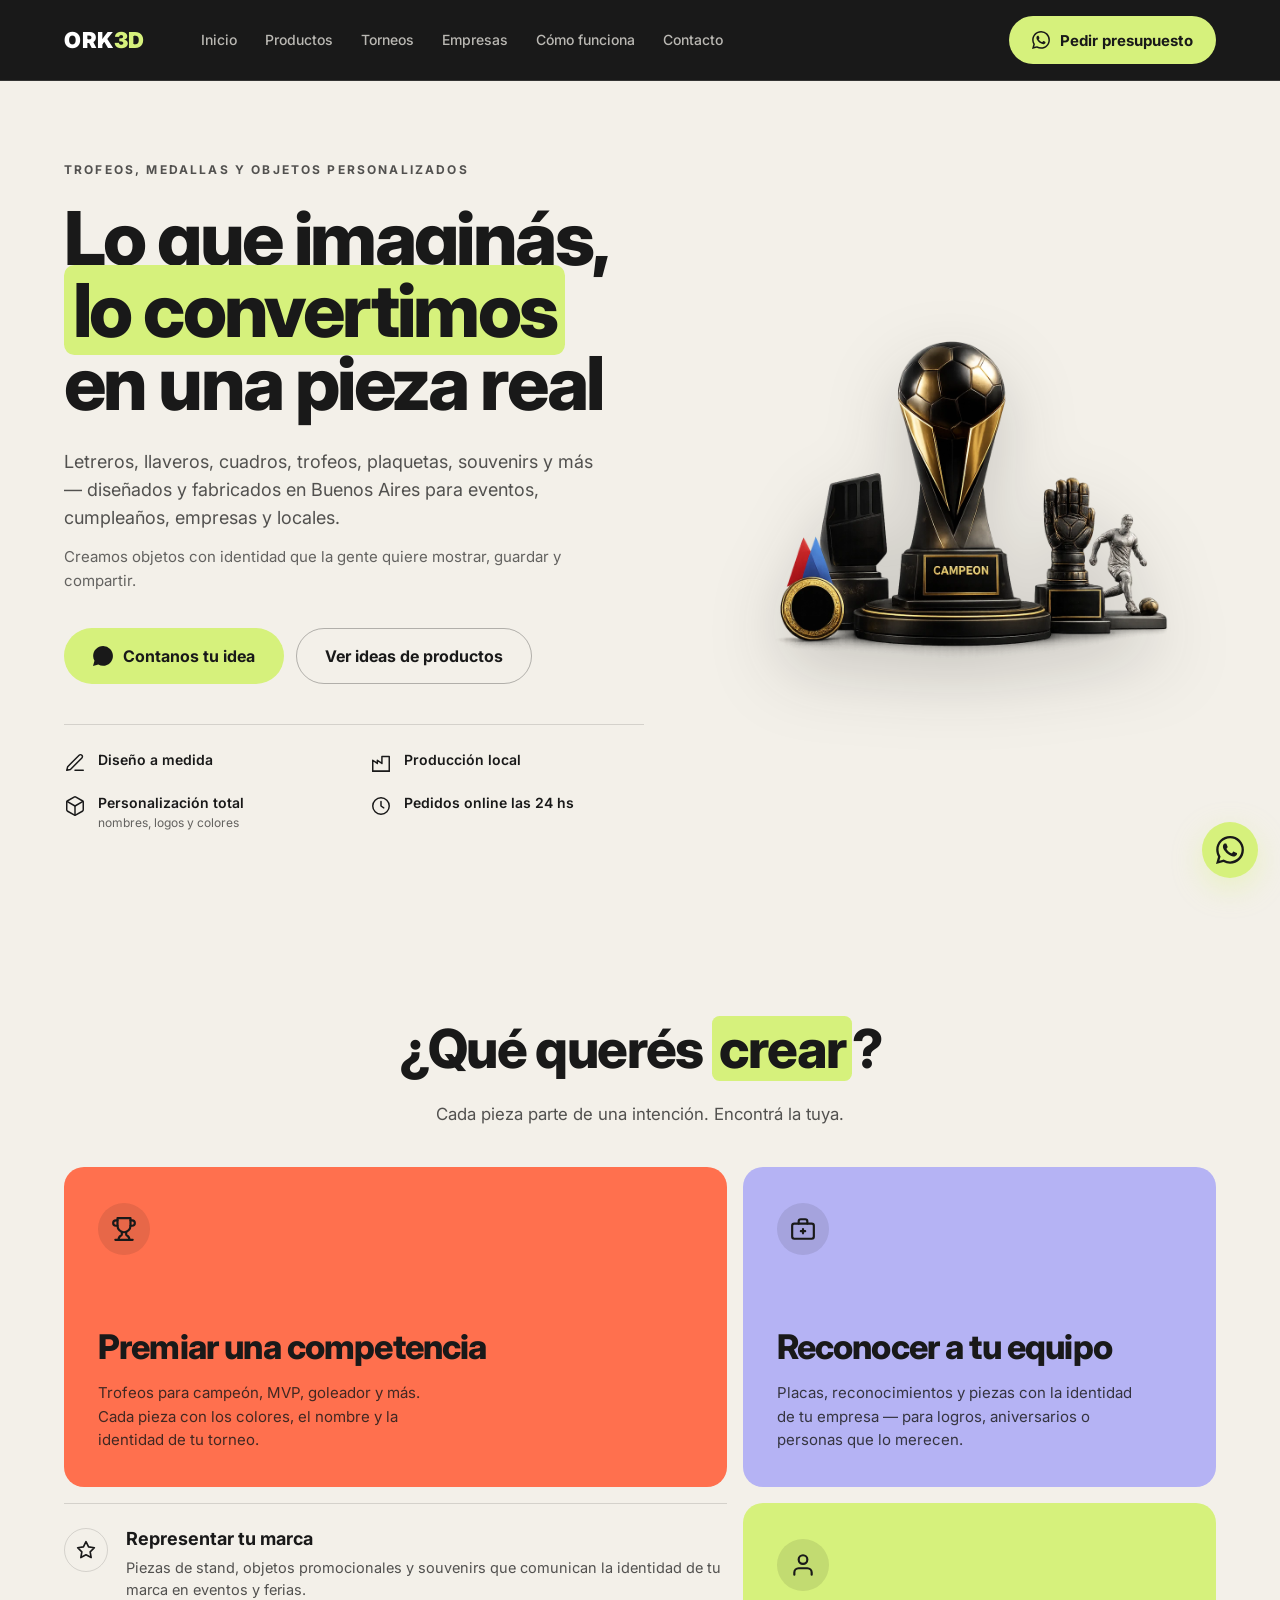
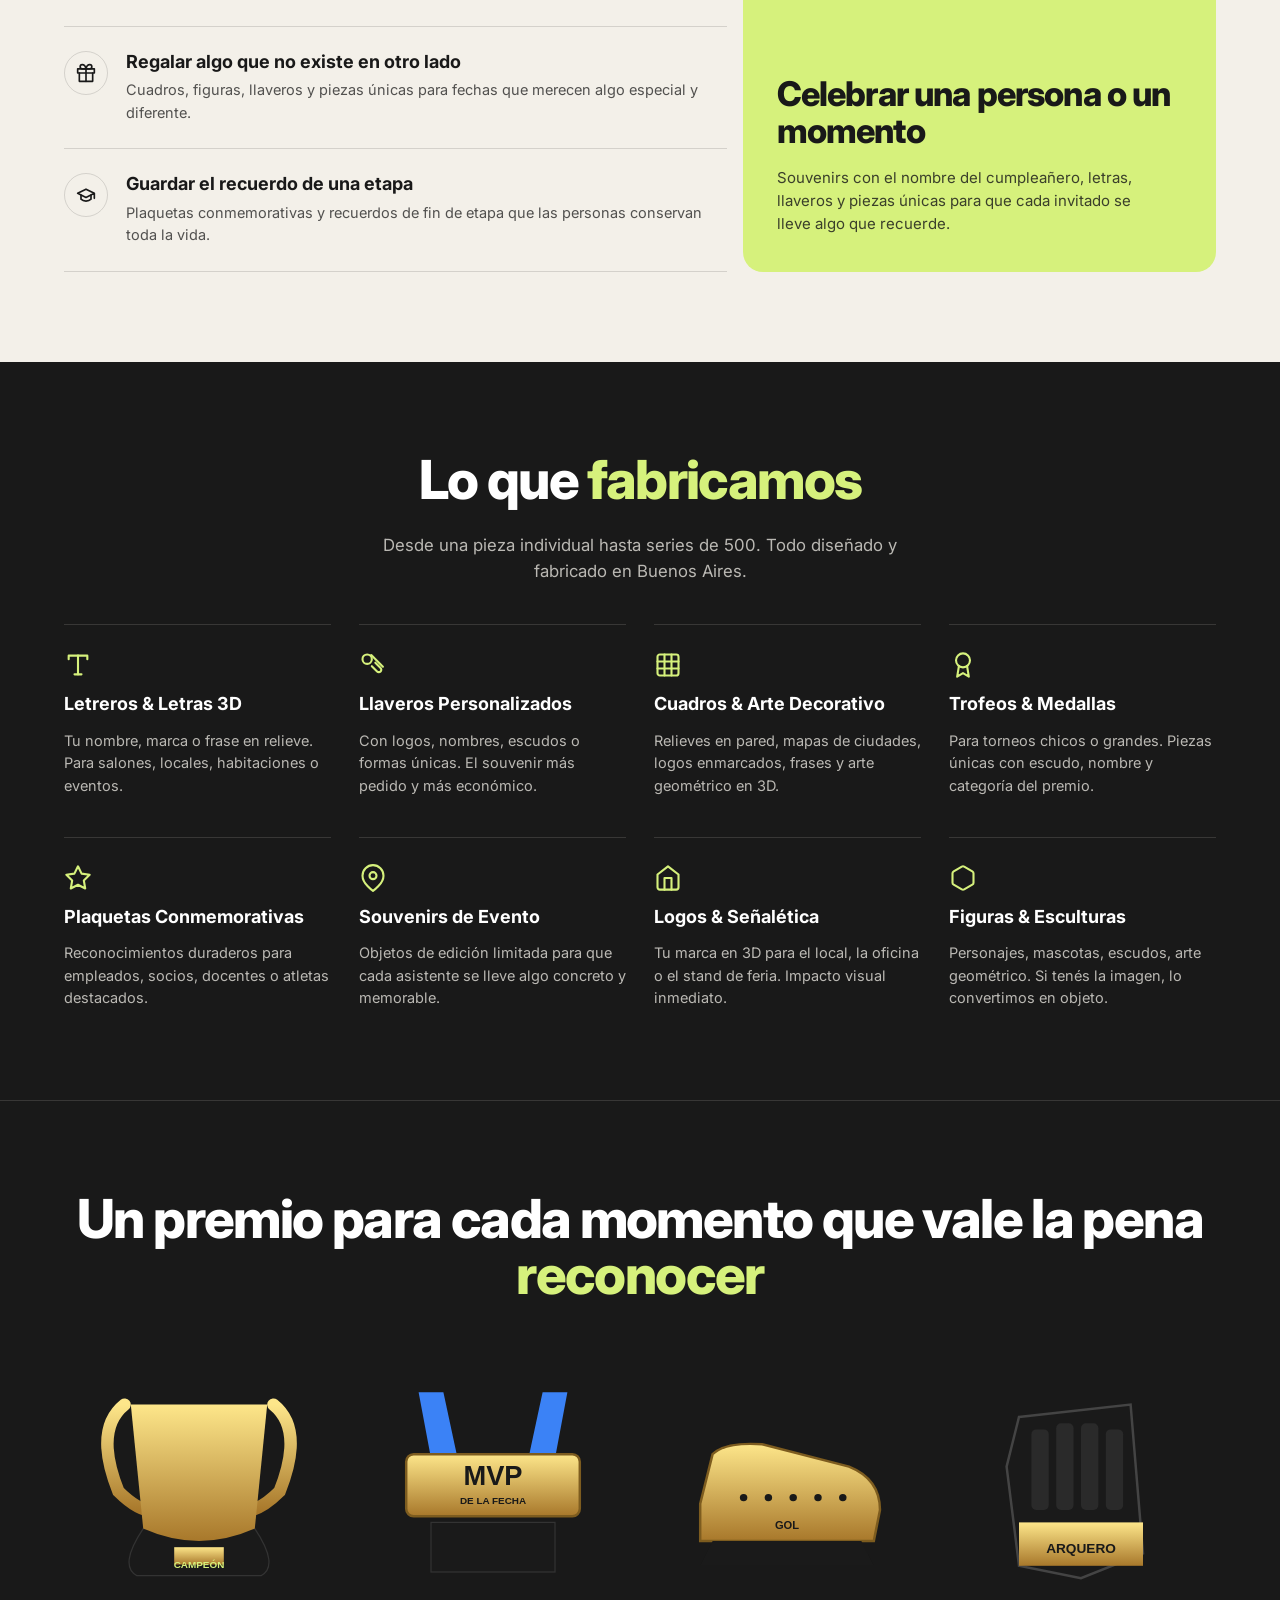
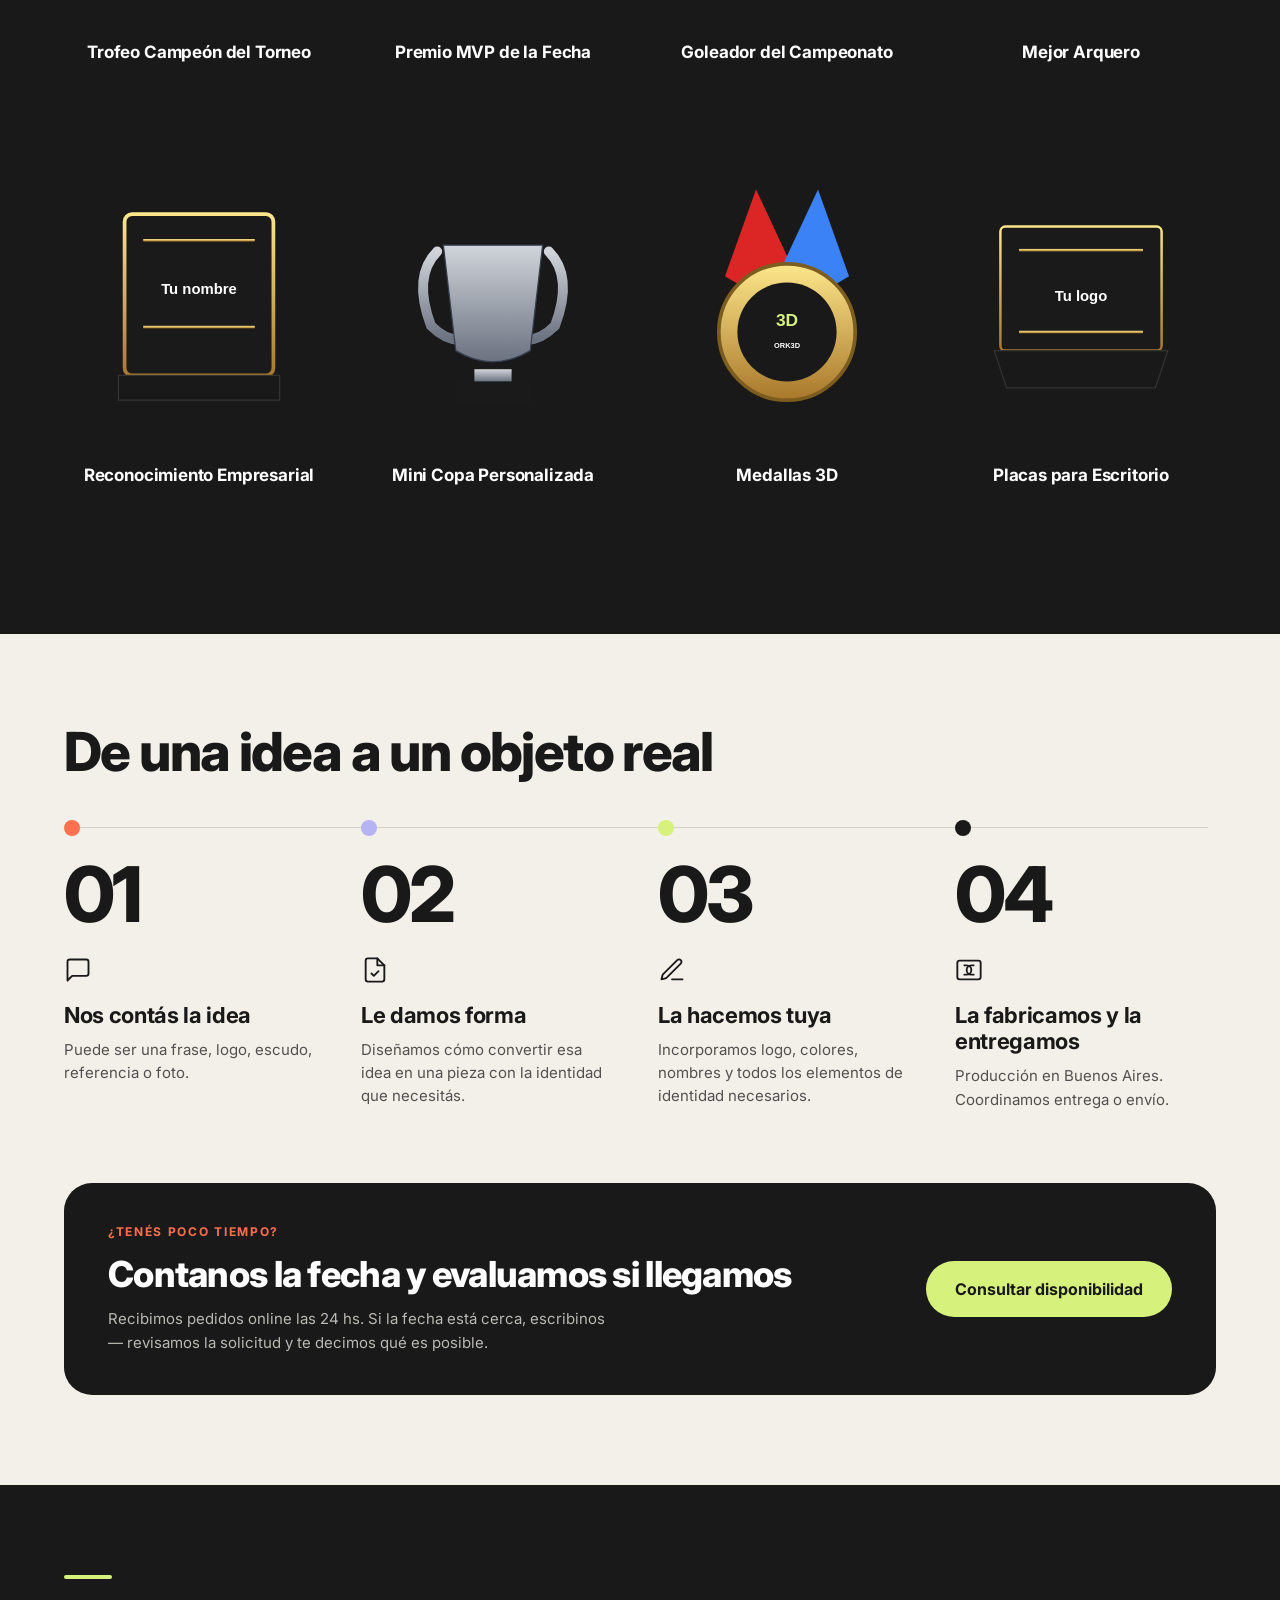
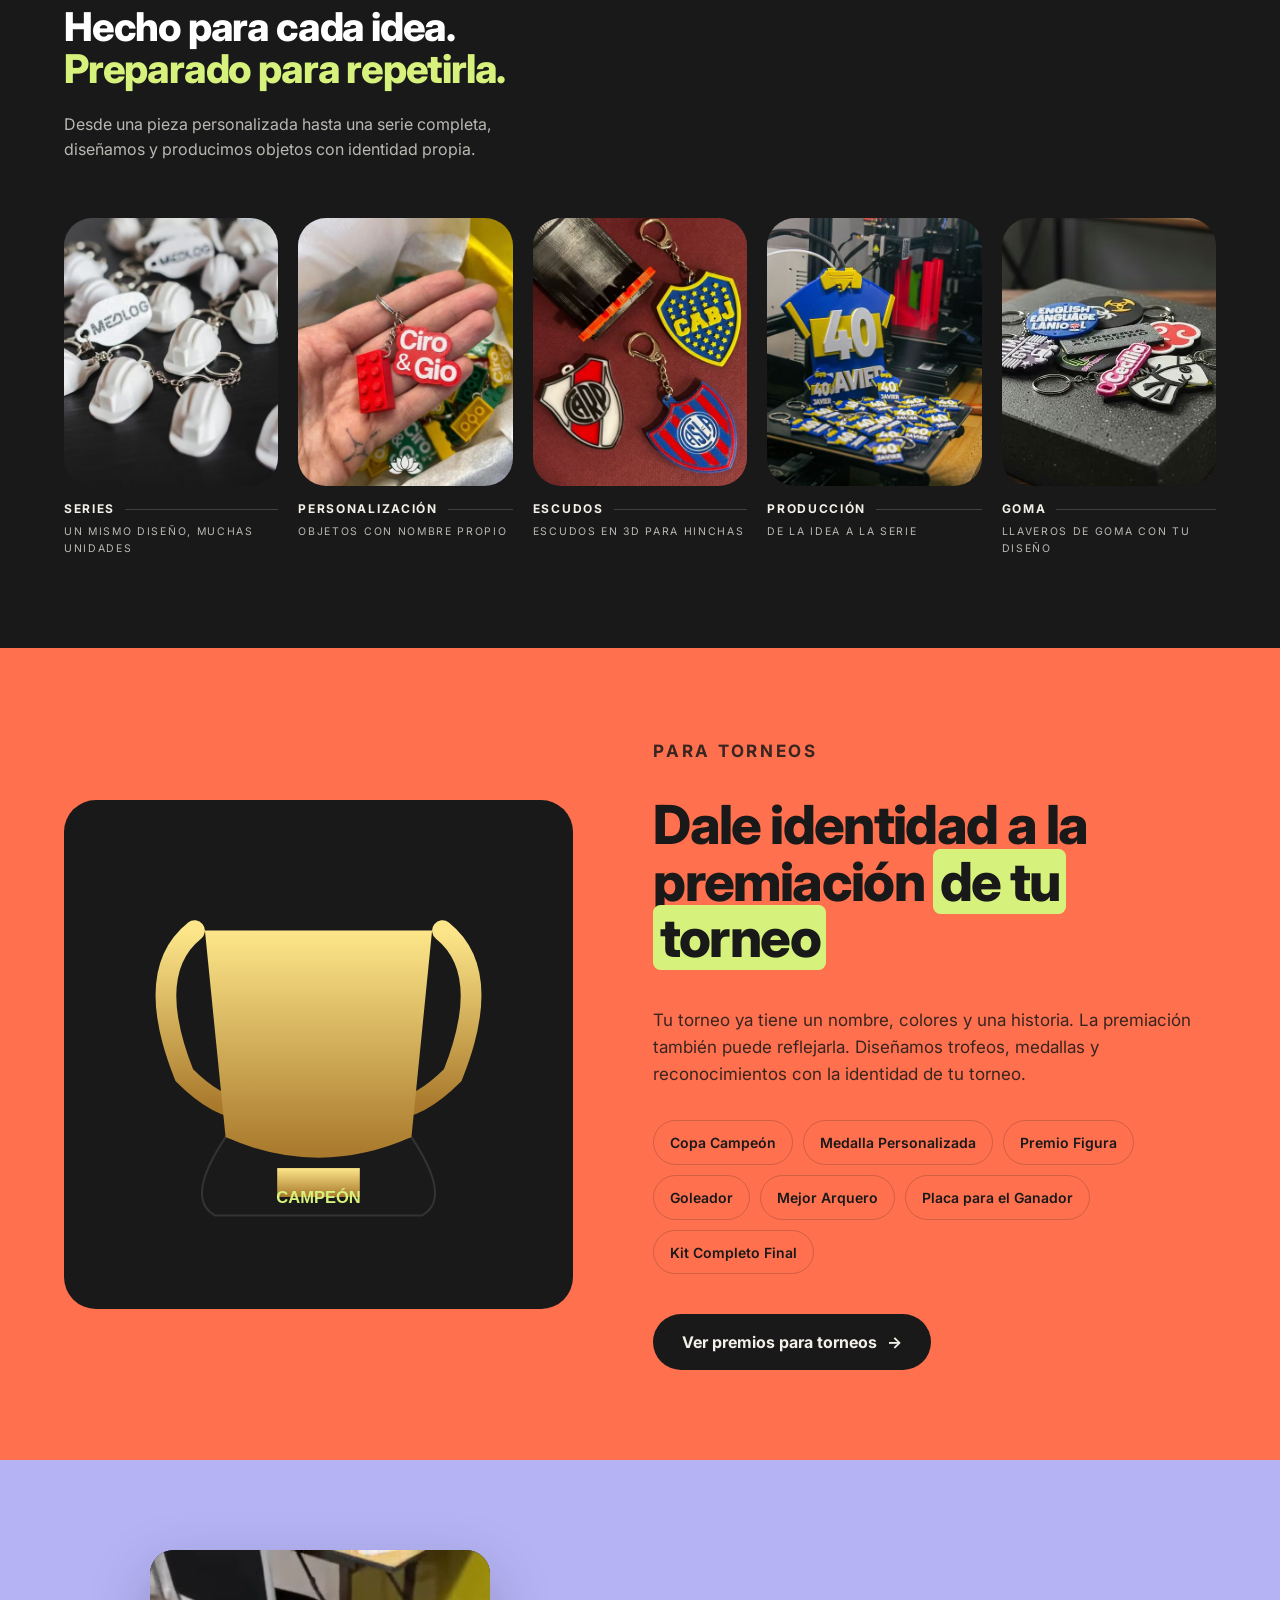
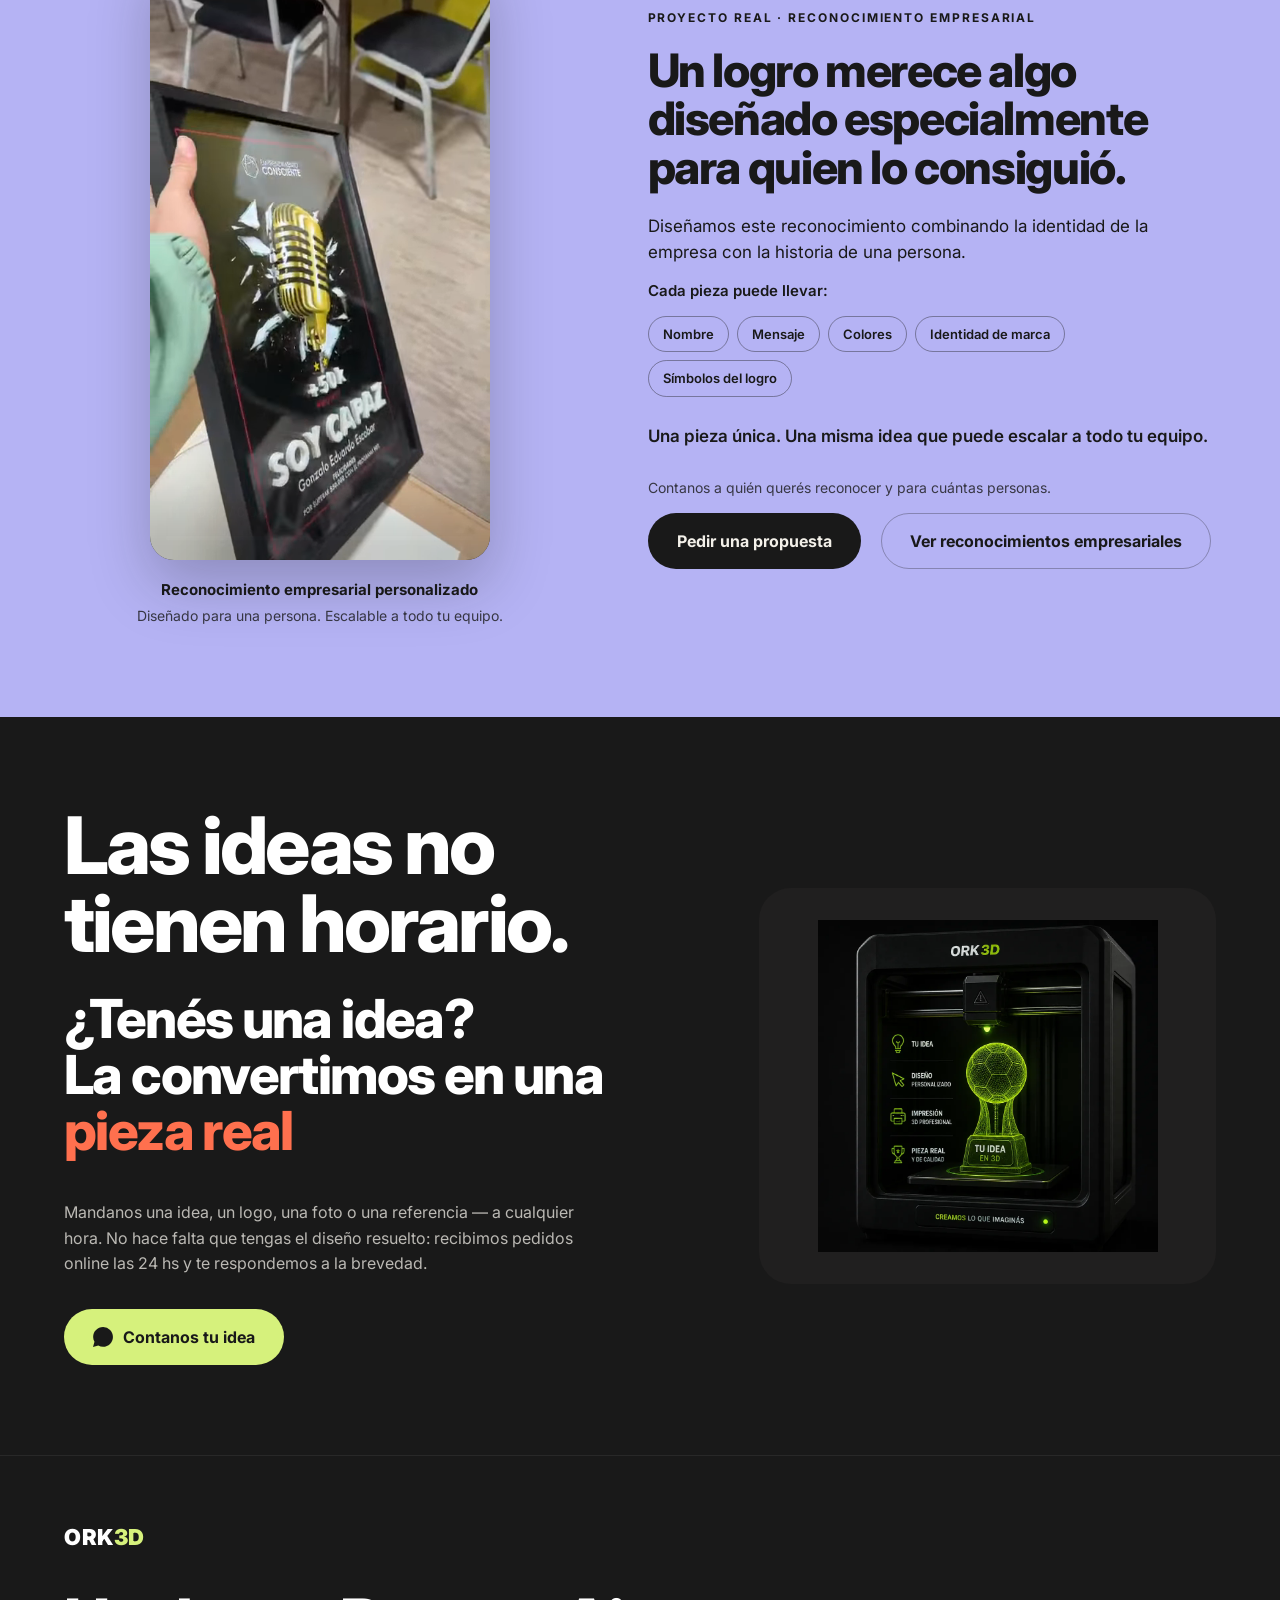
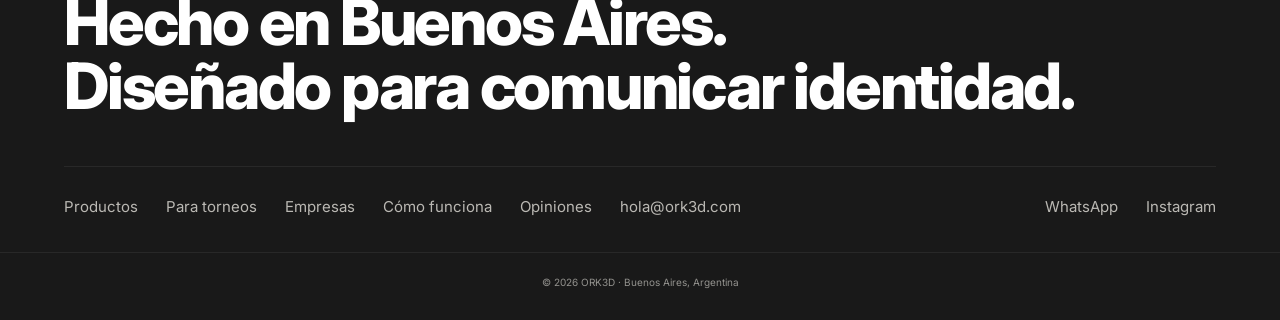
<file: index.html>
<!DOCTYPE html>
<html lang="es">
<head>
<meta charset="UTF-8" />
<meta name="viewport" content="width=device-width, initial-scale=1.0" />
<meta name="theme-color" content="#191919" />

<title>ORK3D · Trofeos, medallas y objetos 3D personalizados en Buenos Aires</title>
<meta name="description" content="Diseñamos trofeos, medallas, reconocimientos y objetos personalizados en Buenos Aires. Pedidos online las 24 hs, diseño a medida y producción local." />
<meta name="keywords" content="trofeos 3D, medallas personalizadas, premios torneos, impresión 3D Buenos Aires, regalos corporativos, ORK3D" />
<link rel="canonical" href="https://ork3d.com/" />

<meta property="og:type" content="website" />
<meta property="og:url" content="https://ork3d.com/" />
<meta property="og:title" content="ORK3D · Trofeos y objetos 3D personalizados" />
<meta property="og:description" content="Objetos con identidad: trofeos, reconocimientos y piezas personalizadas diseñadas y fabricadas en Buenos Aires." />
<meta property="og:image" content="https://ork3d.com/assets/img/og-cover.svg" />
<meta property="og:locale" content="es_AR" />

<meta name="twitter:card" content="summary_large_image" />
<meta name="twitter:title" content="ORK3D · Trofeos y objetos 3D personalizados" />
<meta name="twitter:description" content="Objetos con identidad: trofeos, reconocimientos y piezas personalizadas diseñadas y fabricadas en Buenos Aires." />
<meta name="twitter:image" content="https://ork3d.com/assets/img/og-cover.svg" />

<link rel="icon" type="image/svg+xml" href="/assets/img/favicon.svg" />
<link rel="preconnect" href="https://fonts.googleapis.com" />
<link rel="preconnect" href="https://fonts.gstatic.com" crossorigin />
<link href="https://fonts.googleapis.com/css2?family=Inter:wght@400;500;600;700;800;900&display=swap" rel="stylesheet" />
<link rel="stylesheet" href="/assets/css/styles.css?v=20" />

<script type="application/ld+json">
{
  "@context": "https://schema.org",
  "@type": "LocalBusiness",
  "name": "ORK3D",
  "description": "Diseño y fabricación de trofeos, medallas, reconocimientos y objetos personalizados en Buenos Aires.",
  "url": "https://ork3d.com",
  "telephone": "5491132543998",
  "areaServed": "Buenos Aires, Argentina",
  "address": {
    "@type": "PostalAddress",
    "addressLocality": "Buenos Aires",
    "addressCountry": "AR"
  }
}
</script>
</head>
<body>

<header class="nav" id="nav">
  <div class="container nav__inner">
    <a href="#hero" class="nav__logo" aria-label="ORK3D inicio">
      <span class="nav__logo-text">ORK<span class="accent">3D</span></span>
    </a>
    <nav class="nav__links" id="navLinks" aria-label="Navegación principal">
      <a href="#hero">Inicio</a>
      <a href="#fabricamos">Productos</a>
      <a href="/torneos">Torneos</a>
      <a href="#empresas">Empresas</a>
      <a href="#proceso">Cómo funciona</a>
      <a href="#contacto">Contacto</a>
    </nav>
    <a href="#" class="btn btn--primary nav__cta" data-wa>
      <svg viewBox="0 0 24 24" width="18" height="18" aria-hidden="true"><path fill="currentColor" d="M20.52 3.48A11.83 11.83 0 0 0 12.05 0C5.5 0 .18 5.32.18 11.87c0 2.09.55 4.13 1.6 5.93L0 24l6.34-1.66a11.86 11.86 0 0 0 5.7 1.45h.01c6.55 0 11.87-5.32 11.87-11.87 0-3.17-1.23-6.15-3.4-8.44Zm-8.47 18.27h-.01a9.85 9.85 0 0 1-5.02-1.37l-.36-.21-3.76.99 1-3.66-.23-.38a9.83 9.83 0 0 1-1.5-5.25c0-5.44 4.43-9.86 9.88-9.86 2.64 0 5.12 1.03 6.99 2.9a9.8 9.8 0 0 1 2.89 6.97c0 5.45-4.43 9.87-9.88 9.87Zm5.4-7.38c-.3-.15-1.76-.87-2.04-.97-.27-.1-.47-.15-.67.15s-.77.97-.94 1.17c-.17.2-.35.22-.65.07-.3-.15-1.27-.47-2.42-1.5-.89-.79-1.5-1.77-1.67-2.07-.17-.3-.02-.46.13-.61.13-.13.3-.35.45-.52.15-.17.2-.3.3-.5.1-.2.05-.37-.02-.52-.07-.15-.67-1.62-.92-2.22-.24-.58-.49-.5-.67-.51l-.57-.01c-.2 0-.52.07-.79.37s-1.04 1.02-1.04 2.49 1.07 2.89 1.22 3.09c.15.2 2.1 3.21 5.1 4.5.71.31 1.27.5 1.7.64.71.23 1.36.2 1.87.12.57-.08 1.76-.72 2-1.41.25-.7.25-1.29.18-1.41-.07-.13-.27-.2-.57-.35Z"/></svg>
      Pedir presupuesto
    </a>
    <button class="nav__toggle" id="navToggle" aria-label="Abrir menú" aria-expanded="false">
      <span></span><span></span><span></span>
    </button>
  </div>
</header>

<main>

<!-- HERO -->
<section class="hero hero--cream theme-cream" id="hero">
  <div class="container hero__inner">
    <div class="hero__copy">
      <p class="hero__eyebrow">Trofeos, medallas y objetos personalizados</p>
      <h1 class="hero__title">
        Lo que imaginás,
        <span class="hl">lo convertimos</span>
        en una pieza real
      </h1>
      <p class="hero__sub">
        Letreros, llaveros, cuadros, trofeos, plaquetas, souvenirs y más — diseñados y fabricados en Buenos Aires para eventos, cumpleaños, empresas y locales.
      </p>
      <p class="hero__pitch">
        Creamos objetos con identidad que la gente quiere mostrar, guardar y compartir.
      </p>
      <div class="hero__ctas">
        <a href="#" class="btn btn--primary btn--lg" data-wa>
          <svg viewBox="0 0 24 24" width="20" height="20" aria-hidden="true"><path fill="currentColor" d="M20.52 3.48A11.83 11.83 0 0 0 12.05 0C5.5 0 .18 5.32.18 11.87c0 2.09.55 4.13 1.6 5.93L0 24l6.34-1.66a11.86 11.86 0 0 0 5.7 1.45h.01c6.55 0 11.87-5.32 11.87-11.87 0-3.17-1.23-6.15-3.4-8.44Z"/></svg>
          Contanos tu idea
        </a>
        <a href="#productos" class="btn btn--ghost btn--lg">Ver ideas de productos</a>
      </div>
      <ul class="hero__micro">
        <li><svg viewBox="0 0 24 24" fill="none" stroke="currentColor" stroke-width="1.6" stroke-linecap="round" stroke-linejoin="round" aria-hidden="true"><path d="M12 20h9"/><path d="M16.5 3.5a2.121 2.121 0 0 1 3 3L7 19l-4 1 1-4Z"/></svg><span>Diseño a medida</span></li>
        <li><svg viewBox="0 0 24 24" fill="none" stroke="currentColor" stroke-width="1.6" stroke-linecap="round" stroke-linejoin="round" aria-hidden="true"><path d="M3 21V9l5 3.5V9l5 3.5V5h8v16z"/><path d="M3 21h18"/></svg><span>Producción local</span></li>
        <li><svg viewBox="0 0 24 24" fill="none" stroke="currentColor" stroke-width="1.6" stroke-linecap="round" stroke-linejoin="round" aria-hidden="true"><path d="M21 16V8a2 2 0 0 0-1-1.73l-7-4a2 2 0 0 0-2 0l-7 4A2 2 0 0 0 3 8v8a2 2 0 0 0 1 1.73l7 4a2 2 0 0 0 2 0l7-4A2 2 0 0 0 21 16z"/><path d="M3.27 6.96L12 12.01l8.73-5.05"/><path d="M12 22.08V12"/></svg><span>Personalización total<small>nombres, logos y colores</small></span></li>
        <li><svg viewBox="0 0 24 24" fill="none" stroke="currentColor" stroke-width="1.6" stroke-linecap="round" stroke-linejoin="round" aria-hidden="true"><circle cx="12" cy="12" r="9"/><path d="M12 7v5l3 2"/></svg><span>Pedidos online las 24&nbsp;hs</span></li>
      </ul>
    </div>
    <div class="hero__visual" aria-hidden="true">
      <picture>
        <source srcset="/assets/img/trofeos3D.webp?v=2" type="image/webp"/>
        <img src="/assets/img/trofeos3D.png?v=2" alt="" loading="eager" width="600" height="400" />
      </picture>
    </div>
  </div>
</section>

<!-- PARA CADA OCASIÓN -->
<section class="section theme-cream" id="ideal-para">
  <div class="container">
    <h2 class="section__title section__title--center" data-reveal>¿Qué querés <span class="hl">crear</span>?</h2>
    <p class="section__sub">Cada pieza parte de una intención. Encontrá la tuya.</p>
    <div class="ideal">
      <article class="ideal-tile ideal-tile--coral">
        <div class="ideal-tile__icon">
          <svg viewBox="0 0 24 24" fill="none" stroke="currentColor" stroke-width="2" stroke-linecap="round" stroke-linejoin="round" aria-hidden="true"><path d="M6 9H4.5a2.5 2.5 0 0 1 0-5H6"/><path d="M18 9h1.5a2.5 2.5 0 0 0 0-5H18"/><path d="M4 22h16"/><path d="M10 14.66V17c0 .55-.47.98-.97 1.21C7.85 18.75 7 20.24 7 22"/><path d="M14 14.66V17c0 .55.47.98.97 1.21C16.15 18.75 17 20.24 17 22"/><path d="M18 2H6v7a6 6 0 0 0 12 0V2Z"/></svg>
        </div>
        <h3>Premiar una competencia</h3>
        <p>Trofeos para campeón, MVP, goleador y más. Cada pieza con los colores, el nombre y la identidad de tu torneo.</p>
      </article>
      <article class="ideal-tile ideal-tile--lila">
        <div class="ideal-tile__icon">
          <svg viewBox="0 0 24 24" fill="none" stroke="currentColor" stroke-width="2" stroke-linecap="round" stroke-linejoin="round" aria-hidden="true"><rect x="2" y="7" width="20" height="14" rx="2"/><path d="M16 7V5a2 2 0 0 0-2-2h-4a2 2 0 0 0-2 2v2"/><line x1="12" y1="12" x2="12" y2="16"/><line x1="10" y1="14" x2="14" y2="14"/></svg>
        </div>
        <h3>Reconocer a tu equipo</h3>
        <p>Placas, reconocimientos y piezas con la identidad de tu empresa — para logros, aniversarios o personas que lo merecen.</p>
      </article>
      <ul class="ideal-list">
        <li class="ideal-list__item">
          <span class="ideal-list__ico"><svg viewBox="0 0 24 24" fill="none" stroke="currentColor" stroke-width="2" stroke-linecap="round" stroke-linejoin="round" aria-hidden="true"><polygon points="12 2 15.09 8.26 22 9.27 17 14.14 18.18 21.02 12 17.77 5.82 21.02 7 14.14 2 9.27 8.91 8.26 12 2"/></svg></span>
          <div>
            <h3>Representar tu marca</h3>
            <p>Piezas de stand, objetos promocionales y souvenirs que comunican la identidad de tu marca en eventos y ferias.</p>
          </div>
        </li>
        <li class="ideal-list__item">
          <span class="ideal-list__ico"><svg viewBox="0 0 24 24" fill="none" stroke="currentColor" stroke-width="2" stroke-linecap="round" stroke-linejoin="round" aria-hidden="true"><polyline points="20 12 20 22 4 22 4 12"/><rect x="2" y="7" width="20" height="5"/><line x1="12" y1="22" x2="12" y2="7"/><path d="M12 7H7.5a2.5 2.5 0 0 1 0-5C11 2 12 7 12 7Z"/><path d="M12 7h4.5a2.5 2.5 0 0 0 0-5C13 2 12 7 12 7Z"/></svg></span>
          <div>
            <h3>Regalar algo que no existe en otro lado</h3>
            <p>Cuadros, figuras, llaveros y piezas únicas para fechas que merecen algo especial y diferente.</p>
          </div>
        </li>
        <li class="ideal-list__item">
          <span class="ideal-list__ico"><svg viewBox="0 0 24 24" fill="none" stroke="currentColor" stroke-width="2" stroke-linecap="round" stroke-linejoin="round" aria-hidden="true"><path d="M22 10v6M2 10l10-5 10 5-10 5z"/><path d="M6 12v5c3 3 9 3 12 0v-5"/></svg></span>
          <div>
            <h3>Guardar el recuerdo de una etapa</h3>
            <p>Plaquetas conmemorativas y recuerdos de fin de etapa que las personas conservan toda la vida.</p>
          </div>
        </li>
      </ul>
      <article class="ideal-tile ideal-tile--lima">
        <div class="ideal-tile__icon">
          <svg viewBox="0 0 24 24" fill="none" stroke="currentColor" stroke-width="2" stroke-linecap="round" stroke-linejoin="round" aria-hidden="true"><path d="M20 21v-2a4 4 0 0 0-4-4H8a4 4 0 0 0-4 4v2"/><circle cx="12" cy="7" r="4"/></svg>
        </div>
        <h3>Celebrar una persona o un momento</h3>
        <p>Souvenirs con el nombre del cumpleañero, letras, llaveros y piezas únicas para que cada invitado se lleve algo que recuerde.</p>
      </article>
    </div>
  </div>
</section>

<!-- LO QUE FABRICAMOS -->
<section class="section theme-ink" id="fabricamos">
  <div class="container">
    <h2 class="section__title section__title--center" data-reveal>Lo que <span class="accent">fabricamos</span></h2>
    <p class="section__sub">Desde una pieza individual hasta series de 500. Todo diseñado y fabricado en Buenos Aires.</p>
    <div class="grid grid--4 grid--fab">
      <article class="card-fab">
        <div class="card-fab__icon"><svg width="28" height="28" viewBox="0 0 24 24" fill="none" stroke="currentColor" stroke-width="1.8" stroke-linecap="round" stroke-linejoin="round"><polyline points="4 7 4 4 20 4 20 7"/><line x1="9" y1="20" x2="15" y2="20"/><line x1="12" y1="4" x2="12" y2="20"/></svg></div>
        <h3>Letreros & Letras 3D</h3>
        <p>Tu nombre, marca o frase en relieve. Para salones, locales, habitaciones o eventos.</p>
      </article>
      <article class="card-fab">
        <div class="card-fab__icon"><svg width="28" height="28" viewBox="0 0 24 24" fill="none" stroke="currentColor" stroke-width="1.8" stroke-linecap="round" stroke-linejoin="round"><circle cx="7" cy="7" r="4"/><path d="M10.5 3.5l10 10"/><path d="M14 10l4.5 4.5a2.12 2.12 0 0 1-3 3L11 13"/></svg></div>
        <h3>Llaveros Personalizados</h3>
        <p>Con logos, nombres, escudos o formas únicas. El souvenir más pedido y más económico.</p>
      </article>
      <article class="card-fab">
        <div class="card-fab__icon"><svg width="28" height="28" viewBox="0 0 24 24" fill="none" stroke="currentColor" stroke-width="1.8" stroke-linecap="round" stroke-linejoin="round"><rect x="3" y="3" width="18" height="18" rx="2"/><path d="M3 9h18M3 15h18M9 3v18M15 3v18"/></svg></div>
        <h3>Cuadros & Arte Decorativo</h3>
        <p>Relieves en pared, mapas de ciudades, logos enmarcados, frases y arte geométrico en 3D.</p>
      </article>
      <article class="card-fab">
        <div class="card-fab__icon"><svg width="28" height="28" viewBox="0 0 24 24" fill="none" stroke="currentColor" stroke-width="1.8" stroke-linecap="round" stroke-linejoin="round"><circle cx="12" cy="8" r="6"/><path d="M15.477 12.89L17 22l-5-3-5 3 1.523-9.11"/></svg></div>
        <h3>Trofeos & Medallas</h3>
        <p>Para torneos chicos o grandes. Piezas únicas con escudo, nombre y categoría del premio.</p>
      </article>
      <article class="card-fab">
        <div class="card-fab__icon"><svg width="28" height="28" viewBox="0 0 24 24" fill="none" stroke="currentColor" stroke-width="1.8" stroke-linecap="round" stroke-linejoin="round"><path d="M12 2l3.09 6.26L22 9.27l-5 4.87 1.18 6.88L12 17.77l-6.18 3.25L7 14.14 2 9.27l6.91-1.01L12 2z"/></svg></div>
        <h3>Plaquetas Conmemorativas</h3>
        <p>Reconocimientos duraderos para empleados, socios, docentes o atletas destacados.</p>
      </article>
      <article class="card-fab">
        <div class="card-fab__icon"><svg width="28" height="28" viewBox="0 0 24 24" fill="none" stroke="currentColor" stroke-width="1.8" stroke-linecap="round" stroke-linejoin="round"><path d="M21 10c0 7-9 13-9 13s-9-6-9-13a9 9 0 0 1 18 0z"/><circle cx="12" cy="10" r="3"/></svg></div>
        <h3>Souvenirs de Evento</h3>
        <p>Objetos de edición limitada para que cada asistente se lleve algo concreto y memorable.</p>
      </article>
      <article class="card-fab">
        <div class="card-fab__icon"><svg width="28" height="28" viewBox="0 0 24 24" fill="none" stroke="currentColor" stroke-width="1.8" stroke-linecap="round" stroke-linejoin="round"><path d="M3 9l9-7 9 7v11a2 2 0 0 1-2 2H5a2 2 0 0 1-2-2z"/><polyline points="9 22 9 12 15 12 15 22"/></svg></div>
        <h3>Logos & Señalética</h3>
        <p>Tu marca en 3D para el local, la oficina o el stand de feria. Impacto visual inmediato.</p>
      </article>
      <article class="card-fab">
        <div class="card-fab__icon"><svg width="28" height="28" viewBox="0 0 24 24" fill="none" stroke="currentColor" stroke-width="1.8" stroke-linecap="round" stroke-linejoin="round"><path d="M21 16V8a2 2 0 0 0-1-1.73l-7-4a2 2 0 0 0-2 0l-7 4A2 2 0 0 0 3 8v8a2 2 0 0 0 1 1.73l7 4a2 2 0 0 0 2 0l7-4A2 2 0 0 0 21 16z"/></svg></div>
        <h3>Figuras & Esculturas</h3>
        <p>Personajes, mascotas, escudos, arte geométrico. Si tenés la imagen, lo convertimos en objeto.</p>
      </article>
    </div>
  </div>
</section>

<!-- PRODUCTOS -->
<section class="section theme-ink" id="productos">
  <div class="container">
    <h2 class="section__title section__title--center" data-reveal>
      Un premio para cada momento que vale la pena <span class="accent">reconocer</span>
    </h2>
    <div class="grid grid--4 grid--products">
      <article class="card-product">
        <div class="card-product__img"><img src="/assets/img/p-trofeo-campeon.svg?v=2" alt="Trofeo campeón del torneo" loading="lazy" width="200" height="200"/></div>
        <h3>Trofeo Campeón del Torneo</h3>
        <a href="https://wa.me/5491132543998?text=Hola%20ORK3D%20%F0%9F%91%8B%0A%0AQuiero%20consultar%20por%20el%20*Trofeo%20Campe%C3%B3n%20del%20Torneo*.%0A%0A*Lo%20necesito%20para%3A*%20%0A*Fecha%20del%20evento%3A*%20%0A*Cantidad%3A*%20%0A*Quiero%20personalizarlo%20con%3A*%20"
           class="card-product__cta" target="_blank" rel="noopener"
           data-product-id="trofeo-campeon" data-product-name="Trofeo Campeón del Torneo"
           aria-label="Consultar Trofeo Campeón del Torneo por WhatsApp">Consultar este premio</a>
      </article>
      <article class="card-product">
        <div class="card-product__img"><img src="/assets/img/p-mvp.svg?v=2" alt="Premio MVP de la fecha" loading="lazy" width="200" height="200"/></div>
        <h3>Premio MVP de la Fecha</h3>
        <a href="https://wa.me/5491132543998?text=Hola%20ORK3D%20%F0%9F%91%8B%0A%0AQuiero%20consultar%20por%20el%20*Premio%20MVP%20de%20la%20Fecha*.%0A%0A*Lo%20necesito%20para%3A*%20%0A*Fecha%3A*%20%0A*Cantidad%3A*%20%0A*Quiero%20personalizarlo%20con%3A*%20"
           class="card-product__cta" target="_blank" rel="noopener"
           data-product-id="mvp" data-product-name="Premio MVP de la Fecha"
           aria-label="Consultar Premio MVP de la Fecha por WhatsApp">Consultar este premio</a>
      </article>
      <article class="card-product">
        <div class="card-product__img"><img src="/assets/img/p-goleador.svg?v=2" alt="Premio goleador del campeonato" loading="lazy" width="200" height="200"/></div>
        <h3>Goleador del Campeonato</h3>
        <a href="https://wa.me/5491132543998?text=Hola%20ORK3D%20%F0%9F%91%8B%0A%0AQuiero%20consultar%20por%20el%20premio%20*Goleador%20del%20Campeonato*.%0A%0A*Lo%20necesito%20para%3A*%20%0A*Fecha%20del%20evento%3A*%20%0A*Cantidad%3A*%20%0A*Quiero%20personalizarlo%20con%3A*%20"
           class="card-product__cta" target="_blank" rel="noopener"
           data-product-id="goleador" data-product-name="Goleador del Campeonato"
           aria-label="Consultar premio Goleador del Campeonato por WhatsApp">Consultar este premio</a>
      </article>
      <article class="card-product">
        <div class="card-product__img"><img src="/assets/img/p-arquero.svg?v=2" alt="Premio mejor arquero" loading="lazy" width="200" height="200"/></div>
        <h3>Mejor Arquero</h3>
        <a href="https://wa.me/5491132543998?text=Hola%20ORK3D%20%F0%9F%91%8B%0A%0AQuiero%20consultar%20por%20el%20premio%20*Mejor%20Arquero*.%0A%0A*Lo%20necesito%20para%3A*%20%0A*Fecha%20del%20evento%3A*%20%0A*Cantidad%3A*%20%0A*Quiero%20personalizarlo%20con%3A*%20"
           class="card-product__cta" target="_blank" rel="noopener"
           data-product-id="arquero" data-product-name="Mejor Arquero"
           aria-label="Consultar premio Mejor Arquero por WhatsApp">Consultar este premio</a>
      </article>
      <article class="card-product">
        <div class="card-product__img"><img src="/assets/img/p-empresarial.svg?v=2" alt="Reconocimiento empresarial" loading="lazy" width="200" height="200"/></div>
        <h3>Reconocimiento Empresarial</h3>
        <a href="https://wa.me/5491132543998?text=Hola%20ORK3D%20%F0%9F%91%8B%0A%0AQuiero%20consultar%20por%20un%20*Reconocimiento%20Empresarial*.%0A%0A*Es%20para%3A*%20%0A*Fecha%20de%20entrega%3A*%20%0A*Cantidad%3A*%20%0A*Quiero%20personalizarlo%20con%3A*%20"
           class="card-product__cta" target="_blank" rel="noopener"
           data-product-id="empresarial" data-product-name="Reconocimiento Empresarial"
           aria-label="Consultar Reconocimiento Empresarial por WhatsApp">Consultar este premio</a>
      </article>
      <article class="card-product">
        <div class="card-product__img"><img src="/assets/img/p-minicopa.svg?v=2" alt="Mini copa personalizada" loading="lazy" width="200" height="200"/></div>
        <h3>Mini Copa Personalizada</h3>
        <a href="https://wa.me/5491132543998?text=Hola%20ORK3D%20%F0%9F%91%8B%0A%0AQuiero%20consultar%20por%20una%20*Mini%20Copa%20Personalizada*.%0A%0A*La%20necesito%20para%3A*%20%0A*Fecha%3A*%20%0A*Cantidad%3A*%20%0A*Quiero%20personalizarla%20con%3A*%20"
           class="card-product__cta" target="_blank" rel="noopener"
           data-product-id="minicopa" data-product-name="Mini Copa Personalizada"
           aria-label="Consultar Mini Copa Personalizada por WhatsApp">Consultar este premio</a>
      </article>
      <article class="card-product">
        <div class="card-product__img"><img src="/assets/img/p-medallas.svg?v=2" alt="Medallas 3D" loading="lazy" width="200" height="200"/></div>
        <h3>Medallas 3D</h3>
        <a href="https://wa.me/5491132543998?text=Hola%20ORK3D%20%F0%9F%91%8B%0A%0AQuiero%20consultar%20por%20*Medallas%203D*.%0A%0A*Las%20necesito%20para%3A*%20%0A*Fecha%3A*%20%0A*Cantidad%3A*%20%0A*Quiero%20personalizarlas%20con%3A*%20"
           class="card-product__cta" target="_blank" rel="noopener"
           data-product-id="medallas" data-product-name="Medallas 3D"
           aria-label="Consultar Medallas 3D por WhatsApp">Consultar este premio</a>
      </article>
      <article class="card-product">
        <div class="card-product__img"><img src="/assets/img/p-placas.svg?v=2" alt="Placas para escritorio" loading="lazy" width="200" height="200"/></div>
        <h3>Placas para Escritorio</h3>
        <a href="https://wa.me/5491132543998?text=Hola%20ORK3D%20%F0%9F%91%8B%0A%0AQuiero%20consultar%20por%20*Placas%20para%20Escritorio*.%0A%0A*Las%20necesito%20para%3A*%20%0A*Fecha%3A*%20%0A*Cantidad%3A*%20%0A*Quiero%20personalizarlas%20con%3A*%20"
           class="card-product__cta" target="_blank" rel="noopener"
           data-product-id="placas" data-product-name="Placas para Escritorio"
           aria-label="Consultar Placas para Escritorio por WhatsApp">Consultar este premio</a>
      </article>
    </div>
  </div>
</section>

<!-- PROCESO -->
<section class="section theme-cream" id="proceso">
  <div class="container">
    <h2 class="section__title" data-reveal>De una idea a un objeto real</h2>
    <ol class="journey">
      <li class="journey__step journey__step--coral" data-reveal>
        <span class="journey__num">01</span>
        <div class="journey__icon" aria-hidden="true">
          <svg viewBox="0 0 24 24" fill="none" stroke="currentColor" stroke-width="1.6" stroke-linecap="round" stroke-linejoin="round"><path d="M21 15a2 2 0 0 1-2 2H7l-4 4V5a2 2 0 0 1 2-2h14a2 2 0 0 1 2 2z"/></svg>
        </div>
        <h3>Nos contás la idea</h3>
        <p>Puede ser una frase, logo, escudo, referencia o foto.</p>
      </li>
      <li class="journey__step journey__step--lila" data-reveal>
        <span class="journey__num">02</span>
        <div class="journey__icon" aria-hidden="true">
          <svg viewBox="0 0 24 24" fill="none" stroke="currentColor" stroke-width="1.6" stroke-linecap="round" stroke-linejoin="round"><path d="M14 2H6a2 2 0 0 0-2 2v16a2 2 0 0 0 2 2h12a2 2 0 0 0 2-2V8z"/><polyline points="14 2 14 8 20 8"/><polyline points="9 15 11 17 15 13"/></svg>
        </div>
        <h3>Le damos forma</h3>
        <p>Diseñamos cómo convertir esa idea en una pieza con la identidad que necesitás.</p>
      </li>
      <li class="journey__step journey__step--lima" data-reveal>
        <span class="journey__num">03</span>
        <div class="journey__icon" aria-hidden="true">
          <svg viewBox="0 0 24 24" fill="none" stroke="currentColor" stroke-width="1.6" stroke-linecap="round" stroke-linejoin="round"><path d="M12 20h9"/><path d="M16.5 3.5a2.121 2.121 0 0 1 3 3L7 19l-4 1 1-4Z"/></svg>
        </div>
        <h3>La hacemos tuya</h3>
        <p>Incorporamos logo, colores, nombres y todos los elementos de identidad necesarios.</p>
      </li>
      <li class="journey__step journey__step--ink" data-reveal>
        <span class="journey__num">04</span>
        <div class="journey__icon" aria-hidden="true">
          <svg viewBox="0 0 24 24" fill="none" stroke="currentColor" stroke-width="1.6" stroke-linecap="round" stroke-linejoin="round"><path d="M16 16h-2a4 4 0 0 1 0-8h2"/><path d="M8 16h2a4 4 0 0 0 0-8H8"/><rect x="2" y="4" width="20" height="16" rx="2"/></svg>
        </div>
        <h3>La fabricamos y la entregamos</h3>
        <p>Producción en Buenos Aires. Coordinamos entrega o envío.</p>
      </li>
    </ol>
    <div class="urgent-strip" data-reveal>
      <div class="urgent-strip__copy">
        <p class="urgent-strip__label">¿Tenés poco tiempo?</p>
        <h3 class="urgent-strip__title">Contanos la fecha y evaluamos si llegamos</h3>
        <p class="urgent-strip__desc">Recibimos pedidos online las 24 hs. Si la fecha está cerca, escribinos — revisamos la solicitud y te decimos qué es posible.</p>
      </div>
      <a href="#"
         class="btn btn--primary btn--lg"
         data-wa
         data-wa-source="process_urgent"
         data-wa-msg="Hola ORK3D &#x1F44B;&#10;Necesito consultar disponibilidad para un pedido con fecha cercana.&#10;&#10;Fecha del evento: &#10;Tipo de pieza: &#10;Cantidad: "
         data-track="click_urgent_order"
         data-track-source="process_urgent">
        Consultar disponibilidad
      </a>
    </div>
  </div>
</section>

<!-- PIEZAS REALES -->
<section class="section theme-ink" id="piezas" aria-labelledby="piezas-titulo">
  <div class="container piezas">
    <div class="piezas__col">
      <div class="piezas__intro">
        <span class="piezas__bar" aria-hidden="true"></span>
        <h2 class="section__title piezas__title" id="piezas-titulo" data-reveal>Hecho para cada idea. <span class="accent">Preparado para repetirla.</span></h2>
        <p class="section__lead piezas__lead">Desde una pieza personalizada hasta una serie completa, diseñamos y producimos objetos con identidad propia.</p>
      </div>
    </div>
  </div>
  <div class="container piezas__galeria">
    <figure class="mosaic__item mosaic__item--galeria" data-reveal>
      <picture>
        <source type="image/avif" sizes="(min-width: 1100px) 19vw, 50vw" srcset="/assets/img/fotos/piezas-serie-medlog-480.avif 480w, /assets/img/fotos/piezas-serie-medlog-800.avif 800w">
        <source type="image/webp" sizes="(min-width: 1100px) 19vw, 50vw" srcset="/assets/img/fotos/piezas-serie-medlog-480.webp 480w, /assets/img/fotos/piezas-serie-medlog-800.webp 800w">
        <img src="/assets/img/fotos/piezas-serie-medlog-800.webp" width="800" height="1000" loading="lazy" decoding="async" alt="Llaveros con forma de casco blanco impresos en 3D, uno con una etiqueta con el logo de la empresa">
      </picture>
      <figcaption class="mosaic__label">
        <span class="mosaic__head">
          <span class="mosaic__name">Series</span>
          <span class="mosaic__rule" aria-hidden="true"></span>
        </span>
        <span class="mosaic__caption">Un mismo diseño, muchas unidades</span>
      </figcaption>
    </figure>
    <figure class="mosaic__item mosaic__item--galeria" data-reveal>
      <picture>
        <source type="image/avif" sizes="(min-width: 1100px) 19vw, 50vw" srcset="/assets/img/fotos/piezas-personalizado-lego-480.avif 480w, /assets/img/fotos/piezas-personalizado-lego-800.avif 800w">
        <source type="image/webp" sizes="(min-width: 1100px) 19vw, 50vw" srcset="/assets/img/fotos/piezas-personalizado-lego-480.webp 480w, /assets/img/fotos/piezas-personalizado-lego-800.webp 800w">
        <img src="/assets/img/fotos/piezas-personalizado-lego-800.webp" width="800" height="1000" loading="lazy" decoding="async" alt="Llavero rojo con forma de ladrillo y una placa con texto personalizado, sostenido en una mano">
      </picture>
      <figcaption class="mosaic__label">
        <span class="mosaic__head">
          <span class="mosaic__name">Personalización</span>
          <span class="mosaic__rule" aria-hidden="true"></span>
        </span>
        <span class="mosaic__caption">Objetos con nombre propio</span>
      </figcaption>
    </figure>
    <figure class="mosaic__item mosaic__item--galeria" data-reveal>
      <picture>
        <source type="image/avif" sizes="(min-width: 1100px) 19vw, 50vw" srcset="/assets/img/fotos/piezas-escudos-480.avif 480w, /assets/img/fotos/piezas-escudos-800.avif 800w">
        <source type="image/webp" sizes="(min-width: 1100px) 19vw, 50vw" srcset="/assets/img/fotos/piezas-escudos-480.webp 480w, /assets/img/fotos/piezas-escudos-800.webp 800w">
        <img src="/assets/img/fotos/piezas-escudos-800.webp" width="800" height="1067" loading="lazy" decoding="async" alt="Escudos de equipos de fútbol impresos en 3D, algunos con llavero">
      </picture>
      <figcaption class="mosaic__label">
        <span class="mosaic__head">
          <span class="mosaic__name">Escudos</span>
          <span class="mosaic__rule" aria-hidden="true"></span>
        </span>
        <span class="mosaic__caption">Escudos en 3D para hinchas</span>
      </figcaption>
    </figure>
    <figure class="mosaic__item mosaic__item--galeria" data-reveal>
      <picture>
        <source type="image/avif" sizes="(min-width: 1100px) 19vw, 50vw" srcset="/assets/img/fotos/piezas-camiseta-40-480.avif 480w, /assets/img/fotos/piezas-camiseta-40-800.avif 800w">
        <source type="image/webp" sizes="(min-width: 1100px) 19vw, 50vw" srcset="/assets/img/fotos/piezas-camiseta-40-480.webp 480w, /assets/img/fotos/piezas-camiseta-40-800.webp 800w">
        <img src="/assets/img/fotos/piezas-camiseta-40-800.webp" width="800" height="1000" loading="lazy" decoding="async" alt="Camiseta azul y amarilla con el número 40 y un nombre, impresa en 3D junto a llaveros iguales">
      </picture>
      <figcaption class="mosaic__label">
        <span class="mosaic__head">
          <span class="mosaic__name">Producción</span>
          <span class="mosaic__rule" aria-hidden="true"></span>
        </span>
        <span class="mosaic__caption">De la idea a la serie</span>
      </figcaption>
    </figure>
    <figure class="mosaic__item mosaic__item--galeria" data-reveal>
      <picture>
        <source type="image/avif" sizes="(min-width: 1100px) 19vw, 50vw" srcset="/assets/img/fotos/piezas-goma-480.avif 480w, /assets/img/fotos/piezas-goma-800.avif 800w">
        <source type="image/webp" sizes="(min-width: 1100px) 19vw, 50vw" srcset="/assets/img/fotos/piezas-goma-480.webp 480w, /assets/img/fotos/piezas-goma-800.webp 800w">
        <img src="/assets/img/fotos/piezas-goma-800.webp" width="800" height="800" loading="lazy" decoding="async" alt="Llaveros de goma de colores con diseños variados sobre una base de piedra negra">
      </picture>
      <figcaption class="mosaic__label">
        <span class="mosaic__head">
          <span class="mosaic__name">Goma</span>
          <span class="mosaic__rule" aria-hidden="true"></span>
        </span>
        <span class="mosaic__caption">Llaveros de goma con tu diseño</span>
      </figcaption>
    </figure>
  </div>
</section>

<!-- TORNEOS -->
<section class="section theme-coral" id="torneos">
  <div class="container feature">
    <div class="feature__tile" aria-hidden="true" data-reveal>
      <img src="/assets/img/p-trofeo-campeon.svg?v=2" alt="" loading="lazy" width="520" height="520"/>
    </div>
    <div class="feature__copy">
      <p class="feature__eyebrow">Para torneos</p>
      <h2 class="section__title" data-reveal>
        Dale identidad a la premiación <span class="hl">de tu torneo</span>
      </h2>
      <p>Tu torneo ya tiene un nombre, colores y una historia. La premiación también puede reflejarla. Diseñamos trofeos, medallas y reconocimientos con la identidad de tu torneo.</p>
      <ul class="kit">
        <li><strong>Copa Campeón</strong></li>
        <li><strong>Medalla Personalizada</strong></li>
        <li><strong>Premio Figura</strong></li>
        <li><strong>Goleador</strong></li>
        <li><strong>Mejor Arquero</strong></li>
        <li><strong>Placa para el Ganador</strong></li>
        <li><strong>Kit Completo Final</strong></li>
      </ul>
      <a href="/torneos" class="btn btn--ink btn--lg btn--arrow">Ver premios para torneos</a>
    </div>
  </div>
</section>

<!-- EMPRESAS: caso real de reconocimiento empresarial. Reutiliza el video y las clases de /regalos-empresariales-fin-de-ano.
     Reemplaza la lista genérica de productos, que ya aparece en #productos. -->
<section class="section theme-lila caso-real" id="empresas" aria-labelledby="empresas-titulo">
  <div class="container caso-real__grid">
    <figure class="caso-real__figura">
      <div class="caso-real__marco">
        <video class="caso-real__video" width="464" height="832" muted playsinline controls preload="none" data-poster="/assets/img/caso-real/reconocimiento-empresarial-poster.webp" data-caso-video aria-label="Pieza real de reconocimiento empresarial: cuadro negro con un micrófono dorado en relieve y texto personalizado.">
          <source src="/assets/video/caso-real/reconocimiento-empresarial.webm" type="video/webm" />
          <source src="/assets/video/caso-real/reconocimiento-empresarial.mp4" type="video/mp4" />
          Tu navegador no puede reproducir este video.
        </video>
        <button type="button" class="btn btn--primary caso-real__play" data-caso-play hidden>Reproducir el video</button>
      </div>
      <figcaption class="caso-real__pie">
        <span class="caso-real__pie-titulo">Reconocimiento empresarial personalizado</span>
        <span class="caso-real__pie-sub">Diseñado para una persona. Escalable a todo tu equipo.</span>
      </figcaption>
    </figure>

    <div class="caso-real__texto">
      <p class="caso-real__eyebrow">PROYECTO REAL · RECONOCIMIENTO EMPRESARIAL</p>
      <h2 class="caso-real__titulo" id="empresas-titulo">Un logro merece algo diseñado especialmente para quien lo consiguió.</h2>
      <p class="caso-real__lead">Diseñamos este reconocimiento combinando la identidad de la empresa con la historia de una persona.</p>
      <p class="caso-real__detalle">Cada pieza puede llevar:</p>
      <ul class="caso-real__chips" aria-label="Elementos personalizables">
        <li>Nombre</li>
        <li>Mensaje</li>
        <li>Colores</li>
        <li>Identidad de marca</li>
        <li>Símbolos del logro</li>
      </ul>
      <p class="caso-real__cierre">Una pieza única. Una misma idea que puede escalar a todo tu equipo.</p>
      <p class="caso-real__micro">Contanos a quién querés reconocer y para cuántas personas.</p>
      <div class="caso-real__acciones">
        <a href="#" class="btn btn--primary btn--lg" data-wa data-wa-source="caso_real_home" data-wa-msg="Hola, quiero pedir una propuesta de reconocimiento empresarial personalizado en ORK3D.">Pedir una propuesta</a>
        <a href="/reconocimientos-empresariales" class="btn btn--ghost btn--lg" data-track="cta_click" data-track-source="ver_reconocimientos_empresariales">Ver reconocimientos empresariales</a>
      </div>
    </div>
  </div>
</section>

<!-- CTA FINAL -->
<section class="section theme-ink" id="contacto">
  <div class="container cta-final">
    <div class="cta-final__copy">
      <p class="cta-final__tagline" data-reveal>Las ideas no tienen horario.</p>
      <h2 class="section__title" data-reveal>
        ¿Tenés una idea? <br/>La convertimos en una <span class="coral">pieza real</span>
      </h2>
      <p>Mandanos una idea, un logo, una foto o una referencia — a cualquier hora. No hace falta que tengas el diseño resuelto: recibimos pedidos online las 24 hs y te respondemos a la brevedad.</p>
      <a href="#" class="btn btn--primary btn--lg"
         data-wa
         data-wa-source="footer_24h"
         data-wa-msg="Hola, tengo una idea y quiero saber si pueden hacerla en ORK3D.">
        <svg viewBox="0 0 24 24" width="20" height="20" aria-hidden="true"><path fill="currentColor" d="M20.52 3.48A11.83 11.83 0 0 0 12.05 0C5.5 0 .18 5.32.18 11.87c0 2.09.55 4.13 1.6 5.93L0 24l6.34-1.66a11.86 11.86 0 0 0 5.7 1.45h.01c6.55 0 11.87-5.32 11.87-11.87 0-3.17-1.23-6.15-3.4-8.44Z"/></svg>
        Contanos tu idea
      </a>
    </div>
    <div class="cta-final__media" aria-hidden="true">
      <picture>
        <source srcset="/assets/img/printer.webp" type="image/webp"/>
        <img src="/assets/img/printer.png" alt="" loading="lazy" width="320" height="313"/>
      </picture>
    </div>
  </div>
</section>

</main>

<footer class="footer">
  <div class="container footer__inner">
    <div class="footer__brand">
      <span class="nav__logo-text">ORK<span class="accent">3D</span></span>
      <p>Hecho en Buenos Aires.<br/>Diseñado para comunicar identidad.</p>
    </div>
    <div class="footer__links">
      <a href="#productos">Productos</a>
      <a href="/torneos">Para torneos</a>
      <a href="#empresas">Empresas</a>
      <a href="#proceso">Cómo funciona</a>
      <a href="/opiniones">Opiniones</a>
      <a href="mailto:hola@ork3d.com">hola@ork3d.com</a>
    </div>
    <div class="footer__social">
      <a href="#" data-wa aria-label="WhatsApp">WhatsApp</a>
      <a href="https://www.instagram.com/estudio.ork/" target="_blank" rel="noopener" aria-label="Instagram">Instagram</a>
    </div>
  </div>
  <div class="footer__bottom">
    <small>© <span id="year"></span> ORK3D · Buenos Aires, Argentina</small>
  </div>
</footer>

<a href="#" class="wa-fab" data-wa aria-label="Pedir presupuesto por WhatsApp">
  <svg viewBox="0 0 24 24" width="28" height="28" aria-hidden="true"><path fill="currentColor" d="M20.52 3.48A11.83 11.83 0 0 0 12.05 0C5.5 0 .18 5.32.18 11.87c0 2.09.55 4.13 1.6 5.93L0 24l6.34-1.66a11.86 11.86 0 0 0 5.7 1.45h.01c6.55 0 11.87-5.32 11.87-11.87 0-3.17-1.23-6.15-3.4-8.44Zm-8.47 18.27h-.01a9.85 9.85 0 0 1-5.02-1.37l-.36-.21-3.76.99 1-3.66-.23-.38a9.83 9.83 0 0 1-1.5-5.25c0-5.44 4.43-9.86 9.88-9.86 2.64 0 5.12 1.03 6.99 2.9a9.8 9.8 0 0 1 2.89 6.97c0 5.45-4.43 9.87-9.88 9.87Zm5.4-7.38c-.3-.15-1.76-.87-2.04-.97-.27-.1-.47-.15-.67.15s-.77.97-.94 1.17c-.17.2-.35.22-.65.07-.3-.15-1.27-.47-2.42-1.5-.89-.79-1.5-1.77-1.67-2.07-.17-.3-.02-.46.13-.61.13-.13.3-.35.45-.52.15-.17.2-.3.3-.5.1-.2.05-.37-.02-.52-.07-.15-.67-1.62-.92-2.22-.24-.58-.49-.5-.67-.51l-.57-.01c-.2 0-.52.07-.79.37s-1.04 1.02-1.04 2.49 1.07 2.89 1.22 3.09c.15.2 2.1 3.21 5.1 4.5.71.31 1.27.5 1.7.64.71.23 1.36.2 1.87.12.57-.08 1.76-.72 2-1.41.25-.7.25-1.29.18-1.41-.07-.13-.27-.2-.57-.35Z"/></svg>
</a>

<script src="/config.js"></script>
<script src="/assets/js/main.js?v=6"></script>
</body>
</html>
</file>
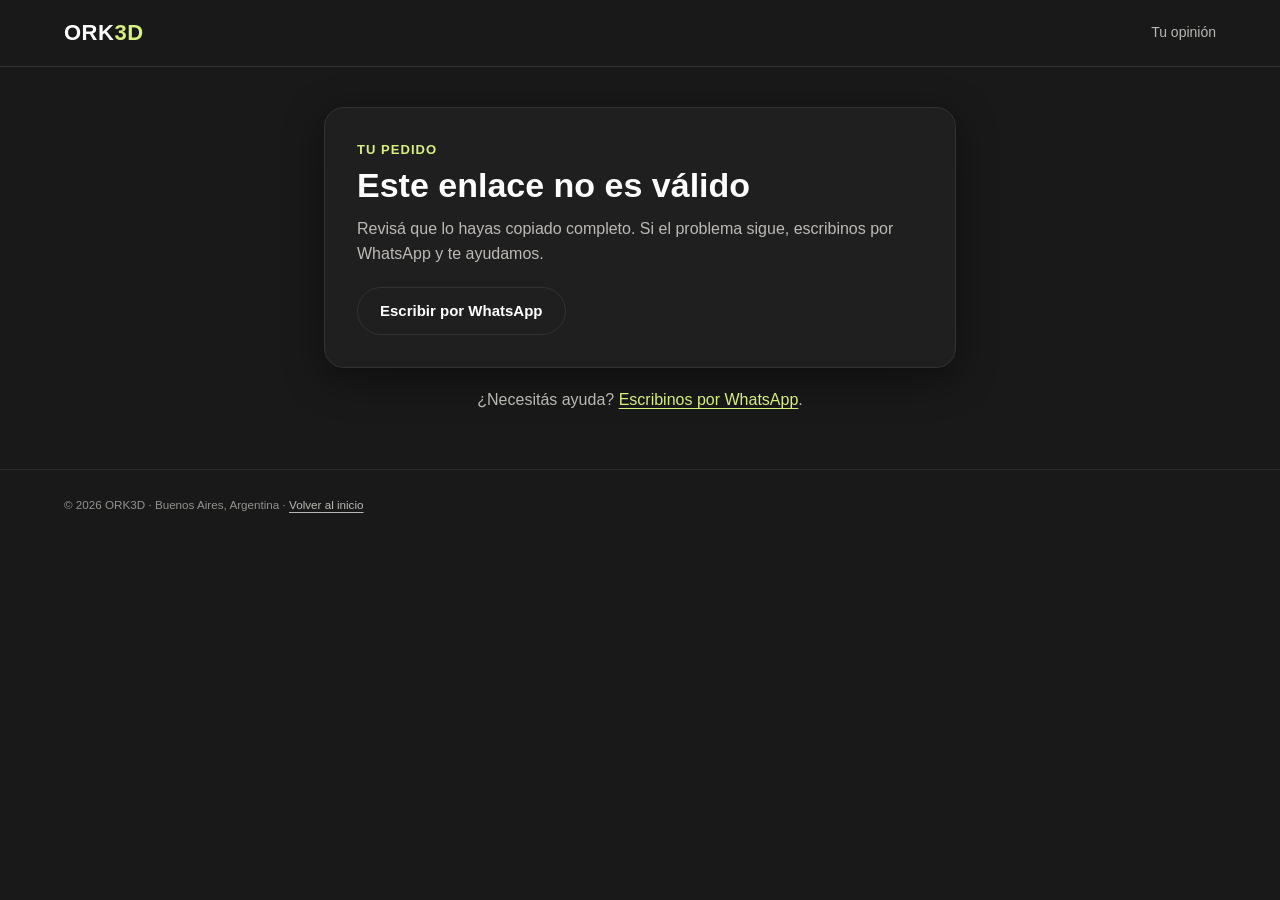
<file: opinar.html>
<!DOCTYPE html>
<html lang="es">
<head>
<meta charset="UTF-8" />
<meta name="viewport" content="width=device-width, initial-scale=1.0" />
<meta name="theme-color" content="#191919" />
<!-- Página con token en la URL: no indexar, no filtrar el token por el Referer, sin terceros. -->
<meta name="robots" content="noindex, nofollow" />
<meta name="referrer" content="no-referrer" />

<title>Tu opinión sobre tu pedido | ORK3D</title>

<link rel="icon" type="image/svg+xml" href="/assets/img/favicon.svg" />
<link rel="stylesheet" href="/assets/css/styles.css?v=13" />
<link rel="stylesheet" href="/assets/css/opinar.css?v=1" />
</head>
<body>

<header class="nav">
  <div class="container nav__inner">
    <a href="/" class="nav__logo" aria-label="ORK3D inicio">
      <span class="nav__logo-text">ORK<span class="accent">3D</span></span>
    </a>
    <span class="opinar__marca">Tu opinión</span>
  </div>
</header>

<main class="opinar">
  <div class="container opinar__inner">
    <div class="opinar__card">
      <p class="opinar__kicker">Tu pedido</p>
      <h1 id="titulo" tabindex="-1">Contanos cómo te llegó</h1>

      <noscript><p class="opinar__aviso">Necesitás JavaScript activado para enviar tu opinión.</p></noscript>

      <!-- Estado de verificación del enlace y mensajes de error de acceso -->
      <div id="estado" class="opinar__estado" role="status" aria-live="polite">
        <p>Verificando tu enlace…</p>
      </div>

      <!-- Formulario: se muestra solo si el enlace es válido -->
      <form id="formulario" class="opinar__form" novalidate hidden>
        <p class="opinar__lead">Tarda menos de dos minutos. La revisamos antes de publicarla.</p>
        <p class="opinar__producto" id="producto"></p>

        <fieldset class="campo" aria-describedby="err-rating">
          <legend>¿Cuántas estrellas le das? <span class="campo__req">obligatorio</span></legend>
          <div class="estrellas" id="estrellas">
            <input type="radio" name="rating" id="rating-5" value="5" />
            <label for="rating-5"><span class="sr">5 estrellas</span><svg viewBox="0 0 24 24" aria-hidden="true"><path d="M12 2.5l2.94 6.02 6.64.96-4.8 4.68 1.13 6.6L12 17.6l-5.91 3.16 1.13-6.6-4.8-4.68 6.64-.96z"/></svg></label>
            <input type="radio" name="rating" id="rating-4" value="4" />
            <label for="rating-4"><span class="sr">4 estrellas</span><svg viewBox="0 0 24 24" aria-hidden="true"><path d="M12 2.5l2.94 6.02 6.64.96-4.8 4.68 1.13 6.6L12 17.6l-5.91 3.16 1.13-6.6-4.8-4.68 6.64-.96z"/></svg></label>
            <input type="radio" name="rating" id="rating-3" value="3" />
            <label for="rating-3"><span class="sr">3 estrellas</span><svg viewBox="0 0 24 24" aria-hidden="true"><path d="M12 2.5l2.94 6.02 6.64.96-4.8 4.68 1.13 6.6L12 17.6l-5.91 3.16 1.13-6.6-4.8-4.68 6.64-.96z"/></svg></label>
            <input type="radio" name="rating" id="rating-2" value="2" />
            <label for="rating-2"><span class="sr">2 estrellas</span><svg viewBox="0 0 24 24" aria-hidden="true"><path d="M12 2.5l2.94 6.02 6.64.96-4.8 4.68 1.13 6.6L12 17.6l-5.91 3.16 1.13-6.6-4.8-4.68 6.64-.96z"/></svg></label>
            <input type="radio" name="rating" id="rating-1" value="1" />
            <label for="rating-1"><span class="sr">1 estrella</span><svg viewBox="0 0 24 24" aria-hidden="true"><path d="M12 2.5l2.94 6.02 6.64.96-4.8 4.68 1.13 6.6L12 17.6l-5.91 3.16 1.13-6.6-4.8-4.68 6.64-.96z"/></svg></label>
          </div>
          <p class="campo__error" id="err-rating" hidden></p>
        </fieldset>

        <fieldset class="campo" aria-describedby="err-aspects">
          <legend>¿Qué te gustó o qué mejorarías? <span class="campo__op">opcional</span></legend>
          <div class="chips">
            <label class="chip"><input type="checkbox" name="aspects" value="diseno" /><span>Diseño</span></label>
            <label class="chip"><input type="checkbox" name="aspects" value="personalizacion" /><span>Personalización</span></label>
            <label class="chip"><input type="checkbox" name="aspects" value="calidad" /><span>Calidad</span></label>
            <label class="chip"><input type="checkbox" name="aspects" value="fecha" /><span>Fecha de entrega</span></label>
            <label class="chip"><input type="checkbox" name="aspects" value="atencion" /><span>Atención</span></label>
            <label class="chip"><input type="checkbox" name="aspects" value="resultado" /><span>Resultado final</span></label>
          </div>
          <p class="campo__error" id="err-aspects" hidden></p>
        </fieldset>

        <div class="campo">
          <label for="comentario">Tu comentario <span class="campo__op">opcional · se puede publicar</span></label>
          <textarea id="comentario" name="comment" rows="4" maxlength="600" aria-describedby="err-comment cont-comment"></textarea>
          <p class="campo__ayuda" id="cont-comment"><span id="cuenta-comentario">0</span> / 600</p>
          <p class="campo__error" id="err-comment" hidden></p>
        </div>

        <div class="campo campo--foto">
          <label for="foto">Una foto de tu pedido <span class="campo__op">opcional</span></label>
          <p class="campo__ayuda">JPG, PNG o WebP. Quitamos los datos ocultos de la foto (ubicación, fecha) antes de subirla.</p>
          <div class="foto-entrada">
            <input type="file" id="foto" name="foto" accept="image/*" class="foto-entrada__input" aria-describedby="foto-estado err-photo_key" />
            <label for="foto" class="btn btn--ghost foto-entrada__boton">Elegir foto</label>
          </div>
          <div class="foto" id="foto-bloque" hidden>
            <img id="foto-preview" alt="Vista previa de tu foto" />
            <button type="button" class="btn btn--ghost" id="foto-quitar">Quitar foto</button>
          </div>
          <p class="campo__ayuda" id="foto-estado" aria-live="polite"></p>
          <p class="campo__error" id="err-photo_key" hidden></p>
        </div>

        <fieldset class="campo" aria-describedby="err-display_mode">
          <legend>¿Cómo querés figurar? <span class="campo__req">obligatorio</span></legend>
          <div class="opciones">
            <label class="opcion"><input type="radio" name="display_mode" id="modo-inicial" value="inicial" checked /><span>Nombre y primera letra del apellido <em>(Ana G.)</em></span></label>
            <label class="opcion"><input type="radio" name="display_mode" value="nombre" /><span>Solo mi nombre <em>(Ana)</em></span></label>
            <label class="opcion"><input type="radio" name="display_mode" value="anonimo" /><span>Anónimo <em>(Cliente de ORK3D)</em></span></label>
          </div>
          <p class="campo__error" id="err-display_mode" hidden></p>
        </fieldset>

        <div class="campo" id="bloque-nombre">
          <label for="nombre">Tu nombre <span class="campo__req">obligatorio para publicar</span></label>
          <input type="text" id="nombre" name="name" maxlength="40" autocomplete="given-name" aria-describedby="err-name" />
          <p class="campo__error" id="err-name" hidden></p>
        </div>

        <div class="campo">
          <label for="privado">Algo que podamos mejorar <span class="campo__op">opcional · solo lo lee el equipo de ORK3D</span></label>
          <textarea id="privado" name="private_feedback" rows="3" maxlength="800" aria-describedby="err-private_feedback"></textarea>
          <p class="campo__error" id="err-private_feedback" hidden></p>
        </div>

        <div class="campo">
          <label class="opcion opcion--check"><input type="checkbox" id="pide-contacto" name="contact_requested" /><span>Quiero que nos contactemos por este tema</span></label>
          <div id="bloque-contacto" hidden>
            <label for="contacto">¿Cómo te contactamos? <span class="campo__ayuda">email o WhatsApp</span></label>
            <input type="text" id="contacto" name="contact" maxlength="120" autocomplete="off" aria-describedby="err-contact" />
            <p class="campo__error" id="err-contact" hidden></p>
          </div>
        </div>

        <div class="campo">
          <label class="opcion opcion--check"><input type="checkbox" id="permiso" name="permission_to_publish" /><span>Autorizo a ORK3D a publicar mi reseña y, si subí una, mi foto en su sitio web. Puedo pedir que la quiten escribiéndonos por WhatsApp.</span></label>
          <p class="campo__error" id="err-permission_to_publish" hidden></p>
        </div>

        <!-- Campo trampa para bots: oculto a personas, sin autocompletado. -->
        <div class="opinar__trampa" aria-hidden="true">
          <label>Sitio web <input type="text" name="website" tabindex="-1" autocomplete="off" /></label>
        </div>

        <p class="campo__error opinar__general" id="err-general" role="alert" hidden></p>

        <button type="submit" class="btn btn--primary btn--lg opinar__enviar" id="enviar">Enviar reseña</button>
      </form>

      <!-- Confirmación después de enviar -->
      <div id="gracias" class="opinar__estado" role="status" hidden>
        <p>La revisamos antes de publicarla. Si aprobamos tu reseña, la vas a ver en nuestra web.</p>
        <a id="google-cta" class="btn btn--ghost" href="#" target="_blank" rel="noopener noreferrer" hidden>Dejanos también una reseña en Google</a>
      </div>
    </div>

    <p class="opinar__ayuda">¿Necesitás ayuda? <a href="#" data-wa-link>Escribinos por WhatsApp</a>.</p>
  </div>
</main>

<footer class="opinar__footer">
  <div class="container">
    <small>© <span id="year"></span> ORK3D · Buenos Aires, Argentina · <a href="/">Volver al inicio</a></small>
  </div>
</footer>

<script src="/config.js"></script>
<script src="/assets/js/opinar.js?v=1"></script>
</body>
</html>
</file>
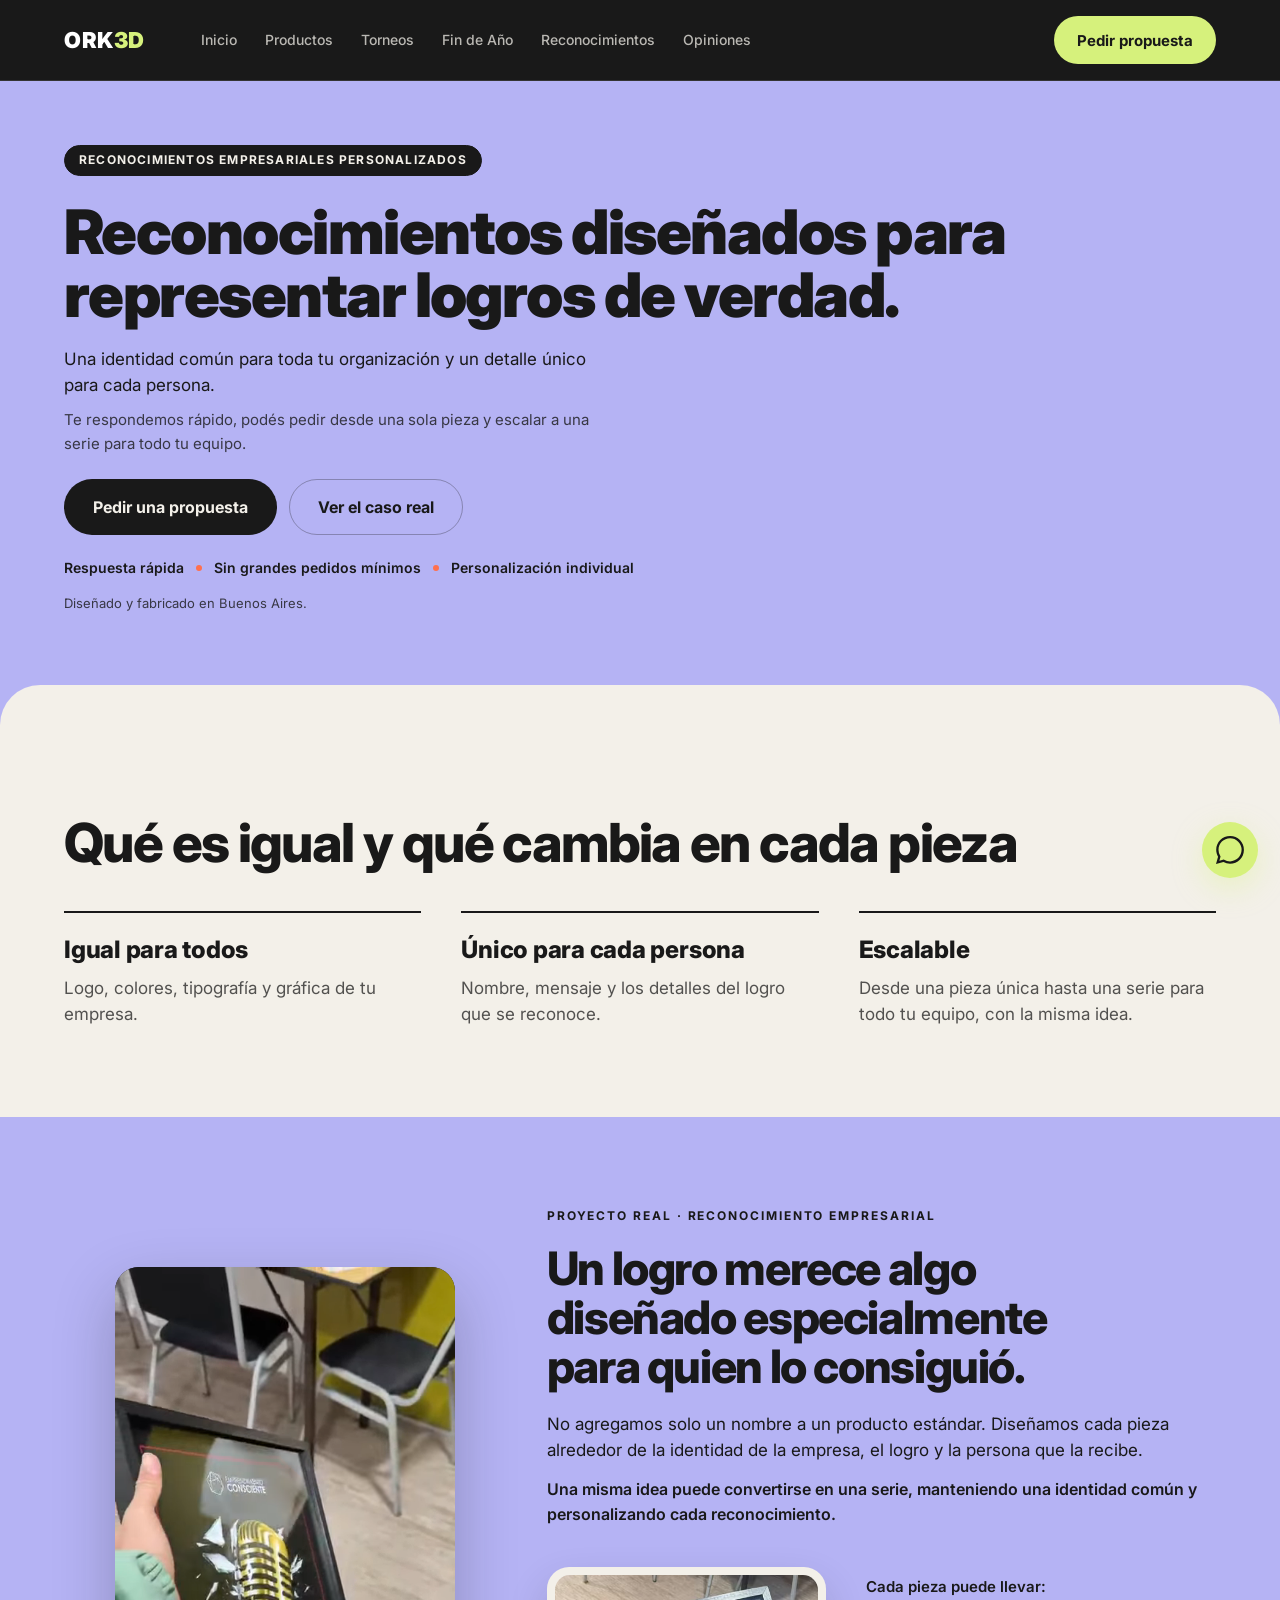
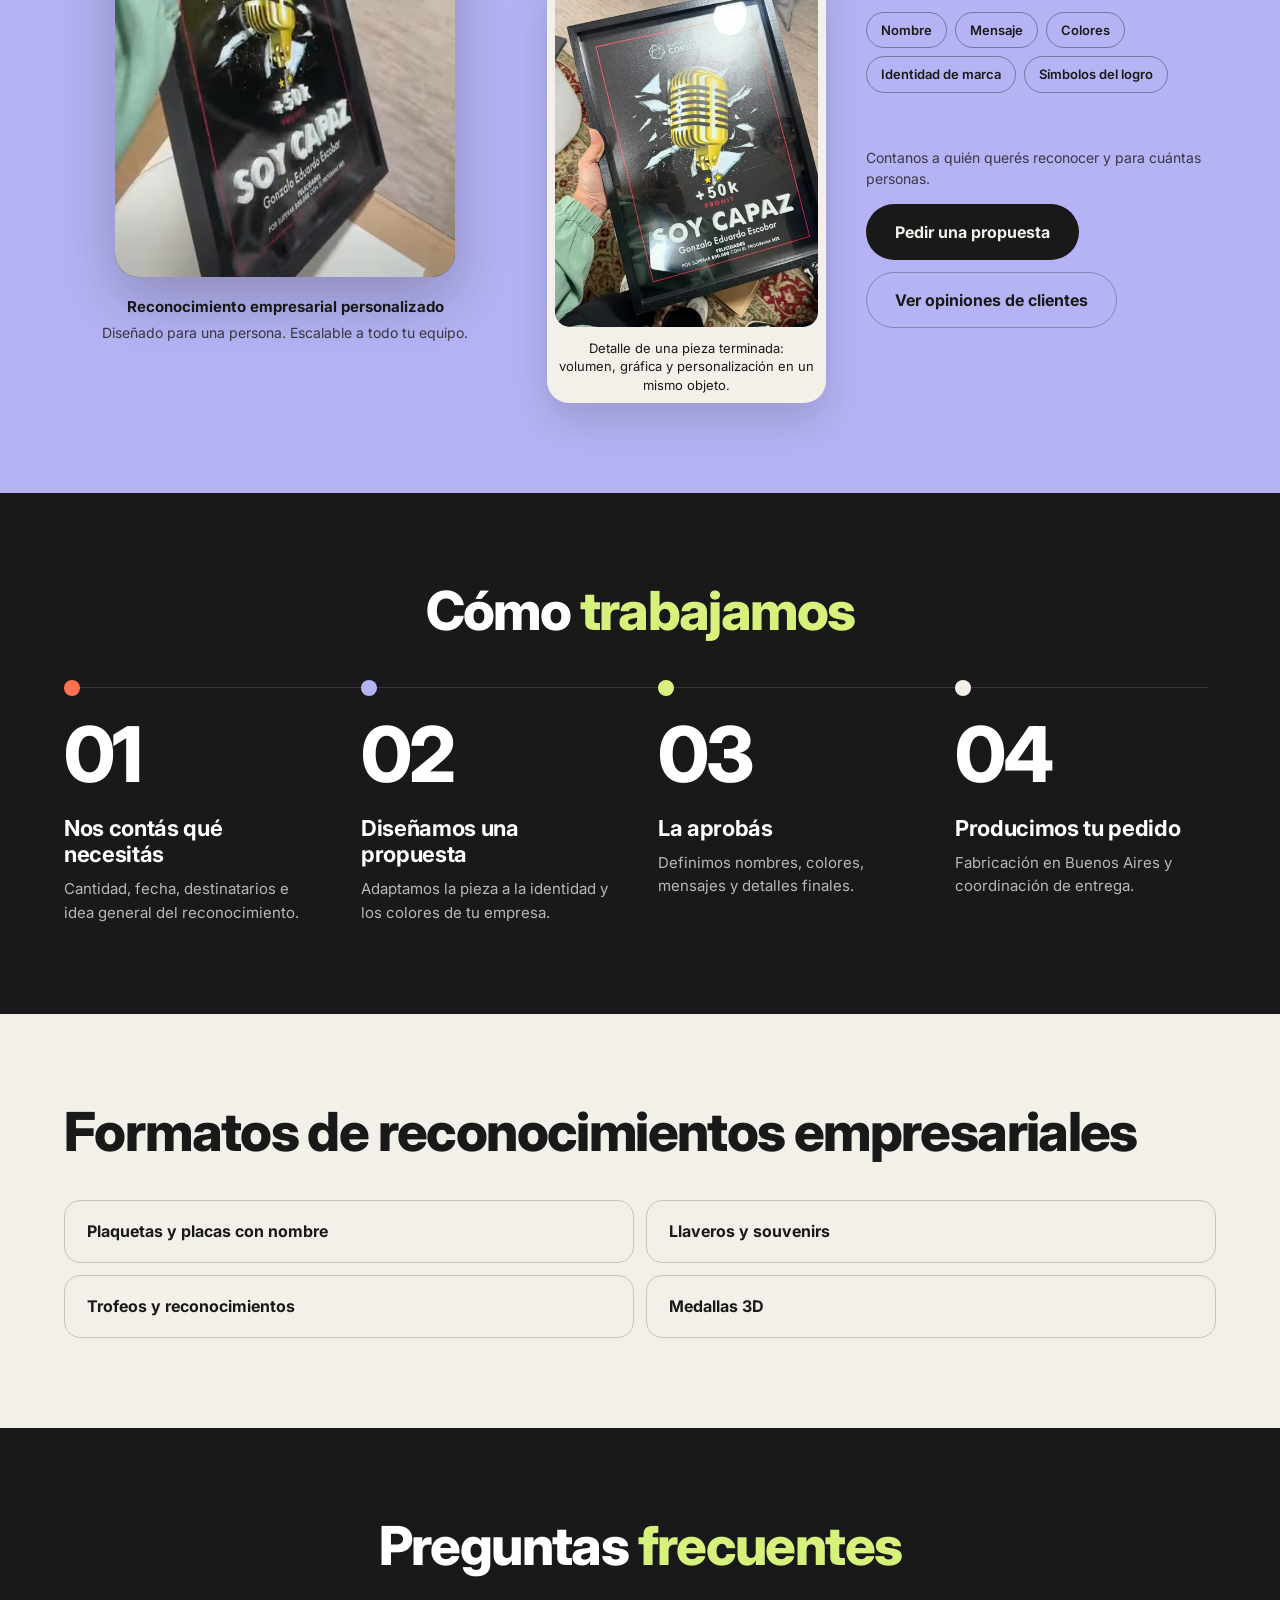
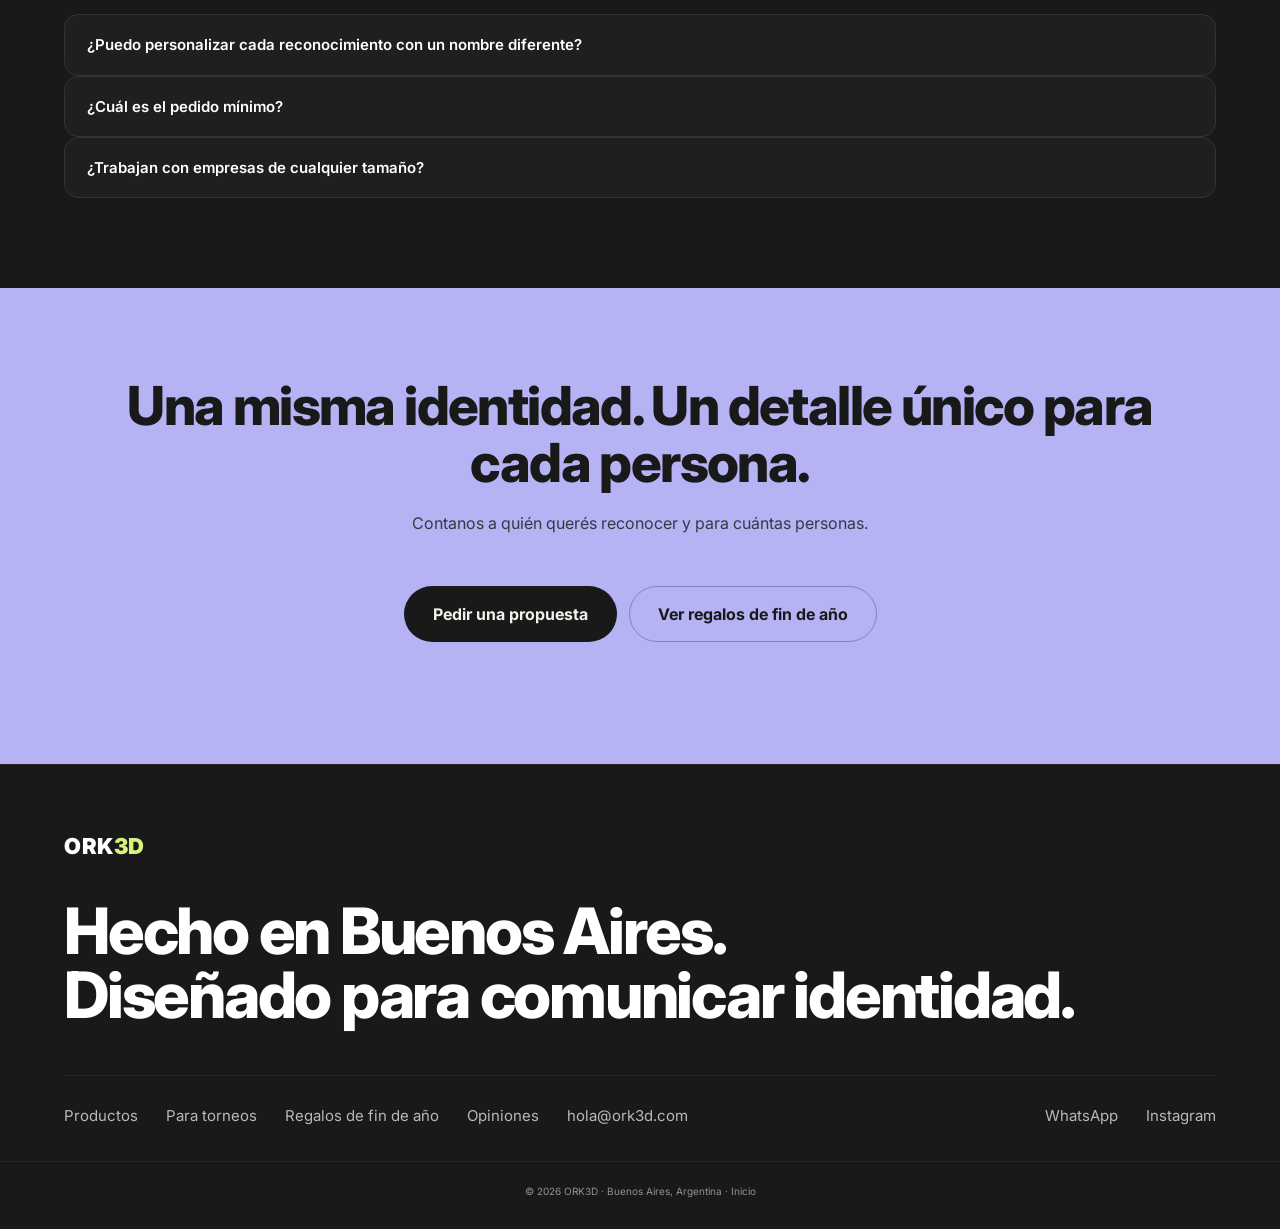
<file: reconocimientos-empresariales.html>
<!DOCTYPE html>
<html lang="es">
<head>
<meta charset="UTF-8" />
<meta name="viewport" content="width=device-width, initial-scale=1.0" />
<meta name="theme-color" content="#191919" />

<title>Reconocimientos empresariales personalizados | ORK3D</title>
<meta name="description" content="Reconocimientos empresariales personalizados: identidad común para tu organización y un detalle único para cada persona. Fabricados en Buenos Aires." />
<link rel="canonical" href="https://ork3d.com/reconocimientos-empresariales" />

<meta property="og:type" content="website" />
<meta property="og:url" content="https://ork3d.com/reconocimientos-empresariales" />
<meta property="og:title" content="Reconocimientos empresariales personalizados | ORK3D" />
<meta property="og:description" content="Una identidad común para tu organización y un detalle único para cada persona. Diseño y fabricación propios en Buenos Aires." />
<meta property="og:image" content="https://ork3d.com/assets/img/og-cover.svg" />
<meta property="og:locale" content="es_AR" />

<meta name="twitter:card" content="summary_large_image" />
<meta name="twitter:title" content="Reconocimientos empresariales personalizados | ORK3D" />
<meta name="twitter:description" content="Una identidad común y un detalle único para cada persona. Diseño y fabricación en Buenos Aires." />
<meta name="twitter:image" content="https://ork3d.com/assets/img/og-cover.svg" />

<link rel="icon" type="image/svg+xml" href="/assets/img/favicon.svg" />
<link rel="preconnect" href="https://fonts.googleapis.com" />
<link rel="preconnect" href="https://fonts.gstatic.com" crossorigin />
<link href="https://fonts.googleapis.com/css2?family=Inter:wght@400;500;600;700;800;900&display=swap" rel="stylesheet" />
<link rel="stylesheet" href="/assets/css/styles.css?v=23" />

<script type="application/ld+json">
{
  "@context": "https://schema.org",
  "@type": "Service",
  "name": "Reconocimientos empresariales personalizados",
  "provider": {
    "@type": "LocalBusiness",
    "name": "ORK3D",
    "url": "https://ork3d.com",
    "telephone": "5491132543998",
    "areaServed": "Buenos Aires, Argentina"
  },
  "description": "Reconocimientos empresariales personalizados: una identidad común para la organización y un detalle único para cada persona. Diseño y fabricación propios en Buenos Aires.",
  "url": "https://ork3d.com/reconocimientos-empresariales"
}
</script>

<script type="application/ld+json">
{
  "@context": "https://schema.org",
  "@type": "FAQPage",
  "mainEntity": [
    {
      "@type": "Question",
      "name": "¿Puedo personalizar cada reconocimiento con un nombre diferente?",
      "acceptedAnswer": {
        "@type": "Answer",
        "text": "Sí. Cada pieza puede llevar un nombre, un mensaje y los detalles que definas, manteniendo la misma identidad para todo el grupo."
      }
    },
    {
      "@type": "Question",
      "name": "¿Cuál es el pedido mínimo?",
      "acceptedAnswer": {
        "@type": "Answer",
        "text": "No pedimos grandes mínimos. Trabajamos desde pedidos chicos hasta producciones por cantidad, y la cantidad depende del tipo de pieza. Escribinos con lo que necesitás y te asesoramos según el caso."
      }
    },
    {
      "@type": "Question",
      "name": "¿Trabajan con empresas de cualquier tamaño?",
      "acceptedAnswer": {
        "@type": "Answer",
        "text": "Sí. Trabajamos con empresas que quieren reconocer a una persona o a todo un equipo, para su equipo interno, sus clientes o sus proveedores."
      }
    }
  ]
}
</script>
</head>

<body class="pagina-reconocimientos">

<header class="nav" id="nav">
  <div class="container nav__inner">
    <a href="/" class="nav__logo" aria-label="ORK3D inicio">
      <span class="nav__logo-text">ORK<span class="accent">3D</span></span>
    </a>
    <nav class="nav__links" id="navLinks" aria-label="Navegación principal">
      <a href="/">Inicio</a>
      <a href="/#fabricamos">Productos</a>
      <a href="/torneos">Torneos</a>
      <a href="/regalos-empresariales-fin-de-ano">Fin de Año</a>
      <a href="/reconocimientos-empresariales" aria-current="page">Reconocimientos</a>
      <a href="/opiniones">Opiniones</a>
    </nav>
    <a href="#" class="btn btn--primary nav__cta" data-wa data-wa-source="nav_reconocimientos"
       data-wa-msg="Hola ORK3D, quiero pedir una propuesta de reconocimientos empresariales personalizados.">Pedir propuesta</a>
    <button class="nav__toggle" id="navToggle" aria-label="Abrir menú" aria-expanded="false">
      <span></span><span></span><span></span>
    </button>
  </div>
</header>

<main>

<!-- S1: HERO -->
<section class="hero hero--empresas hero--reconocimientos theme-lila" id="hero" aria-labelledby="hero-titulo">
  <div class="container">
    <div class="hero__copy">
      <span class="hero__badge">RECONOCIMIENTOS EMPRESARIALES PERSONALIZADOS</span>
      <h1 class="hero__title" id="hero-titulo">Reconocimientos diseñados para representar logros de verdad.</h1>
      <p class="hero__sub">Una identidad común para toda tu organización y un detalle único para cada persona.</p>
      <p class="hero__pitch">Te respondemos rápido, podés pedir desde una sola pieza y escalar a una serie para todo tu equipo.</p>
      <div class="hero__ctas">
        <a href="#" class="btn btn--primary btn--lg" data-wa data-wa-source="hero_reconocimientos"
           data-wa-msg="Hola ORK3D, quiero pedir una propuesta de reconocimientos empresariales personalizados.">Pedir una propuesta</a>
        <a href="#caso-real" class="btn btn--ghost btn--lg" data-track="cta_click" data-track-source="ver_caso_real">Ver el caso real</a>
      </div>
      <ul class="hero__beneficios" aria-label="Ventajas de trabajar con ORK3D">
        <li>Respuesta rápida</li>
        <li>Sin grandes pedidos mínimos</li>
        <li>Personalización individual</li>
      </ul>
      <p class="hero__microcopy">Diseñado y fabricado en Buenos Aires.</p>
    </div>
  </div>
</section>

<!-- S2: IDENTIDAD COMÚN + DETALLE ÚNICO -->
<section class="section theme-cream" id="identidad-y-detalle" aria-labelledby="identidad-titulo">
  <div class="container">
    <h2 class="section__title" id="identidad-titulo">Qué es igual y qué cambia en cada pieza</h2>
    <ul class="reco-conceptos">
      <li>
        <h3>Igual para todos</h3>
        <p>Logo, colores, tipografía y gráfica de tu empresa.</p>
      </li>
      <li>
        <h3>Único para cada persona</h3>
        <p>Nombre, mensaje y los detalles del logro que se reconoce.</p>
      </li>
      <li>
        <h3>Escalable</h3>
        <p>Desde una pieza única hasta una serie para todo tu equipo, con la misma idea.</p>
      </li>
    </ul>
  </div>
</section>

<!-- S3: CASO REAL. Orden de lectura en móvil: video, explicación, foto, personalización y CTA.
     Para sumar más fotos del mismo proyecto u otros, agregar un <figure class="caso-real__foto"> dentro de .caso-real__fotos. -->
<section class="section theme-lila caso-real" id="caso-real" aria-labelledby="caso-real-titulo">
  <div class="container caso-real__grid caso-real__grid--pieza">
    <figure class="caso-real__figura">
      <div class="caso-real__marco">
        <video class="caso-real__video" width="464" height="832" muted playsinline controls preload="none" data-poster="/assets/img/caso-real/reconocimiento-empresarial-poster.webp" data-caso-video aria-label="Pieza real de reconocimiento empresarial: cuadro negro con un micrófono dorado en relieve y texto personalizado.">
          <source src="/assets/video/caso-real/reconocimiento-empresarial.webm" type="video/webm" />
          <source src="/assets/video/caso-real/reconocimiento-empresarial.mp4" type="video/mp4" />
          Tu navegador no puede reproducir este video.
        </video>
        <button type="button" class="btn btn--primary caso-real__play" data-caso-play hidden>Reproducir el video</button>
      </div>
      <figcaption class="caso-real__pie">
        <span class="caso-real__pie-titulo">Reconocimiento empresarial personalizado</span>
        <span class="caso-real__pie-sub">Diseñado para una persona. Escalable a todo tu equipo.</span>
      </figcaption>
    </figure>

    <div class="caso-real__explicacion">
      <p class="caso-real__eyebrow">PROYECTO REAL · RECONOCIMIENTO EMPRESARIAL</p>
      <h2 class="caso-real__titulo" id="caso-real-titulo">Un logro merece algo diseñado especialmente para quien lo consiguió.</h2>
      <p class="caso-real__lead">No agregamos solo un nombre a un producto estándar. Diseñamos cada pieza alrededor de la identidad de la empresa, el logro y la persona que la recibe.</p>
      <p class="caso-real__cierre">Una misma idea puede convertirse en una serie, manteniendo una identidad común y personalizando cada reconocimiento.</p>
    </div>

    <div class="caso-real__fotos">
      <figure class="caso-real__foto">
        <picture>
          <source type="image/avif" sizes="(min-width: 900px) 24vw, 280px" srcset="/assets/img/caso-real/pieza-detalle-480.avif 480w, /assets/img/caso-real/pieza-detalle-800.avif 800w">
          <source type="image/webp" sizes="(min-width: 900px) 24vw, 280px" srcset="/assets/img/caso-real/pieza-detalle-480.webp 480w, /assets/img/caso-real/pieza-detalle-800.webp 800w">
          <img src="/assets/img/caso-real/pieza-detalle-800.webp" width="800" height="1067" loading="lazy" decoding="async" alt="Pieza de reconocimiento enmarcada: micrófono dorado en volumen sobre gráfica negra y roja, con nombre individual y logro impresos.">
        </picture>
        <figcaption class="caso-real__foto-pie">Detalle de una pieza terminada: volumen, gráfica y personalización en un mismo objeto.</figcaption>
      </figure>
    </div>

    <div class="caso-real__detalles">
      <div class="caso-real__personalizacion">
        <p class="caso-real__detalle">Cada pieza puede llevar:</p>
        <ul class="caso-real__chips" aria-label="Elementos personalizables">
          <li>Nombre</li>
          <li>Mensaje</li>
          <li>Colores</li>
          <li>Identidad de marca</li>
          <li>Símbolos del logro</li>
        </ul>
      </div>
      <div class="caso-real__cta">
        <p class="caso-real__micro">Contanos a quién querés reconocer y para cuántas personas.</p>
        <div class="caso-real__acciones">
          <a href="#" class="btn btn--primary btn--lg" data-wa data-wa-source="caso_real_reconocimientos" data-track="caso_real_cta_click"
             data-wa-msg="Hola ORK3D, quiero pedir una propuesta de reconocimiento empresarial personalizado.">Pedir una propuesta</a>
          <a href="/opiniones" class="btn btn--ghost btn--lg">Ver opiniones de clientes</a>
        </div>
      </div>
    </div>
  </div>
</section>

<!-- S4: PROCESO -->
<section class="section theme-ink" id="como-funciona" aria-labelledby="proceso-titulo">
  <div class="container">
    <h2 class="section__title section__title--center" id="proceso-titulo">Cómo <span class="accent">trabajamos</span></h2>
    <ol class="journey">
      <li class="journey__step journey__step--coral">
        <span class="journey__num">01</span>
        <h3>Nos contás qué necesitás</h3>
        <p>Cantidad, fecha, destinatarios e idea general del reconocimiento.</p>
      </li>
      <li class="journey__step journey__step--lila">
        <span class="journey__num">02</span>
        <h3>Diseñamos una propuesta</h3>
        <p>Adaptamos la pieza a la identidad y los colores de tu empresa.</p>
      </li>
      <li class="journey__step journey__step--lima">
        <span class="journey__num">03</span>
        <h3>La aprobás</h3>
        <p>Definimos nombres, colores, mensajes y detalles finales.</p>
      </li>
      <li class="journey__step journey__step--ink">
        <span class="journey__num">04</span>
        <h3>Producimos tu pedido</h3>
        <p>Fabricación en Buenos Aires y coordinación de entrega.</p>
      </li>
    </ol>
  </div>
</section>

<!-- S5: FORMATOS -->
<section class="section theme-cream" id="formatos" aria-labelledby="formatos-titulo">
  <div class="container">
    <h2 class="section__title" id="formatos-titulo">Formatos de reconocimientos empresariales</h2>
    <ul class="reco-formatos">
      <li>Plaquetas y placas con nombre</li>
      <li>Llaveros y souvenirs</li>
      <li>Trofeos y reconocimientos</li>
      <li>Medallas 3D</li>
    </ul>
  </div>
</section>

<!-- S6: PREGUNTAS FRECUENTES (mismo texto que el JSON-LD) -->
<section class="section theme-ink" id="faq" aria-labelledby="faq-titulo">
  <div class="container faq-wrap">
    <h2 class="section__title section__title--center" id="faq-titulo">Preguntas <span class="accent">frecuentes</span></h2>
    <details class="faq__item">
      <summary class="faq__question">¿Puedo personalizar cada reconocimiento con un nombre diferente?</summary>
      <div class="faq__answer"><p>Sí. Cada pieza puede llevar un nombre, un mensaje y los detalles que definas, manteniendo la misma identidad para todo el grupo.</p></div>
    </details>
    <details class="faq__item">
      <summary class="faq__question">¿Cuál es el pedido mínimo?</summary>
      <div class="faq__answer"><p>No pedimos grandes mínimos. Trabajamos desde pedidos chicos hasta producciones por cantidad, y la cantidad depende del tipo de pieza. Escribinos con lo que necesitás y te asesoramos según el caso.</p></div>
    </details>
    <details class="faq__item">
      <summary class="faq__question">¿Trabajan con empresas de cualquier tamaño?</summary>
      <div class="faq__answer"><p>Sí. Trabajamos con empresas que quieren reconocer a una persona o a todo un equipo, para su equipo interno, sus clientes o sus proveedores.</p></div>
    </details>
  </div>
</section>

<!-- S7: CTA FINAL -->
<section class="section theme-lila" id="contacto-reconocimientos" aria-labelledby="cierre-titulo">
  <div class="container reco-cierre">
    <h2 class="section__title section__title--center" id="cierre-titulo">Una misma identidad. Un detalle único para cada persona.</h2>
    <p class="section__lead">Contanos a quién querés reconocer y para cuántas personas.</p>
    <div class="hero__ctas">
      <a href="#" class="btn btn--primary btn--lg" data-wa data-wa-source="cierre_reconocimientos"
         data-wa-msg="Hola ORK3D, quiero pedir una propuesta de reconocimientos empresariales personalizados.">Pedir una propuesta</a>
      <a href="/regalos-empresariales-fin-de-ano" class="btn btn--ghost btn--lg">Ver regalos de fin de año</a>
    </div>
  </div>
</section>

</main>

<footer class="footer">
  <div class="container footer__inner">
    <div class="footer__brand">
      <a href="/"><span class="nav__logo-text">ORK<span class="accent">3D</span></span></a>
      <p>Hecho en Buenos Aires.<br/>Diseñado para comunicar identidad.</p>
    </div>
    <div class="footer__links">
      <a href="/#fabricamos">Productos</a>
      <a href="/torneos">Para torneos</a>
      <a href="/regalos-empresariales-fin-de-ano">Regalos de fin de año</a>
      <a href="/opiniones">Opiniones</a>
      <a href="mailto:hola@ork3d.com">hola@ork3d.com</a>
    </div>
    <div class="footer__social">
      <a href="#" data-wa data-wa-source="generic" aria-label="WhatsApp">WhatsApp</a>
      <a href="https://www.instagram.com/estudio.ork/" target="_blank" rel="noopener" aria-label="Instagram">Instagram</a>
    </div>
  </div>
  <div class="footer__bottom">
    <small>© <span id="year"></span> ORK3D · Buenos Aires, Argentina · <a href="/">Inicio</a></small>
  </div>
</footer>

<a href="#" class="wa-fab"
   data-wa
   data-wa-source="contacto_flotante_reconocimientos"
   data-wa-msg="Hola ORK3D, quiero consultar por reconocimientos empresariales personalizados."
   aria-label="Consultar por WhatsApp">
  <svg viewBox="0 0 24 24" width="28" height="28" aria-hidden="true"><path fill="currentColor" d="M20.52 3.48A11.83 11.83 0 0 0 12.05 0C5.5 0 .18 5.32.18 11.87c0 2.09.55 4.13 1.6 5.93L0 24l6.34-1.66a11.86 11.86 0 0 0 5.7 1.45h.01c6.55 0 11.87-5.32 11.87-11.87 0-3.17-1.23-6.15-3.4-8.44Zm-8.47 18.27h-.01a9.85 9.85 0 0 1-5.02-1.37l-.36-.21-3.76.99 1-3.66-.23-.38a9.83 9.83 0 0 1-1.5-5.25c0-5.44 4.43-9.86 9.88-9.86 2.64 0 5.12 1.03 6.99 2.9a9.8 9.8 0 0 1 2.89 6.97c0 5.45-4.43 9.87-9.88 9.87Z"/></svg>
</a>

<div class="sticky-cta" id="stickyCta" aria-hidden="true">
  <a href="#" class="btn btn--primary" data-wa data-wa-source="sticky_reconocimientos"
     data-wa-msg="Hola ORK3D, quiero pedir una propuesta de reconocimientos empresariales personalizados.">Pedir propuesta</a>
</div>

<script src="/config.js"></script>
<script src="/assets/js/main.js?v=6"></script>
</body>
</html>
</file>
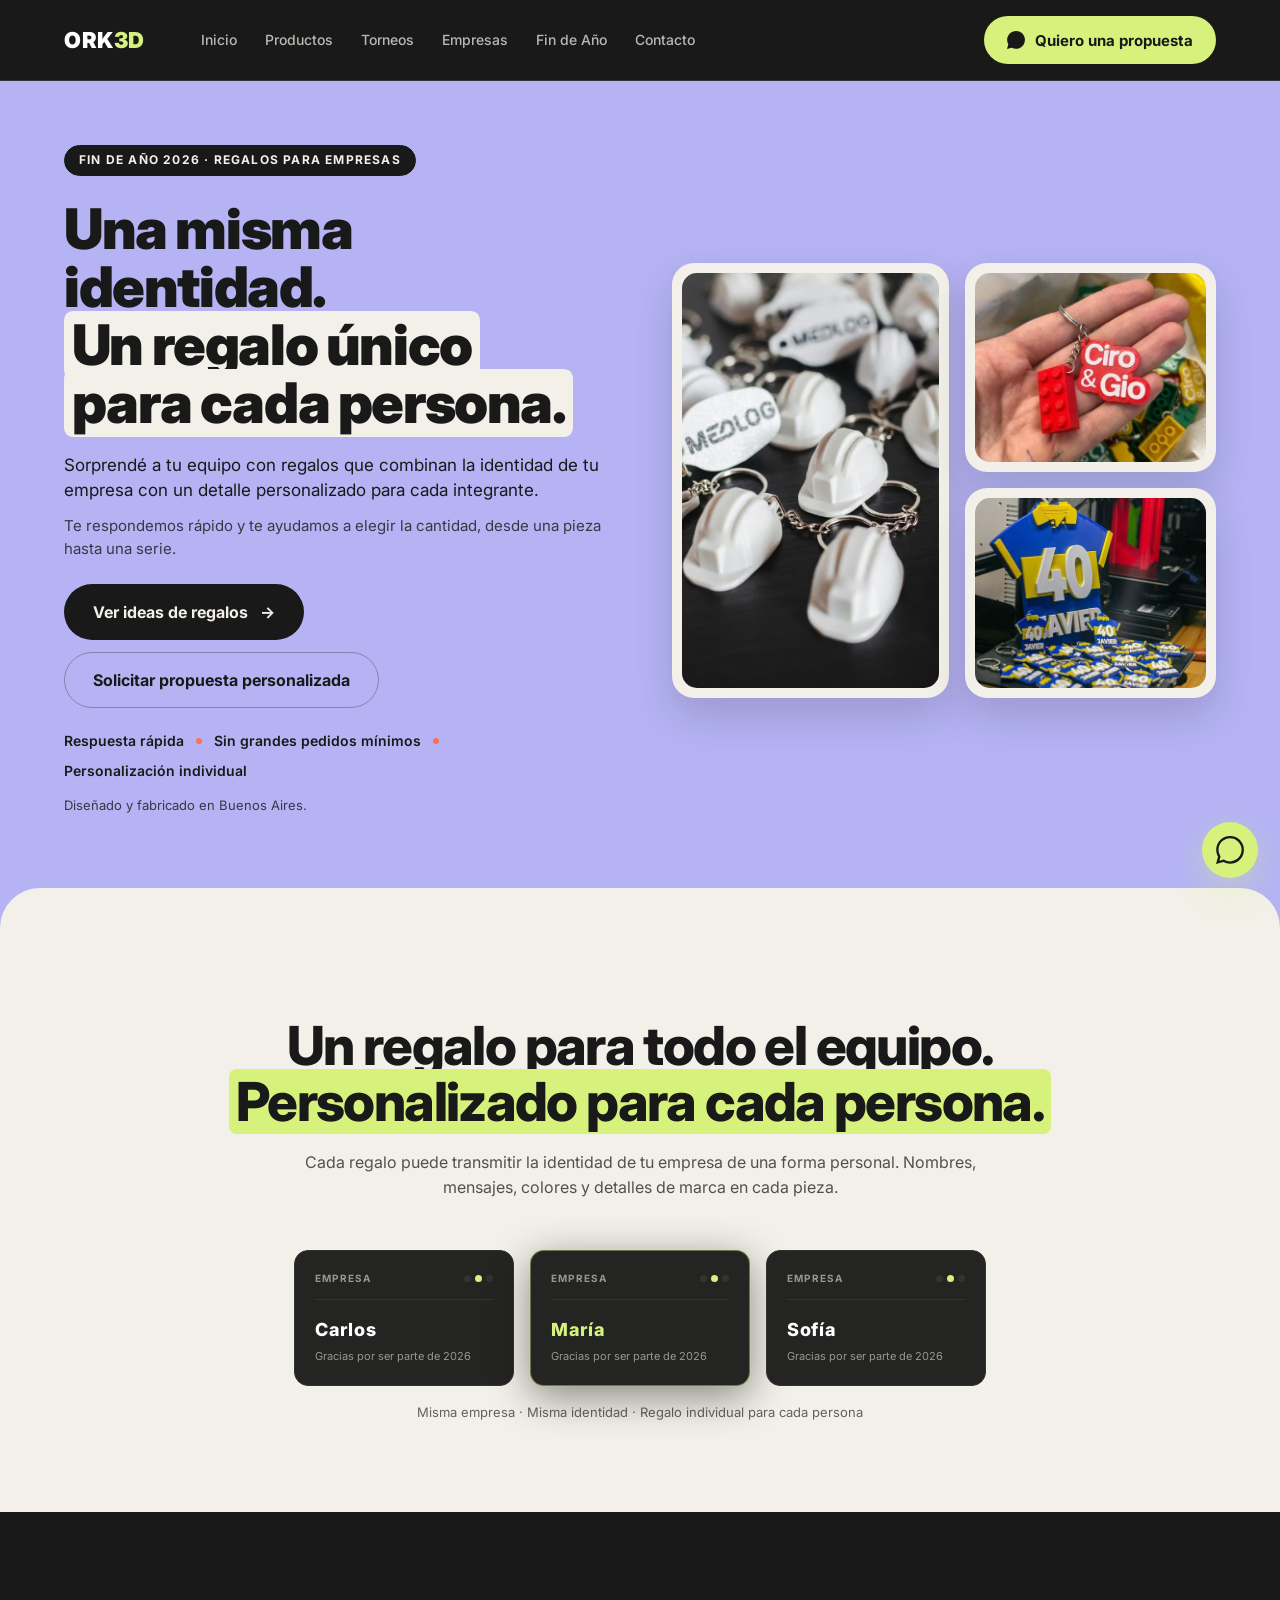
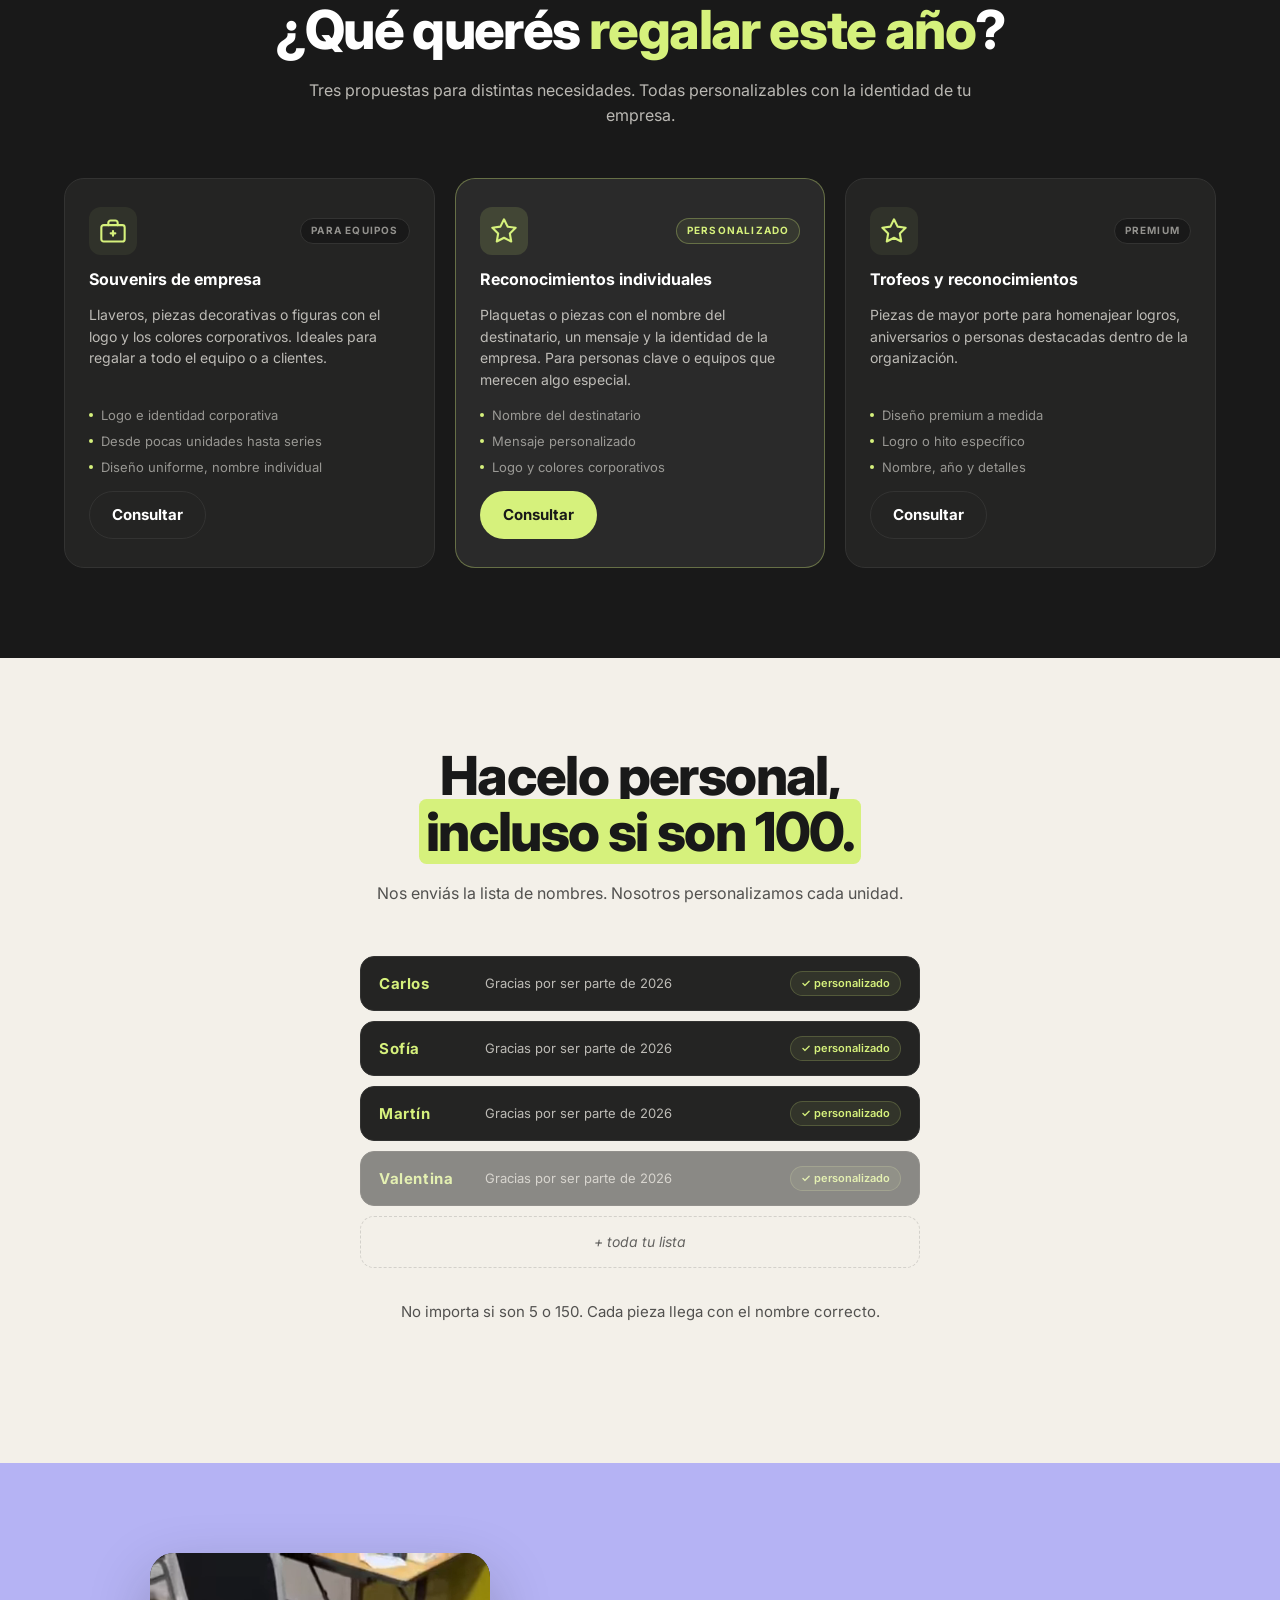
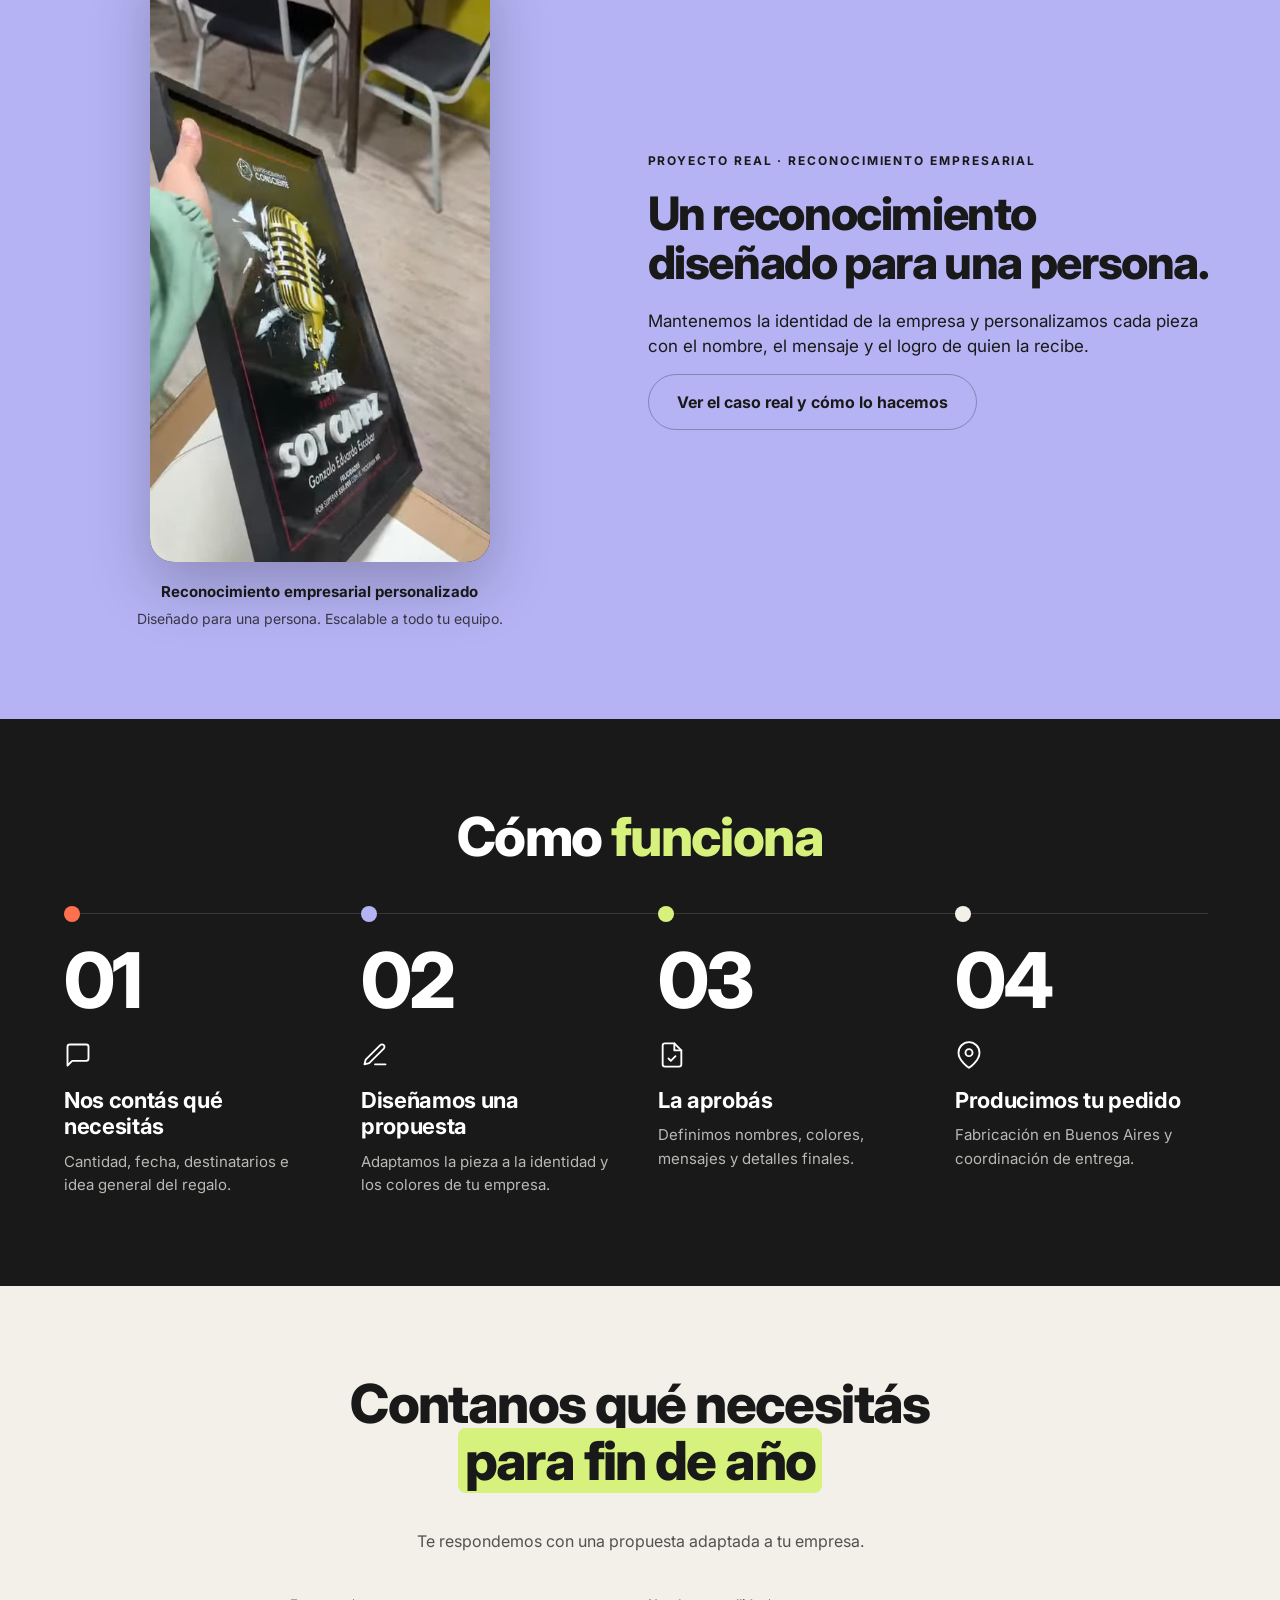
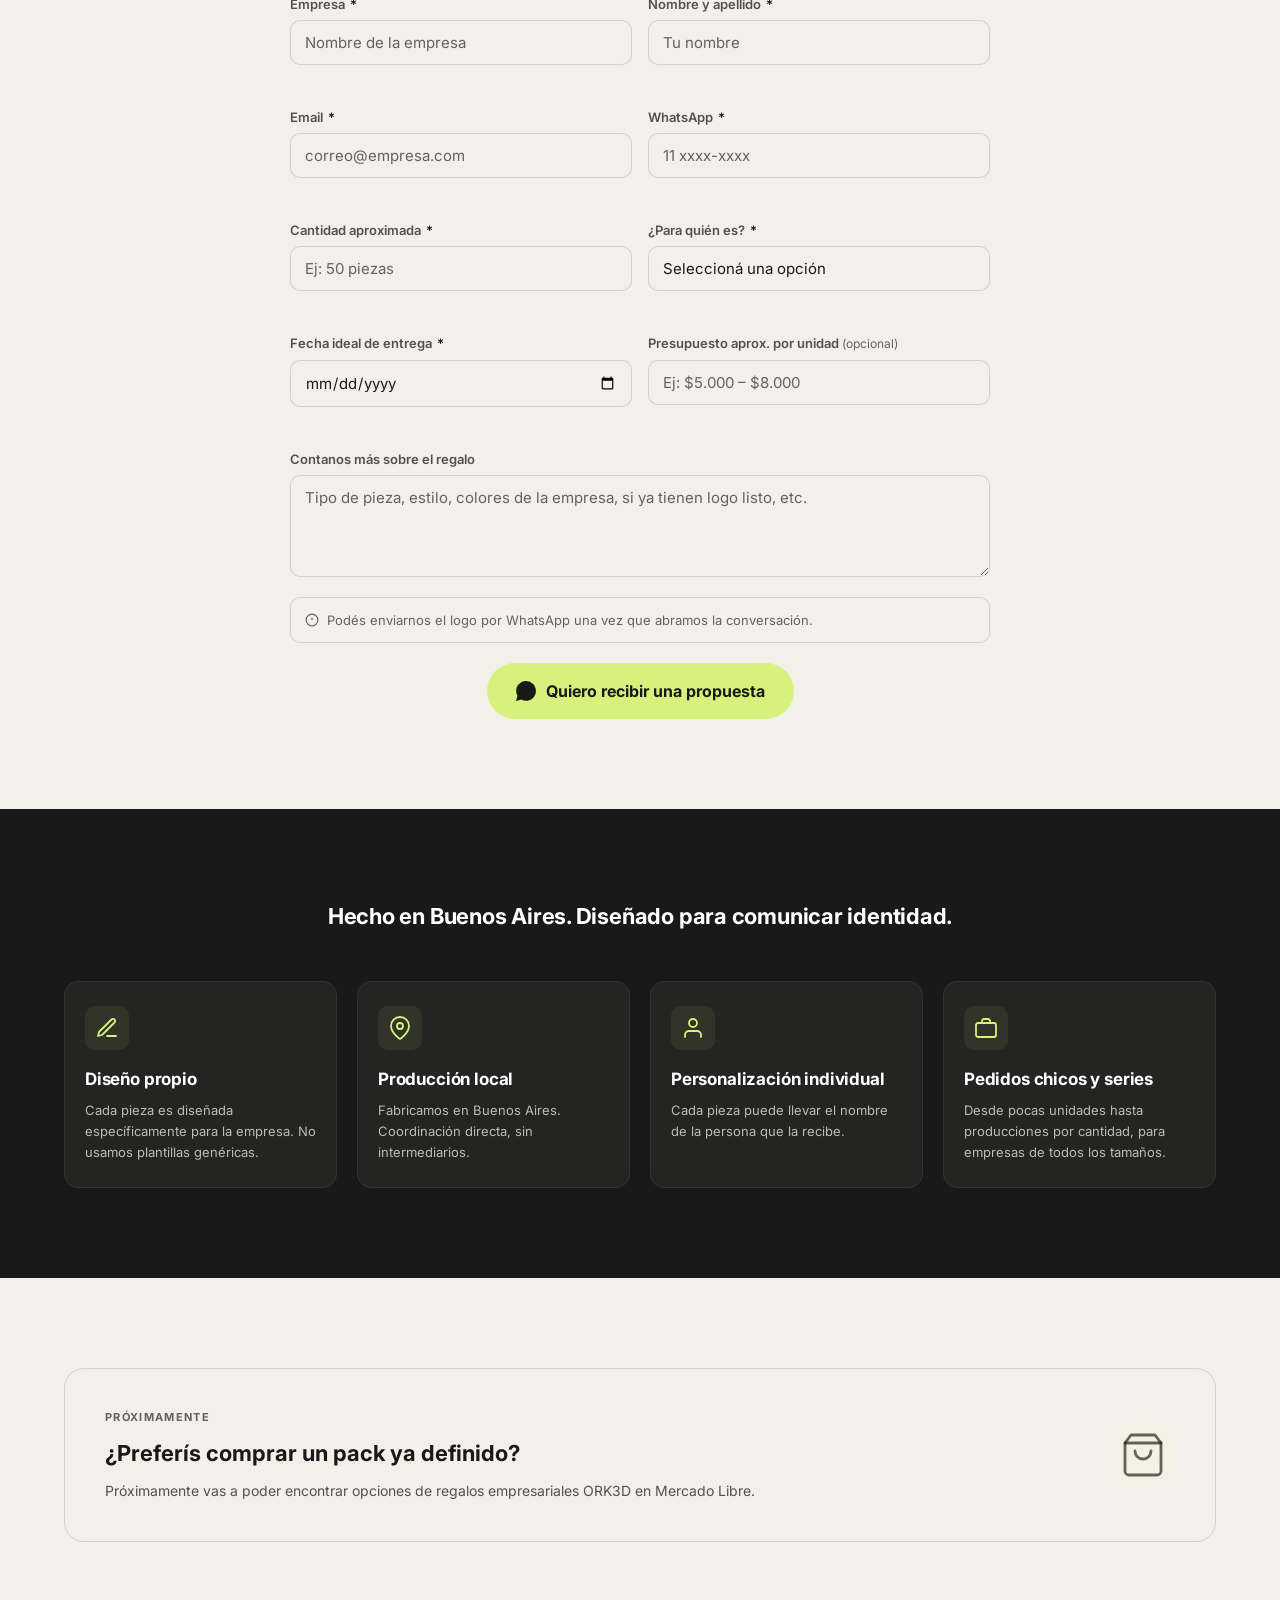
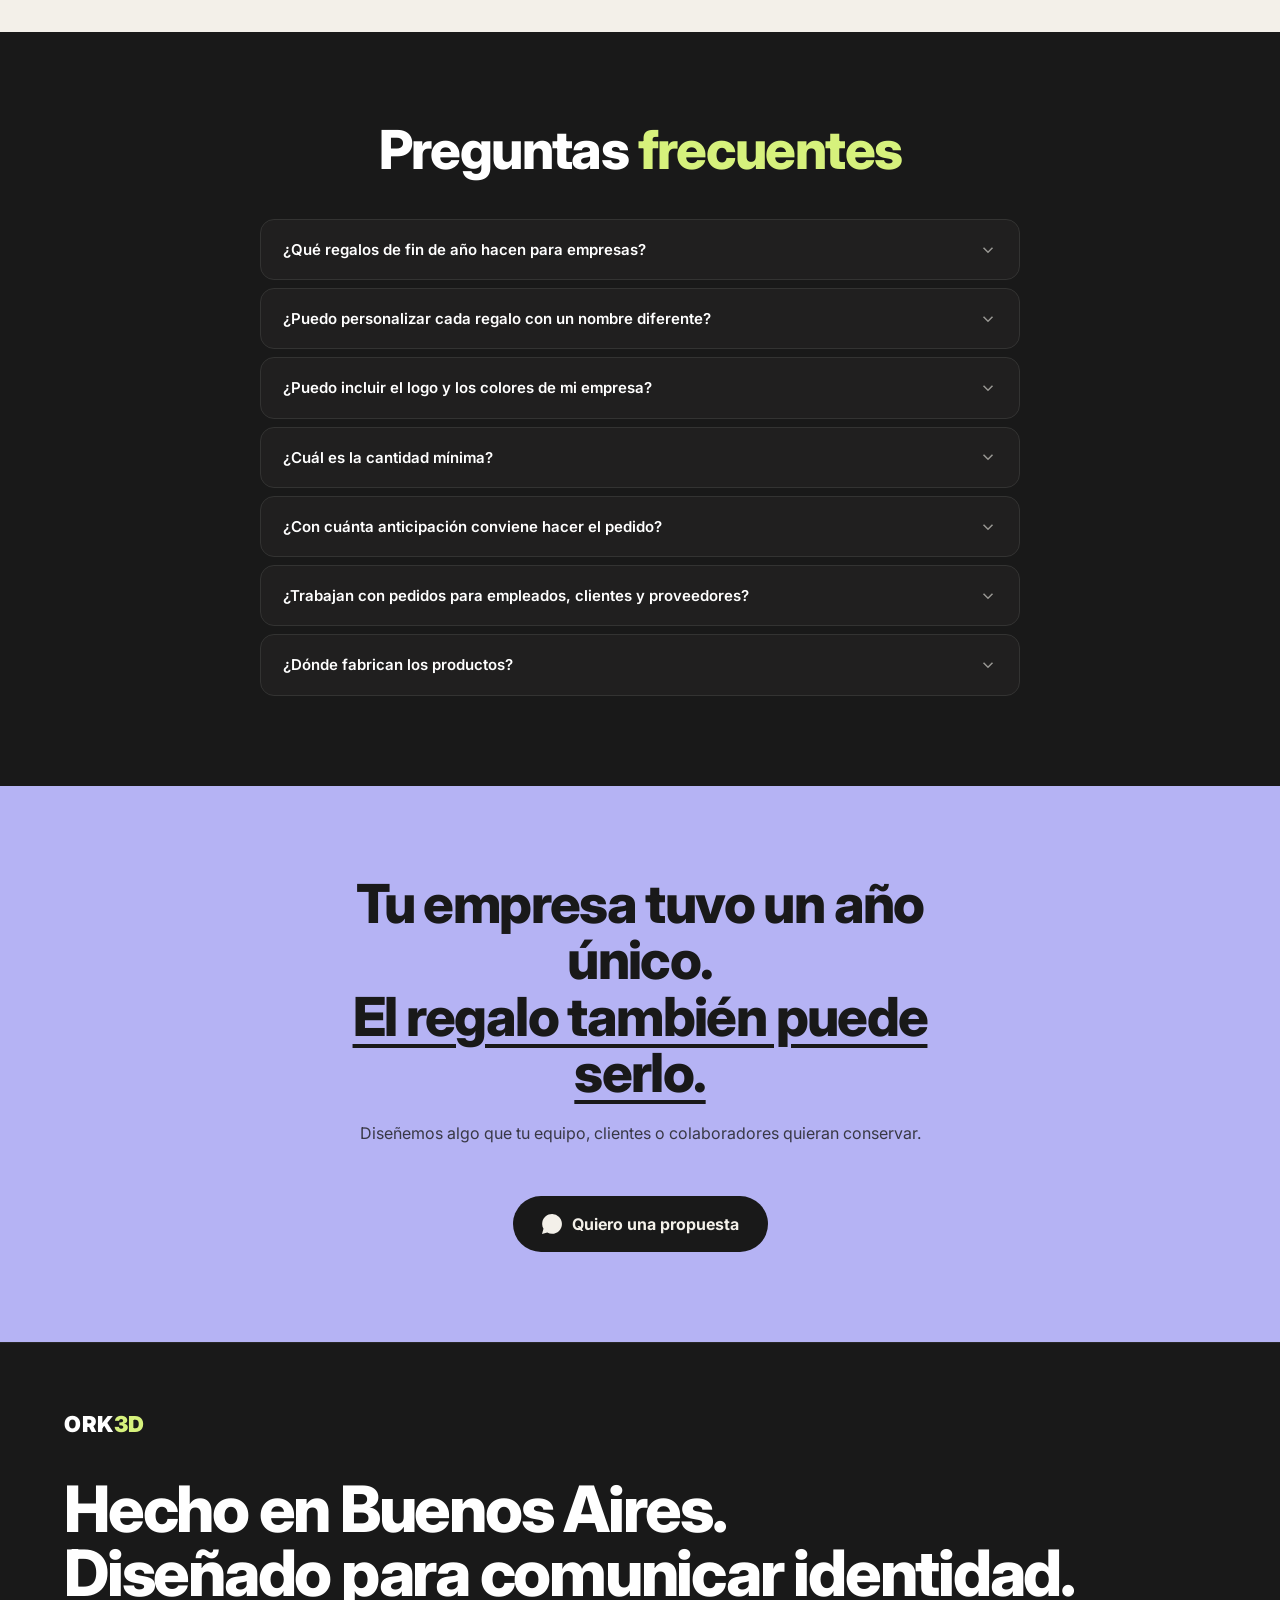
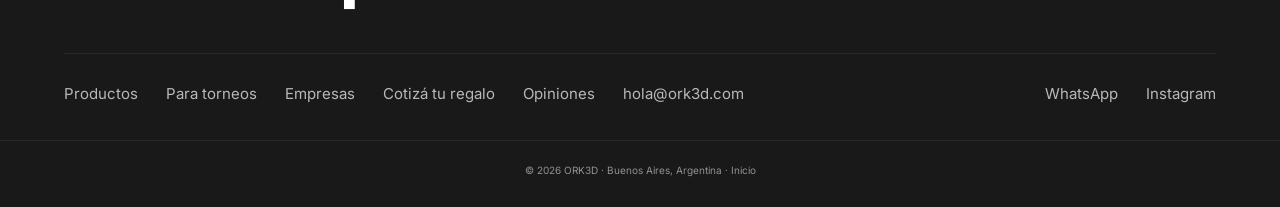
<file: regalos-empresariales-fin-de-ano.html>
<!DOCTYPE html>
<html lang="es">
<head>
<meta charset="UTF-8" />
<meta name="viewport" content="width=device-width, initial-scale=1.0" />
<meta name="theme-color" content="#191919" />

<title>Regalos Empresariales de Fin de Año Personalizados | ORK3D</title>
<meta name="description" content="Regalos empresariales de fin de año personalizados con logo, nombres, colores y mensajes. Diseñados y fabricados en Buenos Aires para equipos, clientes y empresas." />
<link rel="canonical" href="https://ork3d.com/regalos-empresariales-fin-de-ano" />

<meta property="og:type" content="website" />
<meta property="og:url" content="https://ork3d.com/regalos-empresariales-fin-de-ano" />
<meta property="og:title" content="Regalos Empresariales de Fin de Año Personalizados | ORK3D" />
<meta property="og:description" content="Regalos empresariales de fin de año con logo, nombres, colores y mensajes personalizados. Diseño y producción local en Buenos Aires." />
<meta property="og:image" content="https://ork3d.com/assets/img/og-cover.svg" />
<meta property="og:locale" content="es_AR" />

<meta name="twitter:card" content="summary_large_image" />
<meta name="twitter:title" content="Regalos Empresariales de Fin de Año Personalizados | ORK3D" />
<meta name="twitter:description" content="Regalos personalizados para empresas: logo, nombres y colores en cada pieza. Diseño y producción en Buenos Aires." />
<meta name="twitter:image" content="https://ork3d.com/assets/img/og-cover.svg" />

<link rel="icon" type="image/svg+xml" href="/assets/img/favicon.svg" />
<link rel="preconnect" href="https://fonts.googleapis.com" />
<link rel="preconnect" href="https://fonts.gstatic.com" crossorigin />
<link href="https://fonts.googleapis.com/css2?family=Inter:wght@400;500;600;700;800;900&display=swap" rel="stylesheet" />
<link rel="stylesheet" href="/assets/css/styles.css?v=22" />

<script type="application/ld+json">
{
  "@context": "https://schema.org",
  "@type": "Service",
  "name": "Regalos empresariales de fin de año personalizados",
  "provider": {
    "@type": "LocalBusiness",
    "name": "ORK3D",
    "url": "https://ork3d.com",
    "telephone": "5491132543998",
    "areaServed": "Buenos Aires, Argentina"
  },
  "description": "Regalos empresariales personalizados con logo, nombres, colores y mensajes. Diseñados y fabricados en Buenos Aires para equipos, clientes y colaboradores.",
  "url": "https://ork3d.com/regalos-empresariales-fin-de-ano"
}
</script>

<script type="application/ld+json">
{
  "@context": "https://schema.org",
  "@type": "FAQPage",
  "mainEntity": [
    {
      "@type": "Question",
      "name": "¿Qué regalos de fin de año hacen para empresas?",
      "acceptedAnswer": {
        "@type": "Answer",
        "text": "Diseñamos y fabricamos objetos personalizados para empresas: llaveros, plaquetas, souvenirs, trofeos, letreros y piezas decorativas con la identidad corporativa. Cada pieza puede llevar el logo, los colores, el nombre del destinatario y un mensaje."
      }
    },
    {
      "@type": "Question",
      "name": "¿Puedo personalizar cada regalo con un nombre diferente?",
      "acceptedAnswer": {
        "@type": "Answer",
        "text": "Sí. Cada pieza se puede personalizar individualmente con el nombre del destinatario. Nos enviás la lista de nombres y nosotros producimos cada unidad por separado."
      }
    },
    {
      "@type": "Question",
      "name": "¿Puedo incluir el logo y los colores de mi empresa?",
      "acceptedAnswer": {
        "@type": "Answer",
        "text": "Sí. Incorporamos el logo de tu empresa, los colores corporativos y cualquier elemento de identidad visual que quieras transmitir. Nos enviás el archivo (SVG, PNG o AI) y trabajamos a partir de ahí."
      }
    },
    {
      "@type": "Question",
      "name": "¿Cuál es la cantidad mínima?",
      "acceptedAnswer": {
        "@type": "Answer",
        "text": "No pedimos grandes mínimos. Trabajamos desde pedidos chicos hasta producciones por cantidad, y la cantidad depende del tipo de pieza. Escribinos con lo que necesitás y te asesoramos según el caso."
      }
    },
    {
      "@type": "Question",
      "name": "¿Con cuánta anticipación conviene hacer el pedido?",
      "acceptedAnswer": {
        "@type": "Answer",
        "text": "Lo antes posible, especialmente en temporada de fin de año. Cuanto más tiempo tengamos, más tranquilos podemos trabajar el diseño y la producción. Escribinos con la fecha que necesitás y te decimos si llegamos."
      }
    },
    {
      "@type": "Question",
      "name": "¿Trabajan con pedidos para empleados, clientes y proveedores?",
      "acceptedAnswer": {
        "@type": "Answer",
        "text": "Sí. Trabajamos con empresas que necesitan regalos para su equipo interno, para clientes o para proveedores. En cada caso adaptamos el diseño y la cantidad al contexto."
      }
    },
    {
      "@type": "Question",
      "name": "¿Dónde fabrican los productos?",
      "acceptedAnswer": {
        "@type": "Answer",
        "text": "Diseñamos y fabricamos todo en Buenos Aires, Argentina. Producción local, coordinación directa y entrega o envío desde acá."
      }
    }
  ]
}
</script>
</head>
<body class="pagina-regalos">

<header class="nav" id="nav">
  <div class="container nav__inner">
    <a href="/" class="nav__logo" aria-label="ORK3D inicio">
      <span class="nav__logo-text">ORK<span class="accent">3D</span></span>
    </a>
    <nav class="nav__links" id="navLinks" aria-label="Navegación principal">
      <a href="/">Inicio</a>
      <a href="/#fabricamos">Productos</a>
      <a href="/torneos">Torneos</a>
      <a href="/#empresas">Empresas</a>
      <a href="#cotizacion" aria-current="page">Fin de Año</a>
      <a href="/#contacto">Contacto</a>
    </nav>
    <a href="#cotizacion" class="btn btn--primary nav__cta" data-track="hero_cta_click" data-track-source="nav">
      <svg viewBox="0 0 24 24" width="18" height="18" aria-hidden="true"><path fill="currentColor" d="M20.52 3.48A11.83 11.83 0 0 0 12.05 0C5.5 0 .18 5.32.18 11.87c0 2.09.55 4.13 1.6 5.93L0 24l6.34-1.66a11.86 11.86 0 0 0 5.7 1.45h.01c6.55 0 11.87-5.32 11.87-11.87 0-3.17-1.23-6.15-3.4-8.44Z"/></svg>
      Quiero una propuesta
    </a>
    <button class="nav__toggle" id="navToggle" aria-label="Abrir menú" aria-expanded="false">
      <span></span><span></span><span></span>
    </button>
  </div>
</header>

<main>

<!-- S1: HERO -->
<section class="hero hero--empresas theme-lila" id="hero" aria-labelledby="hero-titulo">
  <div class="container hero__inner">
    <div class="hero__copy">
      <span class="hero__badge">FIN DE AÑO 2026 · REGALOS PARA EMPRESAS</span>
      <h1 class="hero__title" id="hero-titulo">
        Una misma identidad.
        <span class="hero__title-segunda">Un&nbsp;regalo único para&nbsp;cada&nbsp;persona.</span>
      </h1>
      <p class="hero__sub">Sorprendé a tu equipo con regalos que combinan la identidad de tu empresa con un detalle personalizado para cada integrante.</p>
      <p class="hero__pitch">Te respondemos rápido y te ayudamos a elegir la cantidad, desde una pieza hasta una serie.</p>
      <div class="hero__ctas">
        <a href="#regalos" class="btn btn--primary btn--lg" data-track="cta_click" data-track-source="ver_ideas_regalos">Ver ideas de regalos <span class="hero__flecha" aria-hidden="true">→</span></a>
        <a href="#cotizacion" class="btn btn--ghost btn--lg" data-track="cta_click" data-track-source="solicitar_propuesta_personalizada">Solicitar propuesta personalizada</a>
      </div>
      <ul class="hero__beneficios" aria-label="Ventajas de trabajar con ORK3D">
        <li>Respuesta rápida</li>
        <li>Sin grandes pedidos mínimos</li>
        <li>Personalización individual</li>
      </ul>
      <p class="hero__microcopy">Diseñado y fabricado en Buenos Aires.</p>
    </div>

    <div class="hero__piezas">
      <figure class="hero__pieza hero__pieza--principal">
        <picture>
          <source type="image/avif" sizes="(min-width: 981px) 40vw, 33vw" srcset="/assets/img/fotos/piezas-serie-medlog-480.avif 480w, /assets/img/fotos/piezas-serie-medlog-800.avif 800w">
          <source type="image/webp" sizes="(min-width: 981px) 40vw, 33vw" srcset="/assets/img/fotos/piezas-serie-medlog-480.webp 480w, /assets/img/fotos/piezas-serie-medlog-800.webp 800w">
          <img src="/assets/img/fotos/piezas-serie-medlog-800.webp" width="800" height="1000" fetchpriority="high" alt="Llaveros con forma de casco blanco impresos en 3D, uno con una etiqueta con el logo de la empresa">
        </picture>
      </figure>
      <figure class="hero__pieza">
        <picture>
          <source type="image/avif" sizes="(min-width: 981px) 26vw, 33vw" srcset="/assets/img/fotos/piezas-personalizado-lego-480.avif 480w, /assets/img/fotos/piezas-personalizado-lego-800.avif 800w">
          <source type="image/webp" sizes="(min-width: 981px) 26vw, 33vw" srcset="/assets/img/fotos/piezas-personalizado-lego-480.webp 480w, /assets/img/fotos/piezas-personalizado-lego-800.webp 800w">
          <img src="/assets/img/fotos/piezas-personalizado-lego-800.webp" width="800" height="1000" loading="lazy" decoding="async" alt="Llavero rojo con forma de ladrillo y una placa con texto personalizado, sostenido en una mano">
        </picture>
      </figure>
      <figure class="hero__pieza">
        <picture>
          <source type="image/avif" sizes="(min-width: 981px) 26vw, 33vw" srcset="/assets/img/fotos/piezas-camiseta-40-480.avif 480w, /assets/img/fotos/piezas-camiseta-40-800.avif 800w">
          <source type="image/webp" sizes="(min-width: 981px) 26vw, 33vw" srcset="/assets/img/fotos/piezas-camiseta-40-480.webp 480w, /assets/img/fotos/piezas-camiseta-40-800.webp 800w">
          <img src="/assets/img/fotos/piezas-camiseta-40-800.webp" width="800" height="1000" loading="lazy" decoding="async" alt="Camiseta azul y amarilla con el número 40 y un nombre, impresa en 3D junto a llaveros iguales">
        </picture>
      </figure>
    </div>
  </div>
</section>

<!-- S2: CONCEPTO -->
<section class="section theme-cream" id="concepto">
  <div class="container">
    <h2 class="section__title section__title--center">Un regalo para todo el equipo.<br class="br-desktop"/><span class="accent">Personalizado para cada persona.</span></h2>
    <p class="section__lead">Cada regalo puede transmitir la identidad de tu empresa de una forma personal. Nombres, mensajes, colores y detalles de marca en cada pieza.</p>
    <div class="concept-cards" aria-label="Ejemplo de regalo personalizado por persona">
      <div class="concept-card">
        <div class="concept-card__brand">
          <span class="concept-card__company">EMPRESA</span>
          <div class="concept-card__logo-block" aria-hidden="true">
            <span class="concept-card__dot"></span>
            <span class="concept-card__dot concept-card__dot--accent"></span>
            <span class="concept-card__dot"></span>
          </div>
        </div>
        <div class="concept-card__body">
          <span class="concept-card__name">Carlos</span>
          <span class="concept-card__msg">Gracias por ser parte de 2026</span>
        </div>
      </div>
      <div class="concept-card concept-card--featured">
        <div class="concept-card__brand">
          <span class="concept-card__company">EMPRESA</span>
          <div class="concept-card__logo-block" aria-hidden="true">
            <span class="concept-card__dot"></span>
            <span class="concept-card__dot concept-card__dot--accent"></span>
            <span class="concept-card__dot"></span>
          </div>
        </div>
        <div class="concept-card__body">
          <span class="concept-card__name">María</span>
          <span class="concept-card__msg">Gracias por ser parte de 2026</span>
        </div>
      </div>
      <div class="concept-card">
        <div class="concept-card__brand">
          <span class="concept-card__company">EMPRESA</span>
          <div class="concept-card__logo-block" aria-hidden="true">
            <span class="concept-card__dot"></span>
            <span class="concept-card__dot concept-card__dot--accent"></span>
            <span class="concept-card__dot"></span>
          </div>
        </div>
        <div class="concept-card__body">
          <span class="concept-card__name">Sofía</span>
          <span class="concept-card__msg">Gracias por ser parte de 2026</span>
        </div>
      </div>
    </div>
    <p class="concept-caption">Misma empresa · Misma identidad · Regalo individual para cada persona</p>
  </div>
</section>

<!-- S3: PROPUESTAS DE REGALO -->
<section class="section theme-ink" id="regalos">
  <div class="container">
    <h2 class="section__title section__title--center">¿Qué querés <span class="accent">regalar este año</span>?</h2>
    <p class="section__lead">Tres propuestas para distintas necesidades. Todas personalizables con la identidad de tu empresa.</p>
    <div class="grid gift-grid">

      <article class="gift-card">
        <div class="gift-card__head">
          <div class="gift-card__icon">
            <svg width="28" height="28" viewBox="0 0 24 24" fill="none" stroke="currentColor" stroke-width="1.8" stroke-linecap="round" stroke-linejoin="round"><rect x="2" y="7" width="20" height="14" rx="2"/><path d="M16 7V5a2 2 0 0 0-2-2h-4a2 2 0 0 0-2 2v2"/><line x1="12" y1="12" x2="12" y2="16"/><line x1="10" y1="14" x2="14" y2="14"/></svg>
          </div>
          <span class="gift-card__label">PARA EQUIPOS</span>
        </div>
        <h3>Souvenirs de empresa</h3>
        <p>Llaveros, piezas decorativas o figuras con el logo y los colores corporativos. Ideales para regalar a todo el equipo o a clientes.</p>
        <ul class="gift-card__features">
          <li>Logo e identidad corporativa</li>
          <li>Desde pocas unidades hasta series</li>
          <li>Diseño uniforme, nombre individual</li>
        </ul>
        <a href="#cotizacion" class="btn btn--ghost">Consultar</a>
      </article>

      <article class="gift-card gift-card--featured">
        <div class="gift-card__head">
          <div class="gift-card__icon">
            <svg width="28" height="28" viewBox="0 0 24 24" fill="none" stroke="currentColor" stroke-width="1.8" stroke-linecap="round" stroke-linejoin="round"><path d="M12 2l3.09 6.26L22 9.27l-5 4.87 1.18 6.88L12 17.77l-6.18 3.25L7 14.14 2 9.27l6.91-1.01L12 2z"/></svg>
          </div>
          <span class="gift-card__label gift-card__label--accent">PERSONALIZADO</span>
        </div>
        <h3>Reconocimientos individuales</h3>
        <p>Plaquetas o piezas con el nombre del destinatario, un mensaje y la identidad de la empresa. Para personas clave o equipos que merecen algo especial.</p>
        <ul class="gift-card__features">
          <li>Nombre del destinatario</li>
          <li>Mensaje personalizado</li>
          <li>Logo y colores corporativos</li>
        </ul>
        <a href="#cotizacion" class="btn btn--primary">Consultar</a>
      </article>

      <article class="gift-card">
        <div class="gift-card__head">
          <div class="gift-card__icon">
            <svg width="28" height="28" viewBox="0 0 24 24" fill="none" stroke="currentColor" stroke-width="1.8" stroke-linecap="round" stroke-linejoin="round"><polygon points="12 2 15.09 8.26 22 9.27 17 14.14 18.18 21.02 12 17.77 5.82 21.02 7 14.14 2 9.27 8.91 8.26 12 2"/></svg>
          </div>
          <span class="gift-card__label">PREMIUM</span>
        </div>
        <h3>Trofeos y reconocimientos</h3>
        <p>Piezas de mayor porte para homenajear logros, aniversarios o personas destacadas dentro de la organización.</p>
        <ul class="gift-card__features">
          <li>Diseño premium a medida</li>
          <li>Logro o hito específico</li>
          <li>Nombre, año y detalles</li>
        </ul>
        <a href="#cotizacion" class="btn btn--ghost">Consultar</a>
      </article>

    </div>
  </div>
</section>

<!-- S4: PERSONALIZACIÓN A ESCALA -->
<section class="section theme-cream" id="personalizacion">
  <div class="container">
    <h2 class="section__title section__title--center">Hacelo personal,<br/><span class="accent">incluso si son 100.</span></h2>
    <p class="section__lead">Nos enviás la lista de nombres. Nosotros personalizamos cada unidad.</p>
    <div class="name-list" aria-label="Ejemplo de personalización por persona">
      <div class="name-item">
        <span class="name-item__name">Carlos</span>
        <span class="name-item__msg">Gracias por ser parte de 2026</span>
        <span class="name-item__badge">✓ personalizado</span>
      </div>
      <div class="name-item">
        <span class="name-item__name">Sofía</span>
        <span class="name-item__msg">Gracias por ser parte de 2026</span>
        <span class="name-item__badge">✓ personalizado</span>
      </div>
      <div class="name-item">
        <span class="name-item__name">Martín</span>
        <span class="name-item__msg">Gracias por ser parte de 2026</span>
        <span class="name-item__badge">✓ personalizado</span>
      </div>
      <div class="name-item name-item--muted">
        <span class="name-item__name">Valentina</span>
        <span class="name-item__msg">Gracias por ser parte de 2026</span>
        <span class="name-item__badge">✓ personalizado</span>
      </div>
      <div class="name-item name-item--more">
        <span>+ toda tu lista</span>
      </div>
    </div>
    <p class="section__lead" style="margin-top: 32px; font-size: 15px;">No importa si son 5 o 150. Cada pieza llega con el nombre correcto.</p>
  </div>
</section>

<!-- CASO REAL (versión breve). El caso completo vive en /reconocimientos-empresariales: mismo video, sin copiarlo. -->
<section class="section theme-lila caso-real" id="caso-real-resumen" aria-labelledby="caso-real-resumen-titulo">
  <div class="container caso-real__grid">
    <figure class="caso-real__figura">
      <div class="caso-real__marco">
        <video class="caso-real__video" width="464" height="832" muted playsinline controls preload="none" data-poster="/assets/img/caso-real/reconocimiento-empresarial-poster.webp" data-caso-video aria-label="Pieza real de reconocimiento empresarial: cuadro negro con un micrófono dorado en relieve y texto personalizado.">
          <source src="/assets/video/caso-real/reconocimiento-empresarial.webm" type="video/webm" />
          <source src="/assets/video/caso-real/reconocimiento-empresarial.mp4" type="video/mp4" />
          Tu navegador no puede reproducir este video.
        </video>
        <button type="button" class="btn btn--primary caso-real__play" data-caso-play hidden>Reproducir el video</button>
      </div>
      <figcaption class="caso-real__pie">
        <span class="caso-real__pie-titulo">Reconocimiento empresarial personalizado</span>
        <span class="caso-real__pie-sub">Diseñado para una persona. Escalable a todo tu equipo.</span>
      </figcaption>
    </figure>

    <div class="caso-real__explicacion">
      <p class="caso-real__eyebrow">PROYECTO REAL · RECONOCIMIENTO EMPRESARIAL</p>
      <h2 class="caso-real__titulo" id="caso-real-resumen-titulo">Un reconocimiento diseñado para una persona.</h2>
      <p class="caso-real__lead">Mantenemos la identidad de la empresa y personalizamos cada pieza con el nombre, el mensaje y el logro de quien la recibe.</p>
      <div class="caso-real__acciones">
        <a href="/reconocimientos-empresariales" class="btn btn--ghost btn--lg">Ver el caso real y cómo lo hacemos</a>
      </div>
    </div>
  </div>
</section>

<!-- S5: CÓMO FUNCIONA -->
<section class="section theme-ink" id="como-funciona">
  <div class="container">
    <h2 class="section__title section__title--center">Cómo <span class="accent">funciona</span></h2>
    <ol class="journey">
      <li class="journey__step journey__step--coral" data-reveal>
        <span class="journey__num">01</span>
        <div class="journey__icon" aria-hidden="true"><svg viewBox="0 0 24 24" fill="none" stroke="currentColor" stroke-width="1.6" stroke-linecap="round" stroke-linejoin="round"><path d="M21 15a2 2 0 0 1-2 2H7l-4 4V5a2 2 0 0 1 2-2h14a2 2 0 0 1 2 2z"/></svg></div>
        <h3>Nos contás qué necesitás</h3>
        <p>Cantidad, fecha, destinatarios e idea general del regalo.</p>
      </li>
      <li class="journey__step journey__step--lila" data-reveal>
        <span class="journey__num">02</span>
        <div class="journey__icon" aria-hidden="true"><svg viewBox="0 0 24 24" fill="none" stroke="currentColor" stroke-width="1.6" stroke-linecap="round" stroke-linejoin="round"><path d="M12 20h9"/><path d="M16.5 3.5a2.121 2.121 0 0 1 3 3L7 19l-4 1 1-4Z"/></svg></div>
        <h3>Diseñamos una propuesta</h3>
        <p>Adaptamos la pieza a la identidad y los colores de tu empresa.</p>
      </li>
      <li class="journey__step journey__step--lima" data-reveal>
        <span class="journey__num">03</span>
        <div class="journey__icon" aria-hidden="true"><svg viewBox="0 0 24 24" fill="none" stroke="currentColor" stroke-width="1.6" stroke-linecap="round" stroke-linejoin="round"><path d="M14 2H6a2 2 0 0 0-2 2v16a2 2 0 0 0 2 2h12a2 2 0 0 0 2-2V8z"/><polyline points="14 2 14 8 20 8"/><polyline points="9 15 11 17 15 13"/></svg></div>
        <h3>La aprobás</h3>
        <p>Definimos nombres, colores, mensajes y detalles finales.</p>
      </li>
      <li class="journey__step journey__step--ink" data-reveal>
        <span class="journey__num">04</span>
        <div class="journey__icon" aria-hidden="true"><svg viewBox="0 0 24 24" fill="none" stroke="currentColor" stroke-width="1.6" stroke-linecap="round" stroke-linejoin="round"><path d="M21 10c0 7-9 13-9 13s-9-6-9-13a9 9 0 0 1 18 0z"/><circle cx="12" cy="10" r="3"/></svg></div>
        <h3>Producimos tu pedido</h3>
        <p>Fabricación en Buenos Aires y coordinación de entrega.</p>
      </li>
    </ol>
  </div>
</section>

<!-- S6: FORMULARIO DE COTIZACIÓN -->
<section class="section theme-cream" id="cotizacion">
  <div class="container">
    <div class="quote-form-wrap">
      <div class="quote-form-header">
        <h2 class="section__title">Contanos qué necesitás<br/><span class="accent">para fin de año</span></h2>
        <p class="section__lead" style="margin:0">Te respondemos con una propuesta adaptada a tu empresa.</p>
      </div>

      <form class="quote-form" id="quoteForm" novalidate>
        <div class="form-row form-row--2">
          <div class="form-group">
            <label class="form-label" for="qEmpresa">Empresa <span class="form-required" aria-hidden="true">*</span></label>
            <input class="form-input" type="text" id="qEmpresa" name="empresa" autocomplete="organization" required placeholder="Nombre de la empresa" />
            <span class="form-error" id="qEmpresa-error" role="alert"></span>
          </div>
          <div class="form-group">
            <label class="form-label" for="qNombre">Nombre y apellido <span class="form-required" aria-hidden="true">*</span></label>
            <input class="form-input" type="text" id="qNombre" name="nombre" autocomplete="name" required placeholder="Tu nombre" />
            <span class="form-error" id="qNombre-error" role="alert"></span>
          </div>
        </div>

        <div class="form-row form-row--2">
          <div class="form-group">
            <label class="form-label" for="qEmail">Email <span class="form-required" aria-hidden="true">*</span></label>
            <input class="form-input" type="email" id="qEmail" name="email" autocomplete="email" required placeholder="correo@empresa.com" />
            <span class="form-error" id="qEmail-error" role="alert"></span>
          </div>
          <div class="form-group">
            <label class="form-label" for="qWa">WhatsApp <span class="form-required" aria-hidden="true">*</span></label>
            <input class="form-input" type="tel" id="qWa" name="whatsapp" autocomplete="tel" required placeholder="11 xxxx-xxxx" />
            <span class="form-error" id="qWa-error" role="alert"></span>
          </div>
        </div>

        <div class="form-row form-row--2">
          <div class="form-group">
            <label class="form-label" for="qCantidad">Cantidad aproximada <span class="form-required" aria-hidden="true">*</span></label>
            <input class="form-input" type="text" id="qCantidad" name="cantidad" required placeholder="Ej: 50 piezas" />
            <span class="form-error" id="qCantidad-error" role="alert"></span>
          </div>
          <div class="form-group">
            <label class="form-label" for="qDestinatarios">¿Para quién es? <span class="form-required" aria-hidden="true">*</span></label>
            <select class="form-input form-select" id="qDestinatarios" name="destinatarios" required>
              <option value="">Seleccioná una opción</option>
              <option value="equipo">Equipo / empleados</option>
              <option value="clientes">Clientes</option>
              <option value="proveedores">Proveedores</option>
              <option value="otro">Otro</option>
            </select>
            <span class="form-error" id="qDestinatarios-error" role="alert"></span>
          </div>
        </div>

        <div class="form-row form-row--2">
          <div class="form-group">
            <label class="form-label" for="qFecha">Fecha ideal de entrega <span class="form-required" aria-hidden="true">*</span></label>
            <input class="form-input" type="date" id="qFecha" name="fecha" required />
            <span class="form-error" id="qFecha-error" role="alert"></span>
          </div>
          <div class="form-group">
            <label class="form-label" for="qPresupuesto">Presupuesto aprox. por unidad <span class="form-optional">(opcional)</span></label>
            <input class="form-input" type="text" id="qPresupuesto" name="presupuesto" placeholder="Ej: $5.000 – $8.000" />
          </div>
        </div>

        <div class="form-group">
          <label class="form-label" for="qComentarios">Contanos más sobre el regalo</label>
          <textarea class="form-input form-textarea" id="qComentarios" name="comentarios" rows="4" placeholder="Tipo de pieza, estilo, colores de la empresa, si ya tienen logo listo, etc."></textarea>
        </div>

        <p class="form-logo-note">
          <svg width="14" height="14" viewBox="0 0 24 24" fill="none" stroke="currentColor" stroke-width="2"><circle cx="12" cy="12" r="10"/><line x1="12" y1="8" x2="12" y2="12"/><line x1="12" y1="16" x2="12.01" y2="16"/></svg>
          Podés enviarnos el logo por WhatsApp una vez que abramos la conversación.
        </p>

        <div class="form-submit-row">
          <button type="submit" class="btn btn--primary btn--lg form-submit-btn" id="quoteSubmit">
            <svg viewBox="0 0 24 24" width="20" height="20" aria-hidden="true"><path fill="currentColor" d="M20.52 3.48A11.83 11.83 0 0 0 12.05 0C5.5 0 .18 5.32.18 11.87c0 2.09.55 4.13 1.6 5.93L0 24l6.34-1.66a11.86 11.86 0 0 0 5.7 1.45h.01c6.55 0 11.87-5.32 11.87-11.87 0-3.17-1.23-6.15-3.4-8.44Z"/></svg>
            <span class="btn-text">Quiero recibir una propuesta</span>
            <span class="btn-loading" aria-hidden="true">Abriendo WhatsApp…</span>
          </button>
        </div>

        <!-- Estado: error general -->
        <div class="form-state form-state--error" id="formStateError" role="alert" hidden>
          <svg width="18" height="18" viewBox="0 0 24 24" fill="none" stroke="currentColor" stroke-width="2"><circle cx="12" cy="12" r="10"/><line x1="12" y1="8" x2="12" y2="12"/><line x1="12" y1="16" x2="12.01" y2="16"/></svg>
          Revisá los campos marcados en rojo antes de continuar.
        </div>
      </form>

      <!-- Estado: éxito -->
      <div class="form-state form-state--success" id="formStateSuccess" hidden>
        <svg width="40" height="40" viewBox="0 0 24 24" fill="none" stroke="currentColor" stroke-width="2"><path d="M22 11.08V12a10 10 0 1 1-5.93-9.14"/><polyline points="22 4 12 14.01 9 11.01"/></svg>
        <h3>¡Listo! Te abrimos WhatsApp para continuar.</h3>
        <p>Si WhatsApp no se abrió automáticamente, escribinos directamente:</p>
        <a href="#" class="btn btn--primary" id="successWaFallback" target="_blank" rel="noopener">Abrir WhatsApp</a>
      </div>

    </div>
  </div>
</section>

<!-- S7: IDENTIDAD ORK3D -->
<section class="section theme-ink" id="identidad">
  <div class="container">
    <p class="identity-tagline">Hecho en Buenos Aires. Diseñado para comunicar identidad.</p>
    <div class="identity-pillars">
      <div class="identity-pillar">
        <div class="identity-pillar__icon">
          <svg width="24" height="24" viewBox="0 0 24 24" fill="none" stroke="currentColor" stroke-width="1.8" stroke-linecap="round" stroke-linejoin="round"><path d="M12 20h9"/><path d="M16.5 3.5a2.121 2.121 0 0 1 3 3L7 19l-4 1 1-4Z"/></svg>
        </div>
        <h3>Diseño propio</h3>
        <p>Cada pieza es diseñada específicamente para la empresa. No usamos plantillas genéricas.</p>
      </div>
      <div class="identity-pillar">
        <div class="identity-pillar__icon">
          <svg width="24" height="24" viewBox="0 0 24 24" fill="none" stroke="currentColor" stroke-width="1.8" stroke-linecap="round" stroke-linejoin="round"><path d="M21 10c0 7-9 13-9 13s-9-6-9-13a9 9 0 0 1 18 0z"/><circle cx="12" cy="10" r="3"/></svg>
        </div>
        <h3>Producción local</h3>
        <p>Fabricamos en Buenos Aires. Coordinación directa, sin intermediarios.</p>
      </div>
      <div class="identity-pillar">
        <div class="identity-pillar__icon">
          <svg width="24" height="24" viewBox="0 0 24 24" fill="none" stroke="currentColor" stroke-width="1.8" stroke-linecap="round" stroke-linejoin="round"><path d="M20 21v-2a4 4 0 0 0-4-4H8a4 4 0 0 0-4 4v2"/><circle cx="12" cy="7" r="4"/></svg>
        </div>
        <h3>Personalización individual</h3>
        <p>Cada pieza puede llevar el nombre de la persona que la recibe.</p>
      </div>
      <div class="identity-pillar">
        <div class="identity-pillar__icon">
          <svg width="24" height="24" viewBox="0 0 24 24" fill="none" stroke="currentColor" stroke-width="1.8" stroke-linecap="round" stroke-linejoin="round"><rect x="2" y="7" width="20" height="14" rx="2"/><path d="M16 7V5a2 2 0 0 0-2-2h-4a2 2 0 0 0-2 2v2"/></svg>
        </div>
        <h3>Pedidos chicos y series</h3>
        <p>Desde pocas unidades hasta producciones por cantidad, para empresas de todos los tamaños.</p>
      </div>
    </div>
  </div>
</section>

<!-- S8: MERCADO LIBRE (placeholder configurable) -->
<section class="section theme-cream ml-section" id="mercado-libre">
  <div class="container">
    <div class="ml-inner">
      <div class="ml-copy">
        <span class="ml-eyebrow">Próximamente</span>
        <h2 class="ml-title">¿Preferís comprar un pack ya definido?</h2>
        <p class="ml-sub">Próximamente vas a poder encontrar opciones de regalos empresariales ORK3D en Mercado Libre.</p>
        <!-- ML_LINK_PLACEHOLDER: descomentar cuando haya publicaciones reales
        <a href="MERCADO_LIBRE_URL" class="btn btn--ghost" target="_blank" rel="noopener">Ver en Mercado Libre</a>
        -->
      </div>
      <div class="ml-icon" aria-hidden="true">
        <svg width="48" height="48" viewBox="0 0 24 24" fill="none" stroke="currentColor" stroke-width="1.4" stroke-linecap="round" stroke-linejoin="round"><path d="M6 2 3 6v14a2 2 0 0 0 2 2h14a2 2 0 0 0 2-2V6l-3-4z"/><line x1="3" y1="6" x2="21" y2="6"/><path d="M16 10a4 4 0 0 1-8 0"/></svg>
      </div>
    </div>
  </div>
</section>

<!-- S9: FAQ -->
<section class="section theme-ink" id="faq">
  <div class="container">
    <h2 class="section__title section__title--center">Preguntas <span class="accent">frecuentes</span></h2>
    <div class="faq">
      <details class="faq__item">
        <summary class="faq__question">¿Qué regalos de fin de año hacen para empresas?<svg class="faq__chevron" width="18" height="18" viewBox="0 0 24 24" fill="none" stroke="currentColor" stroke-width="2"><polyline points="6 9 12 15 18 9"/></svg></summary>
        <div class="faq__answer"><p>Diseñamos y fabricamos objetos personalizados para empresas: llaveros, plaquetas, souvenirs, trofeos, letreros y piezas decorativas con la identidad corporativa. Cada pieza puede llevar el logo, los colores, el nombre del destinatario y un mensaje.</p></div>
      </details>
      <details class="faq__item">
        <summary class="faq__question">¿Puedo personalizar cada regalo con un nombre diferente?<svg class="faq__chevron" width="18" height="18" viewBox="0 0 24 24" fill="none" stroke="currentColor" stroke-width="2"><polyline points="6 9 12 15 18 9"/></svg></summary>
        <div class="faq__answer"><p>Sí. Cada pieza se puede personalizar individualmente con el nombre del destinatario. Nos enviás la lista de nombres y nosotros producimos cada unidad por separado.</p></div>
      </details>
      <details class="faq__item">
        <summary class="faq__question">¿Puedo incluir el logo y los colores de mi empresa?<svg class="faq__chevron" width="18" height="18" viewBox="0 0 24 24" fill="none" stroke="currentColor" stroke-width="2"><polyline points="6 9 12 15 18 9"/></svg></summary>
        <div class="faq__answer"><p>Sí. Incorporamos el logo de tu empresa, los colores corporativos y cualquier elemento de identidad visual que quieras transmitir. Nos enviás el archivo (SVG, PNG o AI) y trabajamos a partir de ahí.</p></div>
      </details>
      <details class="faq__item">
        <summary class="faq__question">¿Cuál es la cantidad mínima?<svg class="faq__chevron" width="18" height="18" viewBox="0 0 24 24" fill="none" stroke="currentColor" stroke-width="2"><polyline points="6 9 12 15 18 9"/></svg></summary>
        <div class="faq__answer"><p>No pedimos grandes mínimos. Trabajamos desde pedidos chicos hasta producciones por cantidad, y la cantidad depende del tipo de pieza. Escribinos con lo que necesitás y te asesoramos según el caso.</p></div>
      </details>
      <details class="faq__item">
        <summary class="faq__question">¿Con cuánta anticipación conviene hacer el pedido?<svg class="faq__chevron" width="18" height="18" viewBox="0 0 24 24" fill="none" stroke="currentColor" stroke-width="2"><polyline points="6 9 12 15 18 9"/></svg></summary>
        <div class="faq__answer"><p>Lo antes posible, especialmente en temporada de fin de año. Cuanto más tiempo tengamos, más tranquilos podemos trabajar el diseño y la producción. Escribinos con la fecha que necesitás y te decimos si llegamos.</p></div>
      </details>
      <details class="faq__item">
        <summary class="faq__question">¿Trabajan con pedidos para empleados, clientes y proveedores?<svg class="faq__chevron" width="18" height="18" viewBox="0 0 24 24" fill="none" stroke="currentColor" stroke-width="2"><polyline points="6 9 12 15 18 9"/></svg></summary>
        <div class="faq__answer"><p>Sí. Trabajamos con empresas que necesitan regalos para su equipo interno, para clientes o para proveedores. En cada caso adaptamos el diseño y la cantidad al contexto.</p></div>
      </details>
      <details class="faq__item">
        <summary class="faq__question">¿Dónde fabrican los productos?<svg class="faq__chevron" width="18" height="18" viewBox="0 0 24 24" fill="none" stroke="currentColor" stroke-width="2"><polyline points="6 9 12 15 18 9"/></svg></summary>
        <div class="faq__answer"><p>Diseñamos y fabricamos todo en Buenos Aires, Argentina. Producción local, coordinación directa y entrega o envío desde acá.</p></div>
      </details>
    </div>
  </div>
</section>

<!-- S10: CIERRE -->
<section class="section theme-lila" id="cierre">
  <div class="container" style="text-align:center; max-width:680px">
    <h2 class="section__title section__title--center">
      Tu empresa tuvo un año único.<br/>
      <span class="accent">El regalo también puede serlo.</span>
    </h2>
    <p class="section__lead">Diseñemos algo que tu equipo, clientes o colaboradores quieran conservar.</p>
    <a href="#cotizacion" class="btn btn--primary btn--lg" data-track="final_cta_click">
      <svg viewBox="0 0 24 24" width="20" height="20" aria-hidden="true"><path fill="currentColor" d="M20.52 3.48A11.83 11.83 0 0 0 12.05 0C5.5 0 .18 5.32.18 11.87c0 2.09.55 4.13 1.6 5.93L0 24l6.34-1.66a11.86 11.86 0 0 0 5.7 1.45h.01c6.55 0 11.87-5.32 11.87-11.87 0-3.17-1.23-6.15-3.4-8.44Z"/></svg>
      Quiero una propuesta
    </a>
  </div>
</section>

</main>

<footer class="footer">
  <div class="container footer__inner">
    <div class="footer__brand">
      <a href="/"><span class="nav__logo-text">ORK<span class="accent">3D</span></span></a>
      <p>Hecho en Buenos Aires.<br/>Diseñado para comunicar identidad.</p>
    </div>
    <div class="footer__links">
      <a href="/#fabricamos">Productos</a>
      <a href="/torneos">Para torneos</a>
      <a href="/#empresas">Empresas</a>
      <a href="#cotizacion">Cotizá tu regalo</a>
      <a href="/opiniones">Opiniones</a>
      <a href="mailto:hola@ork3d.com">hola@ork3d.com</a>
    </div>
    <div class="footer__social">
      <a href="#" data-wa data-wa-source="generic" aria-label="WhatsApp">WhatsApp</a>
      <a href="https://www.instagram.com/estudio.ork/" target="_blank" rel="noopener" aria-label="Instagram">Instagram</a>
    </div>
  </div>
  <div class="footer__bottom">
    <small>© <span id="year"></span> ORK3D · Buenos Aires, Argentina · <a href="/">Inicio</a></small>
  </div>
</footer>

<a href="#" class="wa-fab"
   data-wa
   data-wa-source="contacto_flotante"
   data-wa-msg="Hola ORK3D 👋&#10;Quiero consultar sobre regalos empresariales de fin de año.&#10;&#10;Empresa: &#10;Cantidad aproximada: &#10;¿Para quién es?: "
   aria-label="Consultar por WhatsApp">
  <svg viewBox="0 0 24 24" width="28" height="28" aria-hidden="true"><path fill="currentColor" d="M20.52 3.48A11.83 11.83 0 0 0 12.05 0C5.5 0 .18 5.32.18 11.87c0 2.09.55 4.13 1.6 5.93L0 24l6.34-1.66a11.86 11.86 0 0 0 5.7 1.45h.01c6.55 0 11.87-5.32 11.87-11.87 0-3.17-1.23-6.15-3.4-8.44Zm-8.47 18.27h-.01a9.85 9.85 0 0 1-5.02-1.37l-.36-.21-3.76.99 1-3.66-.23-.38a9.83 9.83 0 0 1-1.5-5.25c0-5.44 4.43-9.86 9.88-9.86 2.64 0 5.12 1.03 6.99 2.9a9.8 9.8 0 0 1 2.89 6.97c0 5.45-4.43 9.87-9.88 9.87Z"/></svg>
</a>

<div class="sticky-cta" id="stickyCta" aria-hidden="true">
  <a href="#cotizacion" class="btn btn--primary" data-track="cta_click" data-track-source="solicitar_propuesta_sticky">
    <svg viewBox="0 0 24 24" width="20" height="20" aria-hidden="true"><path fill="currentColor" d="M20.52 3.48A11.83 11.83 0 0 0 12.05 0C5.5 0 .18 5.32.18 11.87c0 2.09.55 4.13 1.6 5.93L0 24l6.34-1.66a11.86 11.86 0 0 0 5.7 1.45h.01c6.55 0 11.87-5.32 11.87-11.87 0-3.17-1.23-6.15-3.4-8.44Z"/></svg>
    Solicitar propuesta
  </a>
</div>

<script src="/config.js"></script>
<script src="/assets/js/main.js?v=5"></script>
</body>
</html>
</file>
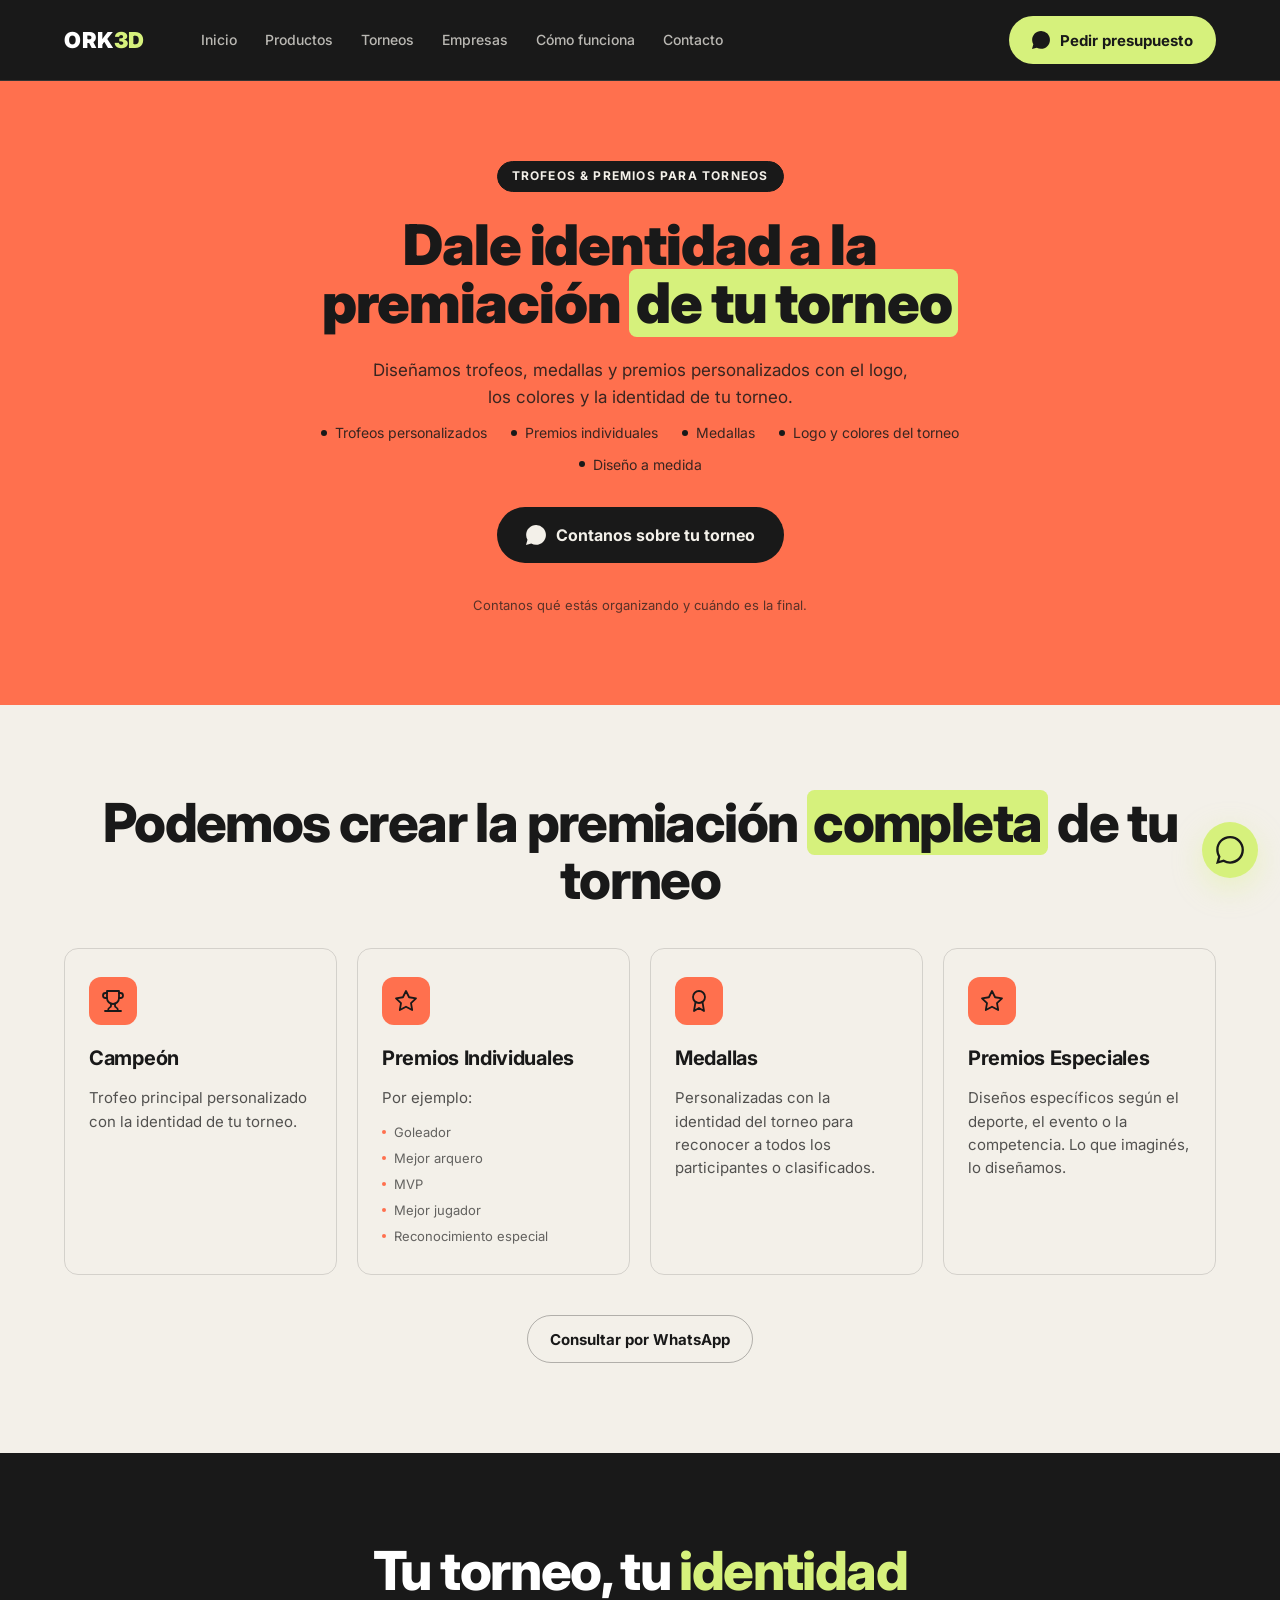
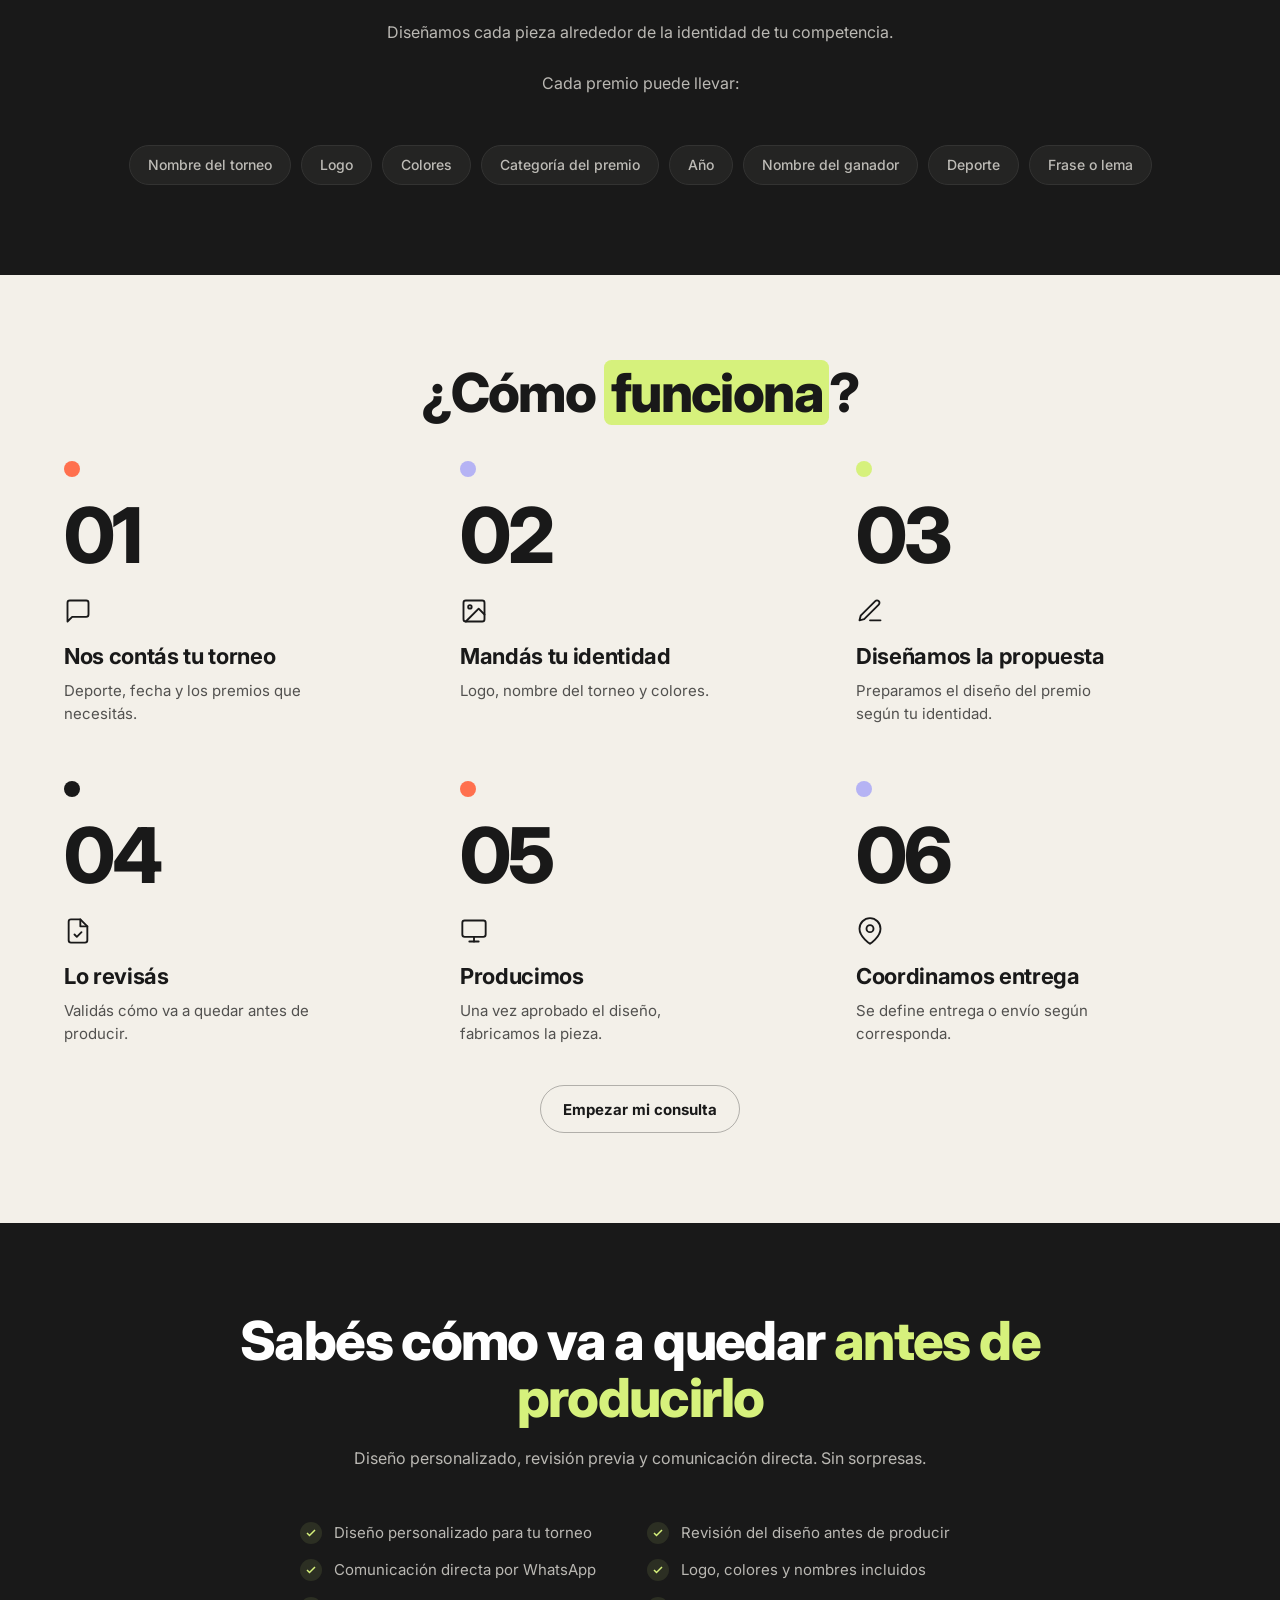
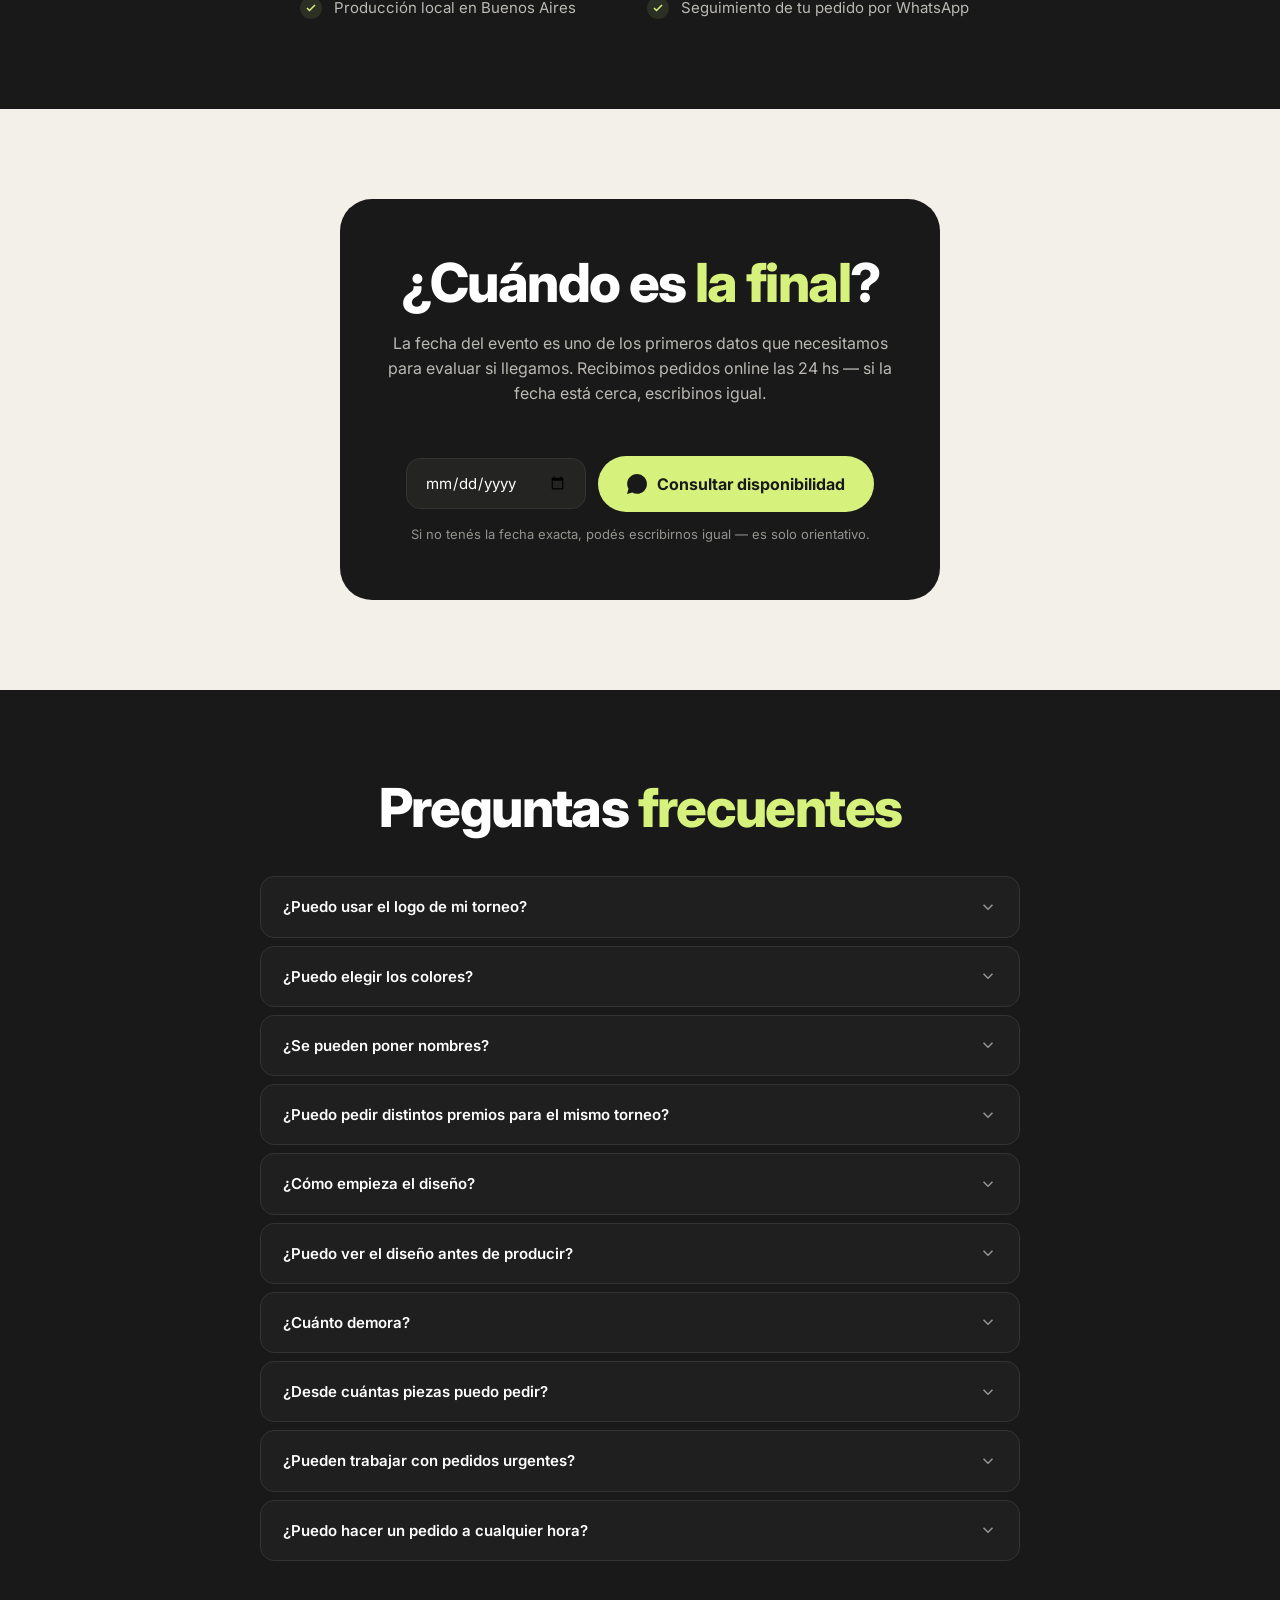
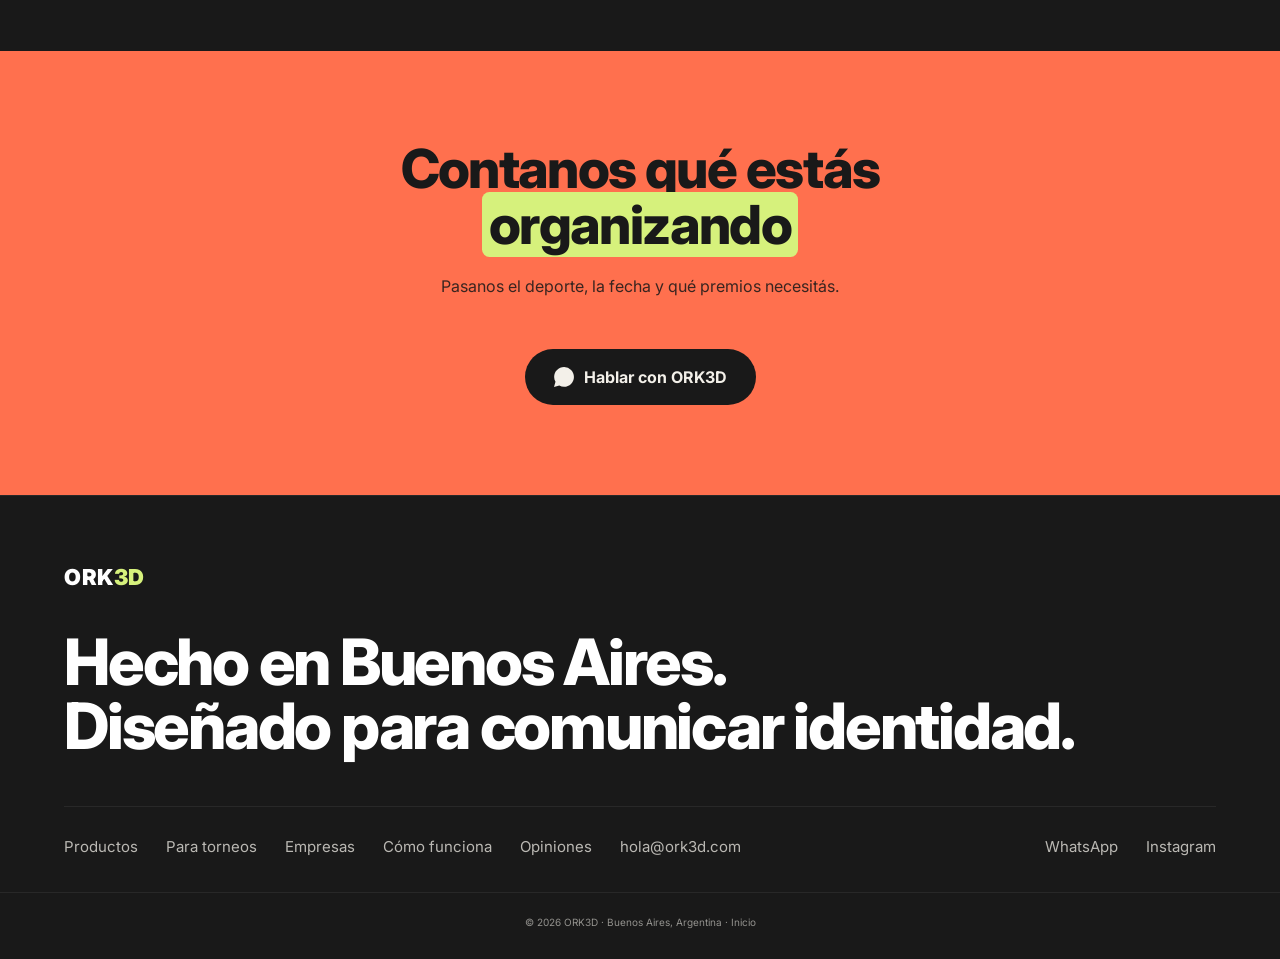
<file: torneos.html>
<!DOCTYPE html>
<html lang="es">
<head>
<meta charset="UTF-8" />
<meta name="viewport" content="width=device-width, initial-scale=1.0" />
<meta name="theme-color" content="#191919" />

<title>Trofeos y premios personalizados para torneos | ORK3D</title>
<meta name="description" content="Diseñamos trofeos, medallas y premios personalizados para torneos. Logo, colores, nombres y diseño a medida. Consultá por WhatsApp desde Buenos Aires." />
<link rel="canonical" href="https://ork3d.com/torneos" />

<meta property="og:type" content="website" />
<meta property="og:url" content="https://ork3d.com/torneos" />
<meta property="og:title" content="Trofeos y premios personalizados para torneos | ORK3D" />
<meta property="og:description" content="Diseñamos trofeos, medallas y premios personalizados para torneos. Logo, colores, nombres y diseño a medida." />
<meta property="og:image" content="https://ork3d.com/assets/img/og-cover.svg" />
<meta property="og:locale" content="es_AR" />

<meta name="twitter:card" content="summary_large_image" />
<meta name="twitter:title" content="Trofeos y premios personalizados para torneos | ORK3D" />
<meta name="twitter:description" content="Diseñamos trofeos, medallas y premios para torneos. Logo, colores y diseño a medida." />
<meta name="twitter:image" content="https://ork3d.com/assets/img/og-cover.svg" />

<link rel="icon" type="image/svg+xml" href="/assets/img/favicon.svg" />
<link rel="preconnect" href="https://fonts.googleapis.com" />
<link rel="preconnect" href="https://fonts.gstatic.com" crossorigin />
<link href="https://fonts.googleapis.com/css2?family=Inter:wght@400;500;600;700;800;900&display=swap" rel="stylesheet" />
<link rel="stylesheet" href="/assets/css/styles.css?v=13" />

<script type="application/ld+json">
{
  "@context": "https://schema.org",
  "@type": "Service",
  "name": "Trofeos y premios personalizados para torneos",
  "provider": {
    "@type": "LocalBusiness",
    "name": "ORK3D",
    "url": "https://ork3d.com",
    "telephone": "5491132543998",
    "areaServed": "Buenos Aires, Argentina"
  },
  "description": "Diseño y fabricación de trofeos, medallas y premios personalizados para torneos deportivos y eventos.",
  "url": "https://ork3d.com/torneos"
}
</script>
</head>
<body>

<header class="nav" id="nav">
  <div class="container nav__inner">
    <a href="/" class="nav__logo" aria-label="ORK3D inicio">
      <span class="nav__logo-text">ORK<span class="accent">3D</span></span>
    </a>
    <nav class="nav__links" id="navLinks" aria-label="Navegación principal">
      <a href="/">Inicio</a>
      <a href="/#fabricamos">Productos</a>
      <a href="/torneos" aria-current="page">Torneos</a>
      <a href="/#empresas">Empresas</a>
      <a href="/#proceso">Cómo funciona</a>
      <a href="/#contacto">Contacto</a>
    </nav>
    <a href="#" class="btn btn--primary nav__cta"
       data-wa
       data-wa-source="tournament_nav"
       data-wa-msg="Hola ORK3D &#x1F44B;&#10;Quiero cotizar premios para mi torneo.&#10;&#10;Deporte: &#10;Fecha de la final: &#10;Premios que necesito: &#10;Tengo logo: S&#xED; / No">
      <svg viewBox="0 0 24 24" width="18" height="18" aria-hidden="true"><path fill="currentColor" d="M20.52 3.48A11.83 11.83 0 0 0 12.05 0C5.5 0 .18 5.32.18 11.87c0 2.09.55 4.13 1.6 5.93L0 24l6.34-1.66a11.86 11.86 0 0 0 5.7 1.45h.01c6.55 0 11.87-5.32 11.87-11.87 0-3.17-1.23-6.15-3.4-8.44Z"/></svg>
      Pedir presupuesto
    </a>
    <button class="nav__toggle" id="navToggle" aria-label="Abrir menú" aria-expanded="false">
      <span></span><span></span><span></span>
    </button>
  </div>
</header>

<main>

<!-- HERO -->
<section class="hero hero--torneos theme-coral" id="hero">
  <div class="container">
    <div class="hero__copy hero__copy--center">
      <span class="hero__badge">Trofeos &amp; Premios para Torneos</span>
      <h1 class="hero__title">
        Dale identidad a la premiación
        <span class="accent">de tu torneo</span>
      </h1>
      <p class="hero__sub">
        Diseñamos trofeos, medallas y premios personalizados con el logo, los colores y la identidad de tu torneo.
      </p>
      <ul class="hero__benefits">
        <li>Trofeos personalizados</li>
        <li>Premios individuales</li>
        <li>Medallas</li>
        <li>Logo y colores del torneo</li>
        <li>Diseño a medida</li>
      </ul>
      <div class="hero__ctas">
        <a href="#" class="btn btn--primary btn--lg"
           data-wa
           data-wa-source="tournament_hero"
           data-wa-msg="Hola ORK3D &#x1F44B;&#10;Quiero cotizar premios para mi torneo.&#10;&#10;Deporte: &#10;Fecha de la final: &#10;Premios que necesito: &#10;Tengo logo: S&#xED; / No">
          <svg viewBox="0 0 24 24" width="20" height="20" aria-hidden="true"><path fill="currentColor" d="M20.52 3.48A11.83 11.83 0 0 0 12.05 0C5.5 0 .18 5.32.18 11.87c0 2.09.55 4.13 1.6 5.93L0 24l6.34-1.66a11.86 11.86 0 0 0 5.7 1.45h.01c6.55 0 11.87-5.32 11.87-11.87 0-3.17-1.23-6.15-3.4-8.44Z"/></svg>
          Contanos sobre tu torneo
        </a>
      </div>
      <p class="hero__microcopy">Contanos qué estás organizando y cuándo es la final.</p>
    </div>
  </div>
</section>

<!-- PREMIOS -->
<section class="section theme-cream" id="premios">
  <div class="container">
    <h2 class="section__title section__title--center">Podemos crear la premiación <span class="accent">completa</span> de tu torneo</h2>
    <div class="grid grid--4">
      <article class="award-card">
        <div class="award-card__icon">
          <svg width="24" height="24" viewBox="0 0 24 24" fill="none" stroke="currentColor" stroke-width="1.8" stroke-linecap="round" stroke-linejoin="round"><path d="M6 9H4.5a2.5 2.5 0 0 1 0-5H6"/><path d="M18 9h1.5a2.5 2.5 0 0 0 0-5H18"/><path d="M4 22h16"/><path d="M10 14.66V17c0 .55-.47.98-.97 1.21C7.85 18.75 7 20.24 7 22"/><path d="M14 14.66V17c0 .55.47.98.97 1.21C16.15 18.75 17 20.24 17 22"/><path d="M18 2H6v7a6 6 0 0 0 12 0V2Z"/></svg>
        </div>
        <h3>Campeón</h3>
        <p>Trofeo principal personalizado con la identidad de tu torneo.</p>
      </article>
      <article class="award-card">
        <div class="award-card__icon">
          <svg width="24" height="24" viewBox="0 0 24 24" fill="none" stroke="currentColor" stroke-width="1.8" stroke-linecap="round" stroke-linejoin="round"><polygon points="12 2 15.09 8.26 22 9.27 17 14.14 18.18 21.02 12 17.77 5.82 21.02 7 14.14 2 9.27 8.91 8.26 12 2"/></svg>
        </div>
        <h3>Premios Individuales</h3>
        <p>Por ejemplo:</p>
        <ul>
          <li>Goleador</li>
          <li>Mejor arquero</li>
          <li>MVP</li>
          <li>Mejor jugador</li>
          <li>Reconocimiento especial</li>
        </ul>
      </article>
      <article class="award-card">
        <div class="award-card__icon">
          <svg width="24" height="24" viewBox="0 0 24 24" fill="none" stroke="currentColor" stroke-width="1.8" stroke-linecap="round" stroke-linejoin="round"><circle cx="12" cy="8" r="6"/><path d="M15.477 12.89L17 22l-5-3-5 3 1.523-9.11"/></svg>
        </div>
        <h3>Medallas</h3>
        <p>Personalizadas con la identidad del torneo para reconocer a todos los participantes o clasificados.</p>
      </article>
      <article class="award-card">
        <div class="award-card__icon">
          <svg width="24" height="24" viewBox="0 0 24 24" fill="none" stroke="currentColor" stroke-width="1.8" stroke-linecap="round" stroke-linejoin="round"><path d="M12 2l3.09 6.26L22 9.27l-5 4.87 1.18 6.88L12 17.77l-6.18 3.25L7 14.14 2 9.27l6.91-1.01L12 2z"/></svg>
        </div>
        <h3>Premios Especiales</h3>
        <p>Diseños específicos según el deporte, el evento o la competencia. Lo que imaginés, lo diseñamos.</p>
      </article>
    </div>
    <div class="section__cta-bottom">
      <a href="#" class="btn btn--ghost"
         data-wa
         data-wa-source="tournament_awards"
         data-wa-msg="Hola ORK3D &#x1F44B;&#10;Quiero consultar por premios para mi torneo.&#10;&#10;Deporte: &#10;Fecha de la final: &#10;Premios que necesito: &#10;Tengo logo: S&#xED; / No">
        Consultar por WhatsApp
      </a>
    </div>
  </div>
</section>

<!-- PERSONALIZACIÓN -->
<section class="section theme-ink" id="personalizacion">
  <div class="container">
    <h2 class="section__title section__title--center">Tu torneo, tu <span class="accent">identidad</span></h2>
    <p class="section__lead">
      Diseñamos cada pieza alrededor de la identidad de tu competencia.
    </p>
    <p class="section__lead" style="margin-top:-24px">Cada premio puede llevar:</p>
    <div class="identity-tags">
      <span class="identity-tag">Nombre del torneo</span>
      <span class="identity-tag">Logo</span>
      <span class="identity-tag">Colores</span>
      <span class="identity-tag">Categoría del premio</span>
      <span class="identity-tag">Año</span>
      <span class="identity-tag">Nombre del ganador</span>
      <span class="identity-tag">Deporte</span>
      <span class="identity-tag">Frase o lema</span>
    </div>
  </div>
</section>

<!-- PROCESO -->
<section class="section theme-cream" id="proceso">
  <div class="container">
    <h2 class="section__title section__title--center">¿Cómo <span class="accent">funciona</span>?</h2>
    <ol class="journey journey--6">
      <li class="journey__step journey__step--coral" data-reveal>
        <span class="journey__num">01</span>
        <div class="journey__icon" aria-hidden="true"><svg viewBox="0 0 24 24" fill="none" stroke="currentColor" stroke-width="1.6" stroke-linecap="round" stroke-linejoin="round"><path d="M21 15a2 2 0 0 1-2 2H7l-4 4V5a2 2 0 0 1 2-2h14a2 2 0 0 1 2 2z"/></svg></div>
        <h3>Nos contás tu torneo</h3>
        <p>Deporte, fecha y los premios que necesitás.</p>
      </li>
      <li class="journey__step journey__step--lila" data-reveal>
        <span class="journey__num">02</span>
        <div class="journey__icon" aria-hidden="true"><svg viewBox="0 0 24 24" fill="none" stroke="currentColor" stroke-width="1.6" stroke-linecap="round" stroke-linejoin="round"><rect x="3" y="3" width="18" height="18" rx="2"/><circle cx="8.5" cy="8.5" r="1.5"/><polyline points="21 15 16 10 5 21"/></svg></div>
        <h3>Mandás tu identidad</h3>
        <p>Logo, nombre del torneo y colores.</p>
      </li>
      <li class="journey__step journey__step--lima" data-reveal>
        <span class="journey__num">03</span>
        <div class="journey__icon" aria-hidden="true"><svg viewBox="0 0 24 24" fill="none" stroke="currentColor" stroke-width="1.6" stroke-linecap="round" stroke-linejoin="round"><path d="M12 20h9"/><path d="M16.5 3.5a2.121 2.121 0 0 1 3 3L7 19l-4 1 1-4Z"/></svg></div>
        <h3>Diseñamos la propuesta</h3>
        <p>Preparamos el diseño del premio según tu identidad.</p>
      </li>
      <li class="journey__step journey__step--ink" data-reveal>
        <span class="journey__num">04</span>
        <div class="journey__icon" aria-hidden="true"><svg viewBox="0 0 24 24" fill="none" stroke="currentColor" stroke-width="1.6" stroke-linecap="round" stroke-linejoin="round"><path d="M14 2H6a2 2 0 0 0-2 2v16a2 2 0 0 0 2 2h12a2 2 0 0 0 2-2V8z"/><polyline points="14 2 14 8 20 8"/><polyline points="9 15 11 17 15 13"/></svg></div>
        <h3>Lo revisás</h3>
        <p>Validás cómo va a quedar antes de producir.</p>
      </li>
      <li class="journey__step journey__step--coral" data-reveal>
        <span class="journey__num">05</span>
        <div class="journey__icon" aria-hidden="true"><svg viewBox="0 0 24 24" fill="none" stroke="currentColor" stroke-width="1.6" stroke-linecap="round" stroke-linejoin="round"><rect x="2" y="3" width="20" height="14" rx="2"/><line x1="8" y1="21" x2="16" y2="21"/><line x1="12" y1="17" x2="12" y2="21"/></svg></div>
        <h3>Producimos</h3>
        <p>Una vez aprobado el diseño, fabricamos la pieza.</p>
      </li>
      <li class="journey__step journey__step--lila" data-reveal>
        <span class="journey__num">06</span>
        <div class="journey__icon" aria-hidden="true"><svg viewBox="0 0 24 24" fill="none" stroke="currentColor" stroke-width="1.6" stroke-linecap="round" stroke-linejoin="round"><path d="M21 10c0 7-9 13-9 13s-9-6-9-13a9 9 0 0 1 18 0z"/><circle cx="12" cy="10" r="3"/></svg></div>
        <h3>Coordinamos entrega</h3>
        <p>Se define entrega o envío según corresponda.</p>
      </li>
    </ol>
    <div class="section__cta-bottom">
      <a href="#" class="btn btn--ghost"
         data-wa
         data-wa-source="tournament_process"
         data-wa-msg="Hola ORK3D &#x1F44B;&#10;Quiero cotizar premios para mi torneo.&#10;&#10;Deporte: &#10;Fecha de la final: &#10;Premios que necesito: &#10;Tengo logo: S&#xED; / No">
        Empezar mi consulta
      </a>
    </div>
  </div>
</section>

<!-- REDUCIR RIESGO -->
<section class="section theme-ink" id="garantias">
  <div class="container" style="max-width:860px">
    <h2 class="section__title section__title--center">Sabés cómo va a quedar <span class="accent">antes de producirlo</span></h2>
    <p class="section__lead">Diseño personalizado, revisión previa y comunicación directa. Sin sorpresas.</p>
    <ul class="benefit-list">
      <li>
        <span class="benefit-list__check"><svg width="12" height="12" viewBox="0 0 24 24" fill="none" stroke="currentColor" stroke-width="3"><polyline points="20 6 9 17 4 12"/></svg></span>
        Diseño personalizado para tu torneo
      </li>
      <li>
        <span class="benefit-list__check"><svg width="12" height="12" viewBox="0 0 24 24" fill="none" stroke="currentColor" stroke-width="3"><polyline points="20 6 9 17 4 12"/></svg></span>
        Revisión del diseño antes de producir
      </li>
      <li>
        <span class="benefit-list__check"><svg width="12" height="12" viewBox="0 0 24 24" fill="none" stroke="currentColor" stroke-width="3"><polyline points="20 6 9 17 4 12"/></svg></span>
        Comunicación directa por WhatsApp
      </li>
      <li>
        <span class="benefit-list__check"><svg width="12" height="12" viewBox="0 0 24 24" fill="none" stroke="currentColor" stroke-width="3"><polyline points="20 6 9 17 4 12"/></svg></span>
        Logo, colores y nombres incluidos
      </li>
      <li>
        <span class="benefit-list__check"><svg width="12" height="12" viewBox="0 0 24 24" fill="none" stroke="currentColor" stroke-width="3"><polyline points="20 6 9 17 4 12"/></svg></span>
        Producción local en Buenos Aires
      </li>
      <li>
        <span class="benefit-list__check"><svg width="12" height="12" viewBox="0 0 24 24" fill="none" stroke="currentColor" stroke-width="3"><polyline points="20 6 9 17 4 12"/></svg></span>
        Seguimiento de tu pedido por WhatsApp
      </li>
    </ul>
  </div>
</section>

<!-- FECHA / URGENCIA -->
<section class="section theme-cream" id="fecha">
  <div class="container">
    <div class="deadline-box theme-ink">
      <h2 class="section__title section__title--center">¿Cuándo es <span class="accent">la final</span>?</h2>
      <p class="section__lead">
        La fecha del evento es uno de los primeros datos que necesitamos para evaluar si llegamos. Recibimos pedidos online las 24 hs — si la fecha está cerca, escribinos igual.
      </p>
      <div class="deadline-input-wrap">
        <input type="date" id="torneoFecha" class="deadline-input" aria-label="Fecha del torneo o final" />
        <a href="#" id="deadlineCta" class="btn btn--primary btn--lg">
          <svg viewBox="0 0 24 24" width="20" height="20" aria-hidden="true"><path fill="currentColor" d="M20.52 3.48A11.83 11.83 0 0 0 12.05 0C5.5 0 .18 5.32.18 11.87c0 2.09.55 4.13 1.6 5.93L0 24l6.34-1.66a11.86 11.86 0 0 0 5.7 1.45h.01c6.55 0 11.87-5.32 11.87-11.87 0-3.17-1.23-6.15-3.4-8.44Z"/></svg>
          Consultar disponibilidad
        </a>
      </div>
      <p class="deadline-hint">Si no tenés la fecha exacta, podés escribirnos igual — es solo orientativo.</p>
    </div>
  </div>
</section>

<!-- FAQ -->
<section class="section theme-ink" id="faq">
  <div class="container">
    <h2 class="section__title section__title--center">Preguntas <span class="accent">frecuentes</span></h2>
    <div class="faq">
      <details class="faq__item">
        <summary class="faq__question">¿Puedo usar el logo de mi torneo?<svg class="faq__chevron" width="18" height="18" viewBox="0 0 24 24" fill="none" stroke="currentColor" stroke-width="2"><polyline points="6 9 12 15 18 9"/></svg></summary>
        <div class="faq__answer"><p>Sí. El logo del torneo puede incorporarse al diseño del premio. Te pedimos el archivo (SVG, PNG o AI) y lo trabajamos desde ahí.</p></div>
      </details>
      <details class="faq__item">
        <summary class="faq__question">¿Puedo elegir los colores?<svg class="faq__chevron" width="18" height="18" viewBox="0 0 24 24" fill="none" stroke="currentColor" stroke-width="2"><polyline points="6 9 12 15 18 9"/></svg></summary>
        <div class="faq__answer"><p>Sí. Los colores del torneo se aplican al diseño. Podés indicarnos los colores en HEX, o simplemente mostrarnos el logo y los tomamos de ahí.</p></div>
      </details>
      <details class="faq__item">
        <summary class="faq__question">¿Se pueden poner nombres?<svg class="faq__chevron" width="18" height="18" viewBox="0 0 24 24" fill="none" stroke="currentColor" stroke-width="2"><polyline points="6 9 12 15 18 9"/></svg></summary>
        <div class="faq__answer"><p>Sí. Podemos agregar el nombre del ganador, la categoría del premio o el año. Si son muchos premios con nombres distintos, coordinamos la lista con vos.</p></div>
      </details>
      <details class="faq__item">
        <summary class="faq__question">¿Puedo pedir distintos premios para el mismo torneo?<svg class="faq__chevron" width="18" height="18" viewBox="0 0 24 24" fill="none" stroke="currentColor" stroke-width="2"><polyline points="6 9 12 15 18 9"/></svg></summary>
        <div class="faq__answer"><p>Sí. Podés armar una premiación completa con trofeo principal, premios individuales y medallas — todos con la misma identidad visual pero diseños distintos.</p></div>
      </details>
      <details class="faq__item">
        <summary class="faq__question">¿Cómo empieza el diseño?<svg class="faq__chevron" width="18" height="18" viewBox="0 0 24 24" fill="none" stroke="currentColor" stroke-width="2"><polyline points="6 9 12 15 18 9"/></svg></summary>
        <div class="faq__answer"><p>Escribinos por WhatsApp con el deporte, la fecha del evento y los premios que necesitás. Con esos datos te decimos cómo seguimos.</p></div>
      </details>
      <details class="faq__item">
        <summary class="faq__question">¿Puedo ver el diseño antes de producir?<svg class="faq__chevron" width="18" height="18" viewBox="0 0 24 24" fill="none" stroke="currentColor" stroke-width="2"><polyline points="6 9 12 15 18 9"/></svg></summary>
        <div class="faq__answer"><p>Sí. Compartimos el diseño para que lo revises antes de arrancar la producción. No fabricamos nada sin tu aprobación.</p></div>
      </details>
      <details class="faq__item">
        <summary class="faq__question">¿Cuánto demora?<svg class="faq__chevron" width="18" height="18" viewBox="0 0 24 24" fill="none" stroke="currentColor" stroke-width="2"><polyline points="6 9 12 15 18 9"/></svg></summary>
        <div class="faq__answer"><p>El tiempo depende del diseño, la cantidad y la fecha del evento. Cuando nos contás qué necesitás podemos confirmar si llegamos a tu fecha.</p></div>
      </details>
      <details class="faq__item">
        <summary class="faq__question">¿Desde cuántas piezas puedo pedir?<svg class="faq__chevron" width="18" height="18" viewBox="0 0 24 24" fill="none" stroke="currentColor" stroke-width="2"><polyline points="6 9 12 15 18 9"/></svg></summary>
        <div class="faq__answer"><p>Podemos hacer desde una pieza individual hasta series más grandes. Escribinos con lo que necesitás y te asesoramos según el caso.</p></div>
      </details>
      <details class="faq__item">
        <summary class="faq__question">¿Pueden trabajar con pedidos urgentes?<svg class="faq__chevron" width="18" height="18" viewBox="0 0 24 24" fill="none" stroke="currentColor" stroke-width="2"><polyline points="6 9 12 15 18 9"/></svg></summary>
        <div class="faq__answer"><p>Depende del pedido y la fecha. Escribinos con los detalles — deporte, tipo de pieza, cantidad y fecha del evento — y evaluamos si podemos llegar. No podemos garantizar tiempos en todos los casos, pero siempre lo chequeamos antes de decirte que no.</p></div>
      </details>
      <details class="faq__item">
        <summary class="faq__question">¿Puedo hacer un pedido a cualquier hora?<svg class="faq__chevron" width="18" height="18" viewBox="0 0 24 24" fill="none" stroke="currentColor" stroke-width="2"><polyline points="6 9 12 15 18 9"/></svg></summary>
        <div class="faq__answer"><p>Sí. Recibimos pedidos online las 24 hs por WhatsApp o el formulario del sitio. Te respondemos en el horario comercial habitual.</p></div>
      </details>
    </div>
  </div>
</section>

<!-- CTA FINAL -->
<section class="section theme-coral" id="contacto">
  <div class="container" style="text-align:center;max-width:680px">
    <h2 class="section__title section__title--center">
      Contanos qué estás <span class="accent">organizando</span>
    </h2>
    <p class="section__lead">
      Pasanos el deporte, la fecha y qué premios necesitás.
    </p>
    <a href="#" class="btn btn--primary btn--lg"
       data-wa
       data-wa-source="tournament_footer"
       data-wa-msg="Hola ORK3D &#x1F44B;&#10;Quiero cotizar premios para mi torneo.&#10;&#10;Deporte: &#10;Fecha de la final: &#10;Premios que necesito: &#10;Tengo logo: S&#xED; / No">
      <svg viewBox="0 0 24 24" width="20" height="20" aria-hidden="true"><path fill="currentColor" d="M20.52 3.48A11.83 11.83 0 0 0 12.05 0C5.5 0 .18 5.32.18 11.87c0 2.09.55 4.13 1.6 5.93L0 24l6.34-1.66a11.86 11.86 0 0 0 5.7 1.45h.01c6.55 0 11.87-5.32 11.87-11.87 0-3.17-1.23-6.15-3.4-8.44Z"/></svg>
      Hablar con ORK3D
    </a>
  </div>
</section>

</main>

<footer class="footer">
  <div class="container footer__inner">
    <div class="footer__brand">
      <a href="/"><span class="nav__logo-text">ORK<span class="accent">3D</span></span></a>
      <p>Hecho en Buenos Aires.<br/>Diseñado para comunicar identidad.</p>
    </div>
    <div class="footer__links">
      <a href="/#fabricamos">Productos</a>
      <a href="/torneos">Para torneos</a>
      <a href="/#empresas">Empresas</a>
      <a href="/#proceso">Cómo funciona</a>
      <a href="/opiniones">Opiniones</a>
      <a href="mailto:hola@ork3d.com">hola@ork3d.com</a>
    </div>
    <div class="footer__social">
      <a href="#" data-wa data-wa-source="generic" aria-label="WhatsApp">WhatsApp</a>
      <a href="https://www.instagram.com/estudio.ork/" target="_blank" rel="noopener" aria-label="Instagram">Instagram</a>
    </div>
  </div>
  <div class="footer__bottom">
    <small>© <span id="year"></span> ORK3D · Buenos Aires, Argentina · <a href="/">Inicio</a></small>
  </div>
</footer>

<a href="#" class="wa-fab"
   data-wa
   data-wa-source="generic"
   data-wa-msg="Hola ORK3D &#x1F44B;&#10;Quiero cotizar premios para mi torneo.&#10;&#10;Deporte: &#10;Fecha de la final: &#10;Premios que necesito: &#10;Tengo logo: S&#xED; / No"
   aria-label="Pedir presupuesto por WhatsApp">
  <svg viewBox="0 0 24 24" width="28" height="28" aria-hidden="true"><path fill="currentColor" d="M20.52 3.48A11.83 11.83 0 0 0 12.05 0C5.5 0 .18 5.32.18 11.87c0 2.09.55 4.13 1.6 5.93L0 24l6.34-1.66a11.86 11.86 0 0 0 5.7 1.45h.01c6.55 0 11.87-5.32 11.87-11.87 0-3.17-1.23-6.15-3.4-8.44Zm-8.47 18.27h-.01a9.85 9.85 0 0 1-5.02-1.37l-.36-.21-3.76.99 1-3.66-.23-.38a9.83 9.83 0 0 1-1.5-5.25c0-5.44 4.43-9.86 9.88-9.86 2.64 0 5.12 1.03 6.99 2.9a9.8 9.8 0 0 1 2.89 6.97c0 5.45-4.43 9.87-9.88 9.87Z"/></svg>
</a>

<div class="sticky-cta" id="stickyCta" aria-hidden="true">
  <a href="#" class="btn btn--primary"
     data-wa
     data-wa-source="sticky_mobile"
     data-wa-msg="Hola ORK3D &#x1F44B;&#10;Quiero cotizar premios para mi torneo.&#10;&#10;Deporte: &#10;Fecha de la final: &#10;Premios que necesito: &#10;Tengo logo: S&#xED; / No">
    <svg viewBox="0 0 24 24" width="20" height="20" aria-hidden="true"><path fill="currentColor" d="M20.52 3.48A11.83 11.83 0 0 0 12.05 0C5.5 0 .18 5.32.18 11.87c0 2.09.55 4.13 1.6 5.93L0 24l6.34-1.66a11.86 11.86 0 0 0 5.7 1.45h.01c6.55 0 11.87-5.32 11.87-11.87 0-3.17-1.23-6.15-3.4-8.44Z"/></svg>
    Cotizar por WhatsApp
  </a>
</div>

<script src="/config.js"></script>
<script src="/assets/js/main.js?v=2"></script>
</body>
</html>
</file>
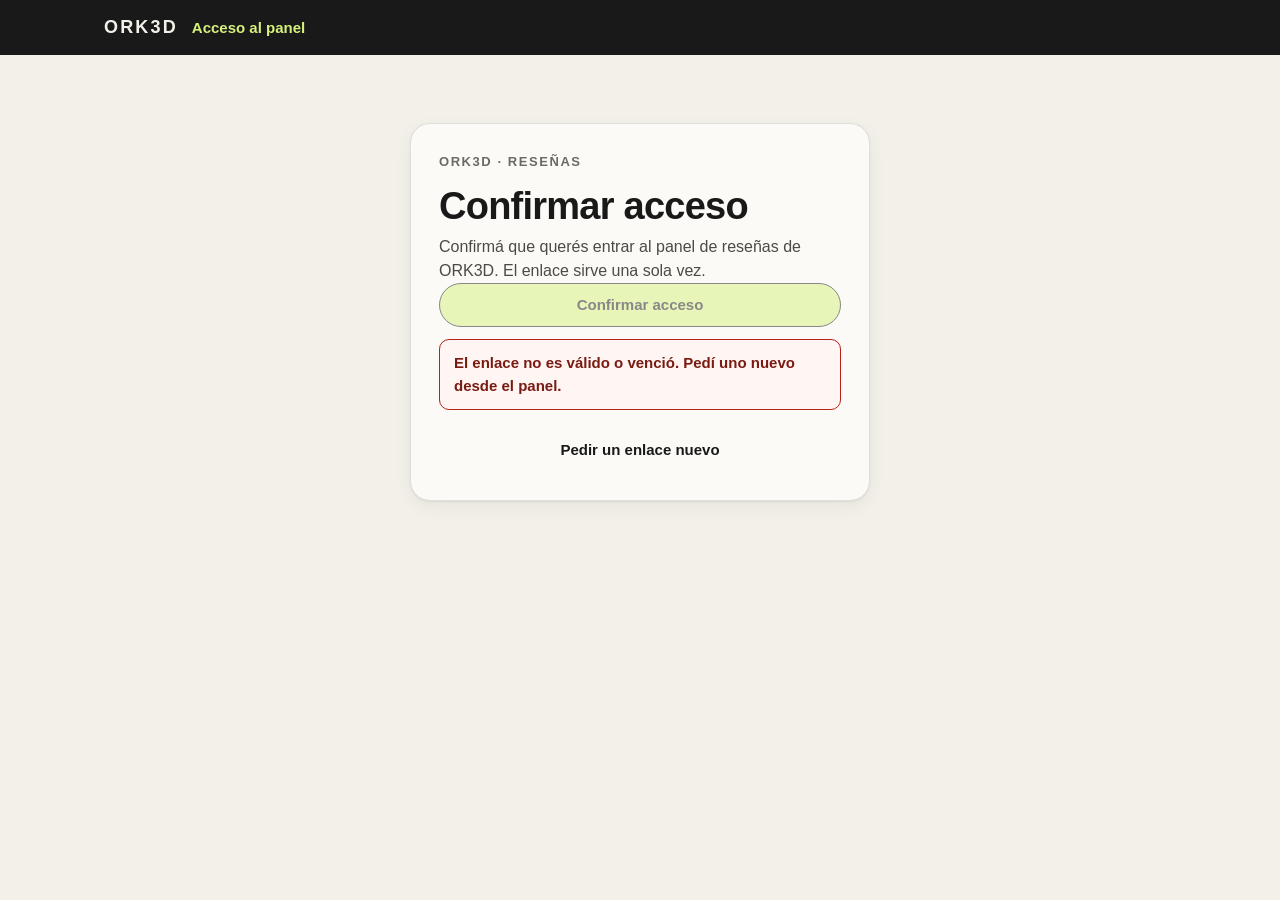
<file: admin-web/entrar.html>
<!DOCTYPE html>
<html lang="es">
<head>
<meta charset="UTF-8" />
<meta name="viewport" content="width=device-width, initial-scale=1.0" />
<meta name="theme-color" content="#191919" />
<!-- Página de acceso: no indexar, no filtrar la URL por el Referer y sin scripts inline ni terceros. -->
<meta name="robots" content="noindex, nofollow" />
<meta name="referrer" content="no-referrer" />
<meta http-equiv="Content-Security-Policy" content="default-src 'self'; script-src 'self'; style-src 'self'; img-src 'self'; connect-src 'self'; base-uri 'none'; form-action 'self'; object-src 'none'" />

<title>Confirmar acceso · Panel ORK3D</title>

<link rel="icon" type="image/svg+xml" href="/assets/img/favicon.svg" />
<link rel="stylesheet" href="/assets/css/admin.css?v=2" />
<script src="/assets/js/admin-comun.js?v=2" defer></script>
<script src="/assets/js/admin-entrar.js?v=2" defer></script>
</head>
<body class="adm">

<header class="adm__cab">
  <div class="adm__cab-inner">
    <div class="adm__cab-marca">
      <p class="adm__marca">ORK3D</p>
      <p class="adm__cab-seccion">Acceso al panel</p>
    </div>
  </div>
</header>

<main id="principal" class="adm__main" tabindex="-1">
  <!-- Esta página no consume el acceso al cargarse: solo el clic en "Confirmar acceso" lo hace. -->
  <section class="adm__seccion adm__seccion--centro" aria-labelledby="titulo-entrar">
    <div class="acceso">
      <p class="acceso__marca">ORK3D · Reseñas</p>
      <h1 class="adm__titulo" id="titulo-entrar">Confirmar acceso</h1>
      <p class="adm__texto" id="texto-entrar">Confirmá que querés entrar al panel de reseñas de ORK3D. El enlace sirve una sola vez.</p>
      <button type="button" class="btn btn--primario" id="confirmar-acceso" disabled>Confirmar acceso</button>
      <p class="adm__aviso" id="aviso-acceso" role="status" aria-live="polite" hidden></p>
      <p class="acceso__pie"><a class="adm__volver" id="pedir-nuevo" href="/admin/resenas">Pedir un enlace nuevo</a></p>
    </div>
  </section>
</main>

</body>
</html>
</file>
<file: assets/css/styles.css>
/* ================================
   ORK3D · Landing styles
   ================================ */

:root {
  --color-black: #191919;
  --color-cream: #F3F0E9;
  --color-coral: #FF704E;
  --color-lime: #D6F17C;
  --color-lilac: #B5B3F4;
  --color-error: #B42318;

  --bg-primary: var(--color-cream);
  --bg-dark: var(--color-black);
  --surface-dark: var(--color-black);
  --text-primary: var(--color-black);
  --text-inverse: var(--color-cream);
  --accent-primary: var(--color-lime);
  --border-subtle: rgba(243,240,233,0.12);

  --bg: var(--color-black);
  --bg-2: color-mix(in srgb, var(--color-black), var(--color-cream) 3%);
  --bg-3: color-mix(in srgb, var(--color-black), var(--color-cream) 5%);
  --bg-4: color-mix(in srgb, var(--color-black), var(--color-cream) 8%);
  --line: color-mix(in srgb, var(--color-black), var(--color-cream) 12%);
  --line-soft: color-mix(in srgb, var(--color-black), var(--color-cream) 7%);
  --text: #ffffff;
  --text-dim: rgba(243,240,233,0.74);
  --text-mute: rgba(243,240,233,0.56);
  --accent: var(--color-lime);
  --accent-2: color-mix(in srgb, var(--color-lime) 86%, #000);
  --accent-glow: rgba(214,241,124,0.3);
  --radius: 14px;
  --radius-lg: 20px;
  --shadow: 0 10px 40px rgba(0,0,0,0.45);
  --container: 1200px;
}

* { box-sizing: border-box; }

html, body {
  margin: 0;
  padding: 0;
  background: var(--bg);
  color: var(--text);
  font-family: 'Inter', -apple-system, BlinkMacSystemFont, 'Segoe UI', Roboto, sans-serif;
  font-size: 16px;
  line-height: 1.55;
  -webkit-font-smoothing: antialiased;
  -moz-osx-font-smoothing: grayscale;
  scroll-behavior: smooth;
}

img { max-width: 100%; height: auto; display: block; }
a { color: inherit; text-decoration: none; }
button { font-family: inherit; cursor: pointer; }

.container {
  max-width: var(--container);
  margin: 0 auto;
  padding: 0 24px;
}

.accent { color: var(--accent); }

/* ============== NAV ============== */
.nav {
  position: sticky;
  top: 0;
  z-index: 50;
  background: var(--surface-dark);
  border-bottom: 1px solid var(--border-subtle);
  --bg: var(--surface-dark);
  --text-dim: rgba(243,240,233,0.74);
}
.nav__inner {
  display: flex;
  align-items: center;
  justify-content: space-between;
  gap: 24px;
  padding: 16px 24px;
}
.nav__logo-text {
  font-weight: 900;
  font-size: 22px;
  letter-spacing: 0.5px;
}
.nav__links {
  display: flex;
  gap: 28px;
  flex: 1;
  margin-left: 32px;
}
.nav__links a {
  font-size: 14px;
  font-weight: 500;
  color: var(--text-dim);
  transition: color .15s ease;
}
.nav__links a:hover { color: var(--text); }
.nav__cta {
  white-space: nowrap;
}
.nav__toggle {
  display: none;
  background: transparent;
  border: 0;
  padding: 8px;
  flex-direction: column;
  gap: 5px;
}
.nav__toggle span {
  width: 22px;
  height: 2px;
  background: var(--text);
  display: block;
  transition: transform .2s ease;
}

/* ============== BUTTONS ============== */
.btn {
  display: inline-flex;
  align-items: center;
  justify-content: center;
  gap: 10px;
  min-height: 48px;
  padding: 0 22px;
  border-radius: 999px;
  border: 1px solid transparent;
  font-size: 15px;
  font-weight: 700;
  line-height: 1;
  white-space: nowrap;
  cursor: pointer;
  transition: transform .2s ease, background-color .2s ease, color .2s ease, border-color .2s ease, box-shadow .2s ease;
}
.btn svg { flex-shrink: 0; }
.btn--lg { min-height: 56px; padding: 0 28px; font-size: 16px; }
.btn:active { transform: scale(.98); }
.btn--primary {
  background: var(--accent);
  color: var(--color-black);
}
.btn--primary:hover {
  background: var(--accent-2);
  transform: translateY(-1px);
  box-shadow: 0 8px 24px var(--accent-glow);
}
.btn--ghost {
  background: transparent;
  color: var(--text);
  border-color: var(--line);
}
.btn--ghost:hover {
  border-color: var(--accent);
  color: var(--accent);
}
.btn--ink {
  background: var(--color-black);
  color: var(--color-cream);
}
.btn--ink:hover {
  background: var(--color-cream);
  color: var(--color-black);
  transform: translateY(-1px);
}
.btn--arrow::after {
  content: "→";
  display: inline-block;
  transition: transform .2s ease;
}
.btn--arrow:hover::after { transform: translateX(3px); }
:focus-visible {
  outline: 2px solid var(--accent);
  outline-offset: 3px;
}
.theme-cream :focus-visible,
.theme-coral :focus-visible,
.theme-lila :focus-visible {
  outline-color: var(--color-black);
}

/* ============== REVEAL ============== */
html.js [data-reveal] {
  opacity: 0;
  transform: translateY(16px);
  transition: opacity .7s ease, transform .7s ease;
}
html.js [data-reveal].is-in {
  opacity: 1;
  transform: none;
}
@media (prefers-reduced-motion: reduce) {
  html.js [data-reveal] { opacity: 1; transform: none; transition: none; }
}

/* ============== HERO ============== */
.hero {
  position: relative;
  overflow: hidden;
  padding: 80px 0 100px;
  background:
    radial-gradient(900px 500px at 70% 30%, rgba(214,241,124,0.08), transparent 60%),
    radial-gradient(600px 400px at 20% 80%, rgba(120,80,255,0.06), transparent 60%),
    var(--bg);
}
.hero__bg {
  position: absolute; inset: 0;
  background-image:
    linear-gradient(rgba(255,255,255,0.025) 1px, transparent 1px),
    linear-gradient(90deg, rgba(255,255,255,0.025) 1px, transparent 1px);
  background-size: 40px 40px;
  mask-image: radial-gradient(ellipse at center, #000 30%, transparent 75%);
  -webkit-mask-image: radial-gradient(ellipse at center, #000 30%, transparent 75%);
  pointer-events: none;
}
.hero__inner {
  position: relative;
  display: grid;
  grid-template-columns: 1.05fr 0.95fr;
  gap: 48px;
  align-items: center;
}
.hero__title {
  font-size: clamp(36px, 5vw, 56px);
  line-height: 1.05;
  letter-spacing: -0.02em;
  font-weight: 900;
  margin: 0 0 24px;
  text-transform: none;
}
.hero__sub {
  font-size: 17px;
  color: var(--text-dim);
  max-width: 560px;
  margin: 0 0 12px;
}
.hero__pitch {
  font-size: 15px;
  color: var(--text-mute);
  max-width: 540px;
  margin: 0 0 32px;
}
.hero__ctas {
  display: flex;
  flex-wrap: wrap;
  gap: 12px;
  margin-bottom: 32px;
}
.hero__micro {
  list-style: none;
  padding: 26px 0 0;
  margin: 0;
  border-top: 1px solid var(--border-subtle);
  display: grid;
  grid-template-columns: repeat(2, minmax(0, 1fr));
  gap: 20px 32px;
}
.hero__micro li {
  display: flex;
  align-items: flex-start;
  gap: 12px;
  font-size: 14px;
  font-weight: 600;
  line-height: 1.3;
  color: var(--text);
}
.hero__micro svg {
  flex-shrink: 0;
  width: 22px;
  height: 22px;
  margin-top: 1px;
}
.hero__micro small {
  display: block;
  margin-top: 3px;
  font-size: 12px;
  font-weight: 400;
  color: var(--text-mute);
}
.hero__visual {
  position: relative;
  display: flex;
  justify-content: center;
  align-items: center;
  filter: drop-shadow(0 28px 36px rgba(25,25,25,0.2));
}
.hero__visual img { width: 100%; max-width: 600px; }

.hero--cream .hero__eyebrow {
  margin: 0 0 22px;
  font-size: 12px;
  font-weight: 700;
  letter-spacing: 0.18em;
  text-transform: uppercase;
  color: var(--text-dim);
}
.hero--cream .hero__title {
  font-size: clamp(40px, 5.8vw, 86px);
  line-height: 0.98;
  letter-spacing: -0.035em;
  font-weight: 800;
  text-transform: none;
  text-wrap: balance;
  margin: 0 0 28px;
  color: var(--text-primary);
}
.hero--cream .hero__sub { font-size: 18px; max-width: 540px; margin: 0 0 14px; }
.hero--cream .hero__pitch { font-size: 15px; max-width: 520px; margin: 0 0 36px; }
.hero--cream .hero__ctas { margin-bottom: 40px; }
.hero--cream .btn--ghost { color: var(--text-primary); border-color: rgba(25,25,25,0.3); }
.hero--cream .btn--ghost:hover { color: var(--text-primary); border-color: var(--text-primary); }

@media (max-width: 980px) {
  .hero--cream .hero__visual { order: 0; max-width: 480px; margin: 12px auto 0; }
}

/* ============== SECTIONS ============== */
.section {
  padding: 90px 0;
  background: var(--bg);
}
.section--dark {
  background: var(--bg);
  border-top: 1px solid var(--line-soft);
  border-bottom: 1px solid var(--line-soft);
}
.section--cta {
  background: var(--bg);
  border-top: 1px solid var(--line-soft);
}
.section__title {
  font-size: clamp(34px, 4.2vw, 56px);
  font-weight: 800;
  line-height: 1.05;
  letter-spacing: -0.03em;
  text-transform: none;
  margin: 0 0 40px;
}
.section__title--center {
  text-align: center;
}
.section__lead {
  text-align: center;
  max-width: 720px;
  margin: -20px auto 50px;
  color: var(--text-dim);
  font-size: 16px;
}

/* ============== THEMES (paleta ORK3D) ============== */
.theme-cream {
  --text: var(--text-primary);
  --text-dim: rgba(25,25,25,0.74);
  --text-mute: rgba(25,25,25,0.66);
  --line: rgba(25,25,25,0.14);
  --line-soft: rgba(25,25,25,0.08);
  --border-subtle: rgba(25,25,25,0.14);
  background: var(--bg-primary);
  color: var(--text-primary);
}
.theme-ink {
  background: var(--bg-dark);
}
.theme-ink + .theme-ink {
  border-top: 1px solid var(--border-subtle);
}
.theme-coral {
  --text: var(--color-black);
  --text-dim: rgba(25,25,25,0.86);
  --text-mute: rgba(25,25,25,0.72);
  --border-subtle: rgba(25,25,25,0.2);
  background: var(--color-coral);
  color: var(--color-black);
}
.theme-lila {
  --text: var(--color-black);
  --text-dim: rgba(25,25,25,0.8);
  --text-mute: rgba(25,25,25,0.7);
  --border-subtle: rgba(25,25,25,0.2);
  background: var(--color-lilac);
  color: var(--color-black);
}
.hl {
  background: var(--accent-primary);
  color: var(--color-black);
  padding: 0 0.12em;
  border-radius: 0.14em;
  box-decoration-break: clone;
  -webkit-box-decoration-break: clone;
}
.ul {
  text-decoration: underline;
  text-decoration-thickness: 0.08em;
  text-underline-offset: 0.14em;
}
.coral { color: var(--color-coral); }
.grid.grid--fab { gap: 40px 28px; }
.grid.grid--products { gap: 44px 24px; }
@media (max-width: 560px) {
  .grid.grid--fab { gap: 32px 20px; }
  .grid.grid--products { gap: 32px 14px; }
}

/* ============== GRIDS ============== */
.grid {
  display: grid;
  gap: 20px;
}
.grid--3 {
  grid-template-columns: repeat(3, 1fr);
}
.grid--4 {
  grid-template-columns: repeat(4, 1fr);
}

/* ============== SECTION SUBTITLE ============== */
.section__sub {
  text-align: center;
  color: var(--text-dim);
  font-size: 1.05rem;
  max-width: 580px;
  margin: -16px auto 40px;
}

/* ============== CARD FAB ============== */
.card-fab {
  display: flex;
  flex-direction: column;
  gap: 14px;
  padding-top: 26px;
  border-top: 1px solid var(--border-subtle);
  transition: border-top-color .2s ease;
}
.card-fab:hover { border-top-color: var(--accent); }
.card-fab__icon {
  width: 28px; height: 28px;
  color: var(--accent);
  flex-shrink: 0;
}
.card-fab h3 {
  font-size: 18px;
  font-weight: 700;
  line-height: 1.25;
  color: var(--text);
  margin: 0;
}
.card-fab p {
  font-size: 14.5px;
  line-height: 1.55;
  color: var(--text-dim);
  margin: 0;
}

/* ============== IDEAL · ¿QUÉ QUERÉS CREAR? ============== */
.ideal {
  display: grid;
  grid-template-columns: 7fr 5fr;
  gap: 16px;
}
.ideal-tile {
  display: flex;
  flex-direction: column;
  gap: 16px;
  min-height: 320px;
  padding: 36px 34px;
  border-radius: var(--radius-lg);
  color: var(--color-black);
}
.ideal-tile--coral { background: var(--color-coral); }
.ideal-tile--lila { background: var(--color-lilac); }
.ideal-tile--lima { background: var(--color-lime); }
.ideal-tile__icon {
  width: 52px; height: 52px;
  border-radius: 50%;
  background: rgba(25,25,25,0.1);
  display: flex;
  align-items: center;
  justify-content: center;
}
.ideal-tile__icon svg { width: 26px; height: 26px; }
.ideal-tile h3 {
  margin: auto 0 0;
  font-size: clamp(26px, 2.8vw, 34px);
  font-weight: 800;
  line-height: 1.08;
  letter-spacing: -0.025em;
}
.ideal-tile p {
  margin: 0;
  max-width: 40ch;
  font-size: 15px;
  line-height: 1.55;
  color: rgba(25,25,25,0.82);
}
.ideal-list {
  list-style: none;
  margin: 0;
  padding: 0;
  display: flex;
  flex-direction: column;
  justify-content: center;
}
.ideal-list__item {
  display: grid;
  grid-template-columns: 44px 1fr;
  gap: 18px;
  align-items: start;
  padding: 24px 0;
  border-top: 1px solid var(--border-subtle);
}
.ideal-list__item:last-child { border-bottom: 1px solid var(--border-subtle); }
.ideal-list__ico {
  width: 44px; height: 44px;
  border: 1px solid var(--border-subtle);
  border-radius: 50%;
  display: flex;
  align-items: center;
  justify-content: center;
  color: var(--text);
}
.ideal-list__ico svg { width: 20px; height: 20px; }
.ideal-list h3 {
  margin: 0 0 6px;
  font-size: 18px;
  font-weight: 700;
  line-height: 1.25;
  color: var(--text);
}
.ideal-list p {
  margin: 0;
  font-size: 14.5px;
  line-height: 1.55;
  color: var(--text-dim);
}
@media (max-width: 980px) {
  .ideal { grid-template-columns: 1fr; }
  .ideal-tile { min-height: 0; }
}

/* ============== CARDS PRODUCT ============== */
.card-product {
  display: flex;
  flex-direction: column;
  align-items: center;
  text-align: center;
  transition: transform .2s ease;
}
.card-product:hover { transform: translateY(-3px); }
.card-product__img {
  width: 100%;
  aspect-ratio: 1 / 1;
  margin-bottom: 18px;
  display: flex;
  align-items: center;
  justify-content: center;
}
.card-product__img img { width: 92%; height: 92%; object-fit: contain; }
.card-product h3 {
  min-height: 2.5em;
  display: flex;
  align-items: center;
  justify-content: center;
  margin: 0 0 14px;
  font-size: 17px;
  font-weight: 700;
  line-height: 1.25;
  letter-spacing: -0.01em;
  color: var(--text);
}
.card-product__cta {
  display: inline-block;
  padding: 9px 16px;
  font-size: 13px;
  font-weight: 700;
  line-height: 1.2;
  white-space: nowrap;
  color: var(--color-black);
  background: var(--accent);
  border-radius: 100px;
  opacity: 0;
  transform: translateY(4px);
  transition: opacity .2s ease, transform .2s ease;
  pointer-events: none;
}
.card-product:hover .card-product__cta {
  opacity: 1;
  transform: translateY(0);
  pointer-events: auto;
}
.card-product__cta:focus-visible {
  opacity: 1;
  transform: translateY(0);
  pointer-events: auto;
  outline: 2px solid var(--accent);
  outline-offset: 3px;
}
@media (hover: none), (max-width: 768px) {
  .card-product__cta {
    opacity: 1;
    transform: none;
    pointer-events: auto;
    font-size: 11px;
    padding: 8px 12px;
  }
}

/* ============== PROCESO (editorial, home) ============== */
.journey {
  list-style: none;
  margin: 0;
  padding: 0;
  display: grid;
  grid-template-columns: repeat(4, minmax(0, 1fr));
  gap: 48px 36px;
  position: relative;
}
.journey::before {
  content: "";
  position: absolute;
  top: 7px;
  left: 8px;
  right: 8px;
  height: 1px;
  background: var(--border-subtle);
}
.journey__step {
  position: relative;
  padding-top: 40px;
}
.journey__step::before {
  content: "";
  position: absolute;
  top: 0;
  left: 0;
  width: 16px;
  height: 16px;
  border-radius: 50%;
  background: var(--color-coral);
}
.journey__step--lila::before { background: var(--color-lilac); }
.journey__step--lima::before { background: var(--color-lime); }
.journey__step--ink::before { background: var(--color-black); }
.journey__num {
  display: block;
  margin-bottom: 26px;
  font-size: clamp(56px, 6vw, 88px);
  font-weight: 800;
  line-height: 0.9;
  letter-spacing: -0.045em;
  color: var(--text);
}
.journey__icon {
  width: 28px;
  height: 28px;
  margin-bottom: 18px;
  color: var(--text);
}
.journey__icon svg { width: 100%; height: 100%; }
.journey__step h3 {
  margin: 0 0 10px;
  font-size: 22px;
  font-weight: 700;
  line-height: 1.2;
  letter-spacing: -0.015em;
  color: var(--text);
}
.journey__step p {
  margin: 0;
  max-width: 28ch;
  font-size: 15px;
  line-height: 1.55;
  color: var(--text-dim);
}
@media (max-width: 980px) {
  .journey {
    grid-template-columns: 1fr;
    gap: 40px;
  }
  .journey::before { display: none; }
  .journey__step { padding: 0 0 0 44px; }
  .journey__step::before { top: 6px; }
  .journey__step:not(:last-child)::after {
    content: "";
    position: absolute;
    left: 7px;
    top: 28px;
    bottom: -40px;
    width: 1px;
    background: var(--border-subtle);
  }
  .journey__num { font-size: 56px; margin-bottom: 14px; }
  .journey__icon { margin-bottom: 14px; }
  .journey__step p { max-width: 48ch; }
}

/* ============== TORNEOS (coral) ============== */
.feature {
  display: grid;
  grid-template-columns: 0.95fr 1.05fr;
  gap: 80px;
  align-items: center;
}
.feature__tile {
  aspect-ratio: 1 / 1;
  background: var(--bg-dark);
  border-radius: 32px;
  padding: 48px;
  display: flex;
  align-items: center;
  justify-content: center;
}
.feature__tile img {
  width: 100%;
  height: 100%;
  object-fit: contain;
}
.feature__eyebrow {
  margin: 0 0 18px;
  font-size: 12px;
  font-weight: 700;
  letter-spacing: 0.16em;
  text-transform: uppercase;
  color: var(--text);
}
.feature__copy p {
  color: var(--text-dim);
  font-size: 17px;
  line-height: 1.6;
  margin: 0 0 32px;
  max-width: 52ch;
}
.kit {
  list-style: none;
  padding: 0;
  margin: 0 0 40px;
  display: flex;
  flex-wrap: wrap;
  gap: 10px;
}
.kit li {
  border: 1px solid var(--border-subtle);
  border-radius: 999px;
  padding: 9px 16px;
}
.kit strong {
  color: var(--text);
  font-size: 14px;
  font-weight: 600;
}
@media (max-width: 980px) {
  .feature { grid-template-columns: 1fr; gap: 48px; }
  .feature__tile { max-width: 420px; width: 100%; margin: 0 auto; }
}

/* ============== EMPRESAS (lila) ============== */
.empresas {
  display: grid;
  grid-template-columns: 0.9fr 1.1fr;
  gap: 72px;
  align-items: center;
}
.empresas__tile {
  aspect-ratio: 1 / 1;
  background: var(--bg-dark);
  border-radius: 32px;
  padding: 48px;
  display: flex;
  align-items: center;
  justify-content: center;
}
.empresas__tile img {
  width: 100%;
  height: 100%;
  object-fit: contain;
}
.index-list {
  list-style: none;
  margin: 0;
  padding: 0;
  border-top: 1px solid var(--border-subtle);
}
.index-list li {
  display: flex;
  align-items: baseline;
  gap: 22px;
  padding: 18px 0;
  border-bottom: 1px solid var(--border-subtle);
  font-size: clamp(20px, 2.2vw, 28px);
  font-weight: 700;
  letter-spacing: -0.015em;
  line-height: 1.2;
  color: var(--text);
}
.index-list span {
  min-width: 28px;
  font-size: 13px;
  font-weight: 700;
  letter-spacing: 0.08em;
  color: var(--text-dim);
}
@media (max-width: 980px) {
  .empresas { grid-template-columns: 1fr; gap: 48px; }
  .empresas__tile { max-width: 420px; width: 100%; margin: 0 auto; }
}
@media (max-width: 560px) {
  .index-list li { gap: 16px; }
}

/* ============== CIERRE DE MARCA ============== */
.cta-final {
  display: grid;
  grid-template-columns: 1.4fr 1fr;
  gap: 56px;
  align-items: center;
}
.cta-final__copy .cta-final__tagline {
  margin: 0 0 28px;
  font-size: clamp(40px, 6.2vw, 92px);
  font-weight: 800;
  line-height: 0.98;
  letter-spacing: -0.035em;
  color: var(--text);
}
.cta-final__copy p {
  color: var(--text-dim);
  font-size: 16px;
  line-height: 1.6;
  margin: 0 0 32px;
  max-width: 540px;
}
.cta-final__media {
  display: flex;
  justify-content: center;
  background: var(--bg-2);
  border-radius: 32px;
  padding: 32px;
  overflow: hidden;
}
.cta-final__media img {
  width: 100%;
  max-width: 340px;
  height: auto;
}
@media (max-width: 980px) {
  .cta-final { grid-template-columns: 1fr; gap: 40px; }
  .cta-final__media { max-width: 420px; width: 100%; margin: 0 auto; }
}

/* ============== GALLERY ============== */
/* ============== FOOTER ============== */
.footer {
  background: var(--bg-dark);
  border-top: 1px solid var(--line-soft);
  padding: 64px 0 28px;
}
.footer__inner {
  display: grid;
  grid-template-columns: 1fr auto;
  gap: 28px 48px;
  margin-bottom: 32px;
}
.footer__brand {
  grid-column: 1 / -1;
  display: flex;
  flex-direction: column;
  gap: 36px;
  padding-bottom: 48px;
  border-bottom: 1px solid var(--line-soft);
}
.footer__brand p {
  margin: 0;
  font-size: clamp(36px, 5vw, 72px);
  font-weight: 800;
  line-height: 1;
  letter-spacing: -0.035em;
  color: var(--text);
}
.footer__links, .footer__social {
  display: flex;
  flex-wrap: wrap;
  gap: 14px 28px;
}
.footer__links a, .footer__social a {
  color: var(--text-dim);
  font-size: 15px;
  padding-bottom: 2px;
  background-image: linear-gradient(currentColor, currentColor);
  background-repeat: no-repeat;
  background-size: 0 1px;
  background-position: 0 100%;
  transition: background-size .25s ease, color .2s ease;
}
.footer__links a:hover, .footer__social a:hover {
  color: var(--text);
  background-size: 100% 1px;
}
.footer__bottom {
  border-top: 1px solid var(--line-soft);
  padding-top: 20px;
  text-align: center;
  color: var(--text-mute);
  font-size: 12px;
}
@media (max-width: 980px) {
  .footer__inner { grid-template-columns: 1fr; }
}
@media (max-width: 560px) {
  .footer__brand p { font-size: 40px; }
  .footer__links, .footer__social { gap: 12px 22px; }
}

/* ============== WA FAB ============== */
.wa-fab {
  position: fixed;
  bottom: 22px;
  right: 22px;
  width: 56px;
  height: 56px;
  background: #25D366;
  color: #fff;
  border-radius: 50%;
  display: flex;
  align-items: center;
  justify-content: center;
  box-shadow: 0 10px 30px rgba(37,211,102,0.4);
  z-index: 100;
  transition: transform .15s ease, box-shadow .15s ease;
}
.wa-fab:hover {
  transform: scale(1.06);
  box-shadow: 0 14px 36px rgba(37,211,102,0.55);
}

/* ============== RESPONSIVE ============== */
@media (max-width: 980px) {
  .hero { padding: 56px 0 72px; }
  .hero__inner { grid-template-columns: 1fr; gap: 32px; }
  .hero__visual { order: -1; max-width: 380px; margin: 0 auto; }
  .grid--3 { grid-template-columns: repeat(2, 1fr); }
  .grid--4 { grid-template-columns: repeat(2, 1fr); }
  .nav__links { display: none; position: absolute; top: 100%; left: 0; right: 0; background: var(--bg); border-bottom: 1px solid var(--line); flex-direction: column; padding: 20px 24px; gap: 16px; margin: 0; }
  .nav__links.is-open { display: flex; }
  .nav__cta { display: none; }
  .nav__toggle { display: flex; }
  .section { padding: 64px 0; }
}
@media (max-width: 560px) {
  .grid--3 { grid-template-columns: 1fr; }
  .grid--4 { grid-template-columns: 1fr 1fr; gap: 12px; }
  .grid--products { grid-template-columns: 1fr 1fr; }
  .container { padding: 0 18px; }
  .hero__title { font-size: 34px; }
  .btn--lg { width: 100%; justify-content: center; }
  .hero__ctas { flex-direction: column; align-items: stretch; }
}

/* Reduced motion */
@media (prefers-reduced-motion: reduce) {
  * { transition: none !important; animation: none !important; }
  html { scroll-behavior: auto; }
}

/* ============== TORNEOS HERO ============== */
.hero--torneos { padding: 80px 0 90px; }
.hero__copy--center { text-align: center; max-width: 760px; margin: 0 auto; }
.hero__copy--center .hero__sub { margin-left: auto; margin-right: auto; }
.hero__copy--center .hero__ctas { justify-content: center; }
.hero__badge {
  display: inline-block;
  font-size: 12px;
  font-weight: 700;
  text-transform: uppercase;
  letter-spacing: 0.1em;
  color: var(--accent);
  border: 1px solid rgba(214,241,124,0.3);
  border-radius: 999px;
  padding: 5px 14px;
  margin-bottom: 24px;
}
.hero__benefits {
  list-style: none;
  padding: 0;
  display: flex;
  flex-wrap: wrap;
  justify-content: center;
  gap: 10px 24px;
  margin: 0 0 32px;
}
.hero__benefits li {
  font-size: 14px;
  color: var(--text-dim);
  display: flex;
  align-items: center;
  gap: 8px;
}
.hero__benefits li::before {
  content: '';
  width: 6px; height: 6px;
  background: var(--accent);
  border-radius: 50%;
  flex-shrink: 0;
}
.hero__microcopy {
  font-size: 13px;
  color: var(--text-mute);
  margin: 16px 0 0;
}

/* ============== AWARD CARDS ============== */
.award-card {
  background: var(--bg-3);
  border: 1px solid var(--line);
  border-radius: var(--radius);
  padding: 28px 24px;
  transition: border-color .15s, transform .15s;
}
.award-card:hover {
  border-color: rgba(214,241,124,0.3);
  transform: translateY(-3px);
}
.award-card__icon {
  width: 48px; height: 48px;
  background: rgba(214,241,124,0.08);
  border-radius: 12px;
  display: flex;
  align-items: center;
  justify-content: center;
  color: var(--accent);
  margin-bottom: 18px;
}
.award-card h3 {
  font-size: 15px;
  font-weight: 700;
  text-transform: uppercase;
  letter-spacing: 0.02em;
  margin: 0 0 10px;
}
.award-card > p {
  font-size: 14px;
  color: var(--text-dim);
  margin: 0 0 12px;
}
.award-card ul {
  list-style: none;
  padding: 0; margin: 0;
  display: flex; flex-direction: column; gap: 6px;
}
.award-card ul li {
  font-size: 13px;
  color: var(--text-mute);
  display: flex; align-items: center; gap: 8px;
}
.award-card ul li::before {
  content: '';
  width: 4px; height: 4px;
  background: var(--accent);
  border-radius: 50%;
  flex-shrink: 0;
}
.section__cta-bottom { text-align: center; margin-top: 40px; }

/* ============== IDENTITY TAGS ============== */
.identity-tags {
  display: flex;
  flex-wrap: wrap;
  gap: 10px;
  justify-content: center;
  margin-top: 24px;
}
.identity-tag {
  background: var(--bg-3);
  border: 1px solid var(--line);
  border-radius: 999px;
  padding: 8px 18px;
  font-size: 14px;
  color: var(--text-dim);
  font-weight: 500;
}

/* ============== BENEFIT LIST (reducir riesgo) ============== */
.benefit-list {
  list-style: none;
  padding: 0; margin: 32px auto 0;
  max-width: 680px;
  display: grid;
  grid-template-columns: repeat(2, 1fr);
  gap: 14px;
}
.benefit-list li {
  display: flex;
  align-items: flex-start;
  gap: 12px;
  font-size: 15px;
  color: var(--text-dim);
}
.benefit-list__check {
  width: 22px; height: 22px;
  background: rgba(214,241,124,0.1);
  border-radius: 50%;
  display: flex;
  align-items: center;
  justify-content: center;
  flex-shrink: 0;
  margin-top: 1px;
  color: var(--accent);
}
@media (max-width: 560px) { .benefit-list { grid-template-columns: 1fr; } }

/* ============== DEADLINE / FECHA ============== */
.deadline-box { max-width: 600px; margin: 0 auto; text-align: center; }
.deadline-input-wrap {
  display: flex;
  gap: 12px;
  align-items: center;
  margin: 24px 0 12px;
  flex-wrap: wrap;
  justify-content: center;
}
.deadline-input {
  background: var(--bg-3);
  border: 1px solid var(--line);
  border-radius: var(--radius);
  padding: 14px 18px;
  color: var(--text);
  font-size: 15px;
  font-family: inherit;
  outline: none;
  transition: border-color .15s;
  min-width: 180px;
}
.deadline-input:focus { border-color: var(--accent); }
.deadline-hint { font-size: 13px; color: var(--text-mute); margin: 0; }

/* ============== FAQ ============== */
.faq { max-width: 760px; margin: 0 auto; display: flex; flex-direction: column; gap: 8px; }
.faq__item {
  background: var(--bg-2);
  border: 1px solid var(--line);
  border-radius: var(--radius);
  overflow: hidden;
  transition: border-color .15s;
}
.faq__item[open] { border-color: rgba(214,241,124,0.25); }
.faq__item summary {
  list-style: none;
  padding: 18px 22px;
  font-size: 15px;
  font-weight: 600;
  cursor: pointer;
  display: flex;
  align-items: center;
  justify-content: space-between;
  gap: 16px;
  user-select: none;
}
.faq__item summary::-webkit-details-marker { display: none; }
.faq__chevron {
  width: 18px; height: 18px;
  color: var(--text-mute);
  transition: transform .2s;
  flex-shrink: 0;
}
.faq__item[open] .faq__chevron { transform: rotate(180deg); color: var(--accent); }
.faq__answer {
  padding: 0 22px 18px;
  font-size: 14px;
  color: var(--text-dim);
  line-height: 1.7;
}
.faq__answer p { margin: 0; }

/* ============== STICKY CTA MOBILE ============== */
.sticky-cta {
  display: none;
  position: fixed;
  bottom: 0; left: 0; right: 0;
  padding: 12px 20px 16px;
  background: rgba(10,10,10,0.96);
  backdrop-filter: blur(10px);
  -webkit-backdrop-filter: blur(10px);
  border-top: 1px solid var(--line);
  z-index: 200;
  justify-content: center;
  transform: translateY(100%);
  transition: transform .3s ease;
}
.sticky-cta.is-visible { transform: translateY(0); }
.sticky-cta .btn { width: 100%; max-width: 400px; justify-content: center; }
@media (max-width: 980px) {
  .sticky-cta { display: flex; }
  .sticky-active .wa-fab { display: none; }
}

/* ============== REGALOS EMPRESARIALES ============== */

/* Hero variant */
/* Hero de la landing de regalos. Lila de fondo, negro para texto y CTA, crema para las superficies de fotos y la
   transición hacia la sección crema siguiente, coral en separadores pequeños y lima solo en el botón flotante. */
.hero--empresas { padding: 64px 0 112px; }
.hero--empresas::after {
  content: '';
  position: absolute;
  left: 0; right: 0; bottom: 0;
  height: 40px;
  background: var(--color-cream);
  border-radius: 40px 40px 0 0;
  pointer-events: none;
}
.hero--empresas .hero__inner { gap: 40px; align-items: center; }
.hero--empresas .hero__title {
  font-size: clamp(34px, 4.4vw, 56px);
  line-height: 1.04;
  letter-spacing: -0.025em;
  text-wrap: balance;
  margin: 0 0 20px;
}
.hero--empresas .hero__title-segunda {
  background: var(--color-cream);
  color: var(--color-black);
  padding: 0 0.14em;
  border-radius: 0.16em;
  box-decoration-break: clone;
  -webkit-box-decoration-break: clone;
}
.hero--empresas .hero__sub {
  font-size: 17px;
  line-height: 1.5;
  color: var(--color-black);
  max-width: 540px;
  margin: 0 0 10px;
}
.hero--empresas .hero__pitch { font-size: 15px; color: var(--text-dim); max-width: 540px; margin: 0 0 24px; }
.hero--empresas .hero__ctas { margin-bottom: 0; }
.hero--empresas .hero__flecha { display: inline-block; margin-left: 2px; transition: transform .15s ease; }
.hero--empresas .btn--primary:hover .hero__flecha { transform: translateX(3px); }
.hero--empresas .hero__beneficios {
  list-style: none;
  margin: 22px 0 0;
  padding: 0;
  display: flex;
  flex-wrap: wrap;
  gap: 8px 0;
  font-size: 14px;
  font-weight: 600;
  color: var(--color-black);
}
.hero--empresas .hero__beneficios li { display: inline-flex; align-items: center; }
/* El separador va al final de cada beneficio: si la fila se parte, nunca queda un punto al inicio de la línea. */
.hero--empresas .hero__beneficios li:not(:last-child)::after {
  content: '';
  width: 6px; height: 6px;
  margin: 0 12px;
  border-radius: 50%;
  background: var(--color-coral);
  flex-shrink: 0;
}
.hero--empresas .hero__microcopy { margin: 14px 0 0; font-size: 13px; color: var(--text-dim); }

/* Composición con fotos reales: cada pieza sobre una superficie crema. */
.hero--empresas .hero__piezas {
  display: grid;
  grid-template-columns: repeat(3, minmax(0, 1fr));
  gap: 10px;
  align-items: end;
}
.hero--empresas .hero__pieza {
  margin: 0;
  padding: 8px;
  background: var(--color-cream);
  border-radius: 22px;
  box-shadow: 0 18px 40px rgba(25,25,25,0.16);
}
.hero--empresas .hero__pieza picture,
.hero--empresas .hero__pieza img {
  display: block;
  width: 100%;
  height: auto;
  aspect-ratio: 4 / 5;
  object-fit: cover;
  border-radius: 15px;
}
@media (min-width: 981px) {
  .hero--empresas .hero__inner { grid-template-columns: minmax(0, 1fr) minmax(0, 1fr); gap: 64px; }
  .hero--empresas .hero__piezas {
    grid-template-columns: minmax(0, 1.1fr) minmax(0, 1fr);
    grid-template-rows: minmax(0, 1fr) minmax(0, 1fr);
    aspect-ratio: 5 / 4;
    gap: 16px;
    align-items: stretch;
  }
  .hero--empresas .hero__pieza--principal { grid-row: 1 / span 2; }
  .hero--empresas .hero__pieza { display: flex; padding: 10px; }
  .hero--empresas .hero__pieza picture { flex: 1; min-height: 0; }
  .hero--empresas .hero__pieza img { height: 100%; aspect-ratio: auto; }
}
@media (max-width: 980px) {
  .hero--empresas { padding: 36px 0 96px; }
  /* En móvil el contacto lo da la barra fija y los CTA del hero: el botón flotante no compite con ellos. */
  .pagina-regalos .wa-fab, .pagina-reconocimientos .wa-fab { display: none; }
}
@media (max-width: 560px) {
  .hero--empresas .hero__title { font-size: 34px; }
  .hero--empresas .hero__inner { gap: 28px; }
  .hero--empresas .hero__piezas { gap: 8px; }
  .hero--empresas .hero__pieza { padding: 6px; border-radius: 18px; }
  .hero--empresas .hero__pieza img { border-radius: 13px; }
  /* Apilados, cada beneficio lleva su indicador al inicio: un punto al final de línea sugeriría que la lista sigue. */
  .hero--empresas .hero__beneficios { flex-direction: column; gap: 6px; }
  .hero--empresas .hero__beneficios li::after { display: none; }
  .hero--empresas .hero__beneficios li::before {
    content: '';
    width: 6px; height: 6px;
    margin-right: 10px;
    border-radius: 50%;
    background: var(--color-coral);
    flex-shrink: 0;
  }
}

/* Utility */
.br-desktop { display: none; }
@media (min-width: 640px) { .br-desktop { display: inline; } }

/* Concept cards (S2) */
.concept-cards {
  display: flex;
  gap: 16px;
  justify-content: center;
  align-items: stretch;
  margin: 40px auto 16px;
  max-width: 720px;
  flex-wrap: wrap;
}
.concept-card {
  flex: 1;
  min-width: 180px;
  max-width: 220px;
  background: var(--bg-3);
  border: 1px solid var(--line);
  border-radius: var(--radius);
  padding: 20px;
  opacity: 0.7;
  transition: border-color .15s, opacity .15s;
}
.concept-card--featured {
  border-color: rgba(214,241,124,0.4);
  opacity: 1;
  box-shadow: 0 0 0 1px rgba(214,241,124,0.12), var(--shadow);
}
.concept-card__brand {
  display: flex;
  align-items: center;
  justify-content: space-between;
  margin-bottom: 16px;
  padding-bottom: 12px;
  border-bottom: 1px solid var(--line);
}
.concept-card__company {
  font-size: 10px;
  font-weight: 700;
  letter-spacing: 0.12em;
  text-transform: uppercase;
  color: var(--text-mute);
}
.concept-card__logo-block {
  display: flex;
  gap: 4px;
  align-items: center;
}
.concept-card__dot {
  width: 7px; height: 7px;
  background: var(--line);
  border-radius: 50%;
}
.concept-card__dot--accent { background: var(--accent); }
.concept-card__body {
  display: flex;
  flex-direction: column;
  gap: 6px;
}
.concept-card__name {
  font-size: 18px;
  font-weight: 800;
  letter-spacing: 0.04em;
  color: var(--text);
}
.concept-card--featured .concept-card__name { color: var(--accent); }
.concept-card__msg {
  font-size: 11px;
  color: var(--text-mute);
  line-height: 1.4;
}
.concept-caption {
  text-align: center;
  font-size: 13px;
  color: var(--text-mute);
  margin: 0;
}

/* Gift cards (S3) */
.gift-grid { grid-template-columns: repeat(3, 1fr); gap: 20px; margin-top: 40px; }
@media (max-width: 980px) { .gift-grid { grid-template-columns: 1fr; } }
.gift-card {
  background: var(--bg-3);
  border: 1px solid var(--line);
  border-radius: var(--radius-lg);
  padding: 28px 24px;
  display: flex;
  flex-direction: column;
  gap: 14px;
  transition: border-color .15s, transform .15s;
}
.gift-card:hover {
  border-color: var(--line-soft);
  transform: translateY(-3px);
}
.gift-card--featured {
  border-color: rgba(214,241,124,0.35);
  background: var(--bg-4);
}
.gift-card--featured:hover { border-color: rgba(214,241,124,0.55); }
.gift-card__head {
  display: flex;
  align-items: center;
  justify-content: space-between;
  gap: 12px;
}
.gift-card__icon {
  width: 48px; height: 48px;
  background: rgba(214,241,124,0.07);
  border-radius: 12px;
  display: flex;
  align-items: center;
  justify-content: center;
  color: var(--accent);
  flex-shrink: 0;
}
.gift-card--featured .gift-card__icon { background: rgba(214,241,124,0.14); }
.gift-card__label {
  font-size: 10px;
  font-weight: 700;
  letter-spacing: 0.12em;
  text-transform: uppercase;
  color: var(--text-mute);
  background: var(--bg);
  border: 1px solid var(--line);
  border-radius: 999px;
  padding: 4px 10px;
}
.gift-card__label--accent {
  color: var(--accent);
  border-color: rgba(214,241,124,0.3);
  background: rgba(214,241,124,0.07);
}
.gift-card h3 {
  font-size: 16px;
  font-weight: 700;
  margin: 0;
  line-height: 1.3;
}
.gift-card > p {
  font-size: 14px;
  color: var(--text-dim);
  margin: 0;
  flex: 1;
}
.gift-card__features {
  list-style: none;
  padding: 0; margin: 0;
  display: flex; flex-direction: column; gap: 6px;
}
.gift-card__features li {
  font-size: 13px;
  color: var(--text-mute);
  display: flex; align-items: center; gap: 8px;
}
.gift-card__features li::before {
  content: '';
  width: 4px; height: 4px;
  background: var(--accent);
  border-radius: 50%;
  flex-shrink: 0;
}
.gift-card .btn { align-self: flex-start; margin-top: auto; }

/* Name list / personalización a escala (S4) */
.name-list {
  max-width: 560px;
  margin: 40px auto 0;
  display: flex;
  flex-direction: column;
  gap: 10px;
}
.name-item {
  background: var(--bg-3);
  border: 1px solid var(--line);
  border-radius: var(--radius);
  padding: 14px 18px;
  display: flex;
  align-items: center;
  gap: 16px;
}
.name-item--muted { opacity: 0.5; }
.name-item--more {
  background: transparent;
  border-style: dashed;
  border-color: var(--line);
  justify-content: center;
  color: var(--text-mute);
  font-size: 14px;
  font-style: italic;
}
.name-item__name {
  font-size: 15px;
  font-weight: 700;
  letter-spacing: 0.04em;
  color: var(--accent);
  min-width: 90px;
}
.name-item__msg {
  font-size: 13px;
  color: var(--text-dim);
  flex: 1;
}
.name-item__badge {
  font-size: 11px;
  font-weight: 600;
  color: var(--accent);
  background: rgba(214,241,124,0.08);
  border: 1px solid rgba(214,241,124,0.2);
  border-radius: 999px;
  padding: 3px 10px;
  white-space: nowrap;
}

/* ============== CASO REAL · RECONOCIMIENTO EMPRESARIAL (página de regalos) ============== */
.caso-real__grid {
  display: grid;
  gap: 48px;
  align-items: center;
}
.caso-real__figura { margin: 0; }
.caso-real__marco {
  position: relative;
  width: min(100%, 340px);
  aspect-ratio: 464 / 832;
  margin: 0 auto;
  overflow: hidden;
  border-radius: 24px;
  background: var(--color-black);
  box-shadow: 0 24px 60px rgba(25,25,25,0.25);
}
.caso-real__video {
  display: block;
  width: 100%;
  height: 100%;
  object-fit: cover;
}
/* En móvil el video arranca oculto y se muestra al tocar el botón (ver setupCasoRealVideo). */
.caso-real__video[hidden],
.caso-real__play[hidden] { display: none; }
/* Más específico que .theme-lila .btn--primary: sobre el marco negro el botón tiene que seguir siendo lima. */
.caso-real__marco .caso-real__play.btn--primary {
  position: absolute;
  inset: 0;
  margin: auto;
  width: fit-content;
  height: fit-content;
  background: var(--color-lime);
  color: var(--color-black);
}
.caso-real__marco .caso-real__play.btn--primary:hover { background: var(--color-cream); }
.caso-real__play:focus-visible { outline: 2px solid var(--color-cream); outline-offset: 4px; }
.caso-real__pie {
  display: flex;
  flex-direction: column;
  gap: 4px;
  margin-top: 18px;
  text-align: center;
}
.caso-real__pie-titulo {
  font-size: 15px;
  font-weight: 700;
}
.caso-real__pie-sub {
  font-size: 14px;
  color: var(--text-dim);
}
.caso-real__eyebrow {
  margin: 0 0 18px;
  font-size: 12px;
  font-weight: 700;
  letter-spacing: 0.16em;
}
.caso-real__titulo {
  margin: 0 0 22px;
  font-size: clamp(32px, 3.6vw, 48px);
  font-weight: 800;
  line-height: 1.06;
  letter-spacing: -0.03em;
  text-wrap: balance;
}
.caso-real__lead {
  margin: 0 0 14px;
  font-size: 17px;
  line-height: 1.5;
}
.caso-real__detalle {
  margin: 0;
  font-size: 15px;
  font-weight: 600;
}
.caso-real__chips {
  display: flex;
  flex-wrap: wrap;
  gap: 8px;
  margin: 14px 0 26px;
  padding: 0;
  list-style: none;
}
.caso-real__chips li {
  padding: 7px 14px;
  border: 1px solid rgba(25,25,25,0.4);
  border-radius: 999px;
  font-size: 13px;
  font-weight: 600;
}
.caso-real__cierre {
  margin: 0 0 28px;
  font-size: 17px;
  font-weight: 600;
}
.caso-real__micro {
  margin: 0 0 14px;
  font-size: 14px;
  color: var(--text-dim);
}
.caso-real__acciones {
  display: flex;
  flex-wrap: wrap;
  align-items: center;
  gap: 12px 20px;
}
@media (min-width: 900px) {
  .caso-real__grid { grid-template-columns: minmax(0, 0.9fr) minmax(0, 1fr); gap: 72px; }
}
@media (max-width: 480px) {
  .caso-real__acciones .btn { width: 100%; }
}

/* Caso real de la landing de regalos: video, explicación, foto del resultado, personalización y CTA.
   Todas las reglas van con #caso-real para no tocar la sección equivalente de la home. */
#caso-real .caso-real__explicacion .caso-real__cierre { margin: 0; font-size: 16px; font-weight: 600; }
#caso-real .caso-real__fotos { width: min(100%, 280px); margin: 0 auto; }
#caso-real .caso-real__foto {
  margin: 0;
  padding: 8px;
  background: var(--color-cream);
  border-radius: 22px;
  box-shadow: 0 18px 40px rgba(25,25,25,0.16);
}
#caso-real .caso-real__foto picture,
#caso-real .caso-real__foto img {
  display: block;
  width: 100%;
  height: auto;
  aspect-ratio: 3 / 4;
  object-fit: cover;
  border-radius: 15px;
}
#caso-real .caso-real__foto-pie {
  display: block;
  margin-top: 12px;
  padding: 0 4px;
  font-size: 13px;
  line-height: 1.45;
  color: var(--color-black);
  text-align: center;
}
#caso-real .caso-real__detalles { display: grid; gap: 28px; margin-top: 8px; }
#caso-real .caso-real__personalizacion .caso-real__chips { margin-top: 14px; }
#caso-real .caso-real__cta .caso-real__micro { margin: 0 0 14px; }
@media (min-width: 900px) {
  #caso-real .caso-real__grid--pieza {
    grid-template-columns: minmax(0, 0.95fr) minmax(0, 0.6fr) minmax(0, 0.75fr);
    grid-template-areas:
      "figura explicacion explicacion"
      "figura fotos detalles";
    column-gap: 40px;
    row-gap: 40px;
    align-items: start;
  }
  #caso-real .caso-real__figura { grid-area: figura; align-self: center; }
  #caso-real .caso-real__explicacion { grid-area: explicacion; }
  #caso-real .caso-real__fotos { grid-area: fotos; width: 100%; margin: 0; }
  #caso-real .caso-real__detalles { grid-area: detalles; grid-template-rows: auto 1fr; align-self: stretch; }
  #caso-real .caso-real__cta { align-self: start; }
}

/* Página de reconocimientos empresariales (evergreen): identidad común + detalle único, y formatos. */
.reco-conceptos {
  list-style: none;
  margin: 0;
  padding: 0;
  display: grid;
  gap: 28px;
}
@media (min-width: 900px) {
  .reco-conceptos { grid-template-columns: repeat(3, minmax(0, 1fr)); gap: 40px; }
}
.reco-conceptos li { border-top: 2px solid var(--color-black); padding-top: 18px; }
.reco-conceptos h3 { margin: 0 0 8px; font-size: 20px; font-weight: 800; letter-spacing: -0.01em; }
.reco-conceptos p { margin: 0; font-size: 16px; line-height: 1.5; color: var(--text-dim); }
.reco-formatos {
  list-style: none;
  margin: 0;
  padding: 0;
  display: grid;
  gap: 12px;
}
@media (min-width: 640px) {
  .reco-formatos { grid-template-columns: repeat(2, minmax(0, 1fr)); }
}
.reco-formatos li {
  padding: 18px 22px;
  border: 1px solid rgba(25,25,25,0.2);
  border-radius: 16px;
  font-size: 16px;
  font-weight: 700;
  color: var(--color-black);
}

/* Ajustes visuales de la landing evergreen (solo #contacto-reconocimientos, #caso-real, #identidad-y-detalle y el hero
   de reconocimientos). Ver el commit de mejora de jerarquía del hero. */
.hero--reconocimientos .hero__title { font-size: clamp(34px, 4.8vw, 68px); }
@media (max-width: 560px) {
  .hero--reconocimientos .hero__badge { font-size: 11px; letter-spacing: 0.06em; }
}
#contacto-reconocimientos .hero__ctas { justify-content: center; }
#identidad-y-detalle .reco-conceptos h3 { font-size: 24px; }
#identidad-y-detalle .reco-conceptos p { font-size: 17px; }

/* Quote form (S6) */
.quote-form-wrap {
  max-width: 700px;
  margin: 0 auto;
}
.quote-form-header {
  text-align: center;
  margin-bottom: 40px;
}
.quote-form { display: flex; flex-direction: column; gap: 20px; }
.form-row {
  display: flex;
  gap: 16px;
}
.form-row--2 > * { flex: 1; }
@media (max-width: 560px) { .form-row { flex-direction: column; } }
.form-group { display: flex; flex-direction: column; gap: 6px; }
.form-label {
  font-size: 13px;
  font-weight: 600;
  color: var(--text-dim);
}
.form-required { color: var(--accent); margin-left: 2px; }
.form-optional { font-size: 12px; color: var(--text-mute); font-weight: 400; }
.form-input {
  background: var(--bg-4);
  border: 1px solid var(--line);
  border-radius: 10px;
  padding: 12px 14px;
  font-size: 15px;
  font-family: inherit;
  color: var(--text);
  width: 100%;
  transition: border-color .15s;
  appearance: none;
  -webkit-appearance: none;
}
.form-input::placeholder { color: var(--text-mute); }
.form-input:focus {
  outline: none;
  border-color: rgba(214,241,124,0.5);
  background: var(--bg-3);
}
.form-input[aria-invalid="true"] {
  border-color: #f87171;
}
.form-select {
  background-image: url("data:image/svg+xml,%3Csvg xmlns='http://www.w3.org/2000/svg' width='12' height='12' viewBox='0 0 24 24' fill='none' stroke='%238a8a8a' stroke-width='2'%3E%3Cpolyline points='6 9 12 15 18 9'/%3E%3C/svg%3E");
  background-repeat: no-repeat;
  background-position: right 14px center;
  padding-right: 36px;
  cursor: pointer;
}
.form-textarea { resize: vertical; min-height: 100px; }
.form-error {
  font-size: 12px;
  color: #f87171;
  min-height: 16px;
}
.form-logo-note {
  font-size: 13px;
  color: var(--text-mute);
  display: flex;
  align-items: center;
  gap: 8px;
  margin: 0;
  padding: 12px 14px;
  background: var(--bg-3);
  border-radius: 10px;
  border: 1px solid var(--line-soft);
}
.form-submit-row { display: flex; justify-content: center; }
.form-submit-btn { position: relative; }
.btn-text { display: inline; }
.btn-loading { display: none; }
.form-submit-btn.is-loading .btn-text { display: none; }
.form-submit-btn.is-loading .btn-loading { display: inline; }
.form-state {
  display: flex;
  align-items: center;
  gap: 10px;
  padding: 14px 16px;
  border-radius: 10px;
  font-size: 14px;
}
.form-state[hidden] { display: none; }
.form-state--error {
  background: rgba(248,113,113,0.1);
  border: 1px solid rgba(248,113,113,0.3);
  color: #f87171;
}
.form-state--success {
  flex-direction: column;
  text-align: center;
  background: rgba(214,241,124,0.06);
  border: 1px solid rgba(214,241,124,0.2);
  padding: 40px 24px;
  gap: 16px;
  color: var(--accent);
}
.form-state--success h3 {
  margin: 0;
  font-size: 18px;
  color: var(--text);
}
.form-state--success p {
  margin: 0;
  font-size: 14px;
  color: var(--text-dim);
}

/* Identity pillars (S7) */
.identity-tagline {
  font-size: clamp(18px, 3vw, 22px);
  font-weight: 700;
  color: var(--text);
  text-align: center;
  margin: 0 0 48px;
  letter-spacing: -0.01em;
}
.identity-pillars {
  display: grid;
  grid-template-columns: repeat(4, 1fr);
  gap: 20px;
}
@media (max-width: 980px) { .identity-pillars { grid-template-columns: repeat(2, 1fr); } }
@media (max-width: 480px) { .identity-pillars { grid-template-columns: 1fr; } }
.identity-pillar {
  background: var(--bg-3);
  border: 1px solid var(--line);
  border-radius: var(--radius);
  padding: 24px 20px;
}
.identity-pillar__icon {
  width: 44px; height: 44px;
  background: rgba(214,241,124,0.08);
  border-radius: 10px;
  display: flex;
  align-items: center;
  justify-content: center;
  color: var(--accent);
  margin-bottom: 16px;
}
.identity-pillar h3 {
  font-size: 14px;
  font-weight: 700;
  text-transform: uppercase;
  letter-spacing: 0.05em;
  margin: 0 0 8px;
}
.identity-pillar p {
  font-size: 13px;
  color: var(--text-dim);
  margin: 0;
  line-height: 1.6;
}

/* Mercado Libre placeholder (S8) */
.ml-inner {
  display: flex;
  align-items: center;
  justify-content: space-between;
  gap: 40px;
  padding: 40px;
  background: var(--bg-4);
  border: 1px solid var(--line);
  border-radius: var(--radius-lg);
}
.ml-copy { flex: 1; }
.ml-eyebrow {
  font-size: 11px;
  font-weight: 700;
  text-transform: uppercase;
  letter-spacing: 0.12em;
  color: var(--text-mute);
  display: block;
  margin-bottom: 10px;
}
.ml-title {
  font-size: clamp(18px, 3vw, 22px);
  font-weight: 700;
  margin: 0 0 10px;
}
.ml-sub {
  font-size: 14px;
  color: var(--text-dim);
  margin: 0;
}
.ml-icon {
  flex-shrink: 0;
  width: 64px; height: 64px;
  background: rgba(214,241,124,0.05);
  border-radius: 50%;
  display: flex;
  align-items: center;
  justify-content: center;
  color: var(--text-mute);
}
@media (max-width: 640px) {
  .ml-inner { flex-direction: column; align-items: flex-start; padding: 28px 20px; gap: 20px; }
  .ml-icon { display: none; }
}

/* ============== VELOCIDAD / PEDIDOS 24 HS ============== */
.urgent-strip {
  --text: #ffffff;
  --text-dim: rgba(243,240,233,0.74);
  --border-subtle: rgba(243,240,233,0.14);
  margin-top: 72px;
  background: var(--bg-dark);
  color: var(--text);
  border-radius: 28px;
  padding: 40px 44px;
  display: flex;
  align-items: center;
  justify-content: space-between;
  gap: 32px;
}
.urgent-strip__copy {
  flex: 1;
  min-width: 0;
}
.urgent-strip__label {
  margin: 0 0 14px;
  font-size: 12px;
  font-weight: 700;
  letter-spacing: 0.14em;
  text-transform: uppercase;
  color: var(--color-coral);
}
.urgent-strip__title {
  margin: 0 0 12px;
  font-size: clamp(26px, 2.8vw, 36px);
  font-weight: 800;
  line-height: 1.1;
  letter-spacing: -0.02em;
  color: var(--text);
}
.urgent-strip__desc {
  margin: 0;
  max-width: 56ch;
  font-size: 15px;
  line-height: 1.6;
  color: var(--text-dim);
}
.urgent-strip .btn { flex-shrink: 0; }
@media (max-width: 720px) {
  .urgent-strip {
    flex-direction: column;
    align-items: stretch;
    padding: 28px 24px;
  }
  .urgent-strip .btn { width: 100%; }
}

/* ============== DEADLINE NOTE (torneos) ============== */
.deadline-note {
  font-size: 13px;
  color: var(--accent);
  font-weight: 600;
  margin-top: 8px;
}

/* ============== SPRINT 4 · VARIANTES POR TEMA Y QA ============== */
[id] { scroll-margin-top: 88px; }

.theme-coral .accent,
.theme-cream .accent {
  color: var(--color-black);
  background: var(--accent-primary);
  padding: 0 0.12em;
  border-radius: 0.14em;
  box-decoration-break: clone;
  -webkit-box-decoration-break: clone;
}
.theme-lila .accent {
  color: var(--color-black);
  text-decoration: underline;
  text-decoration-thickness: 0.08em;
  text-underline-offset: 0.14em;
}

.theme-coral .btn--primary,
.theme-lila .btn--primary {
  background: var(--color-black);
  color: var(--color-cream);
}
.theme-coral .btn--primary:hover,
.theme-lila .btn--primary:hover {
  background: var(--color-cream);
  color: var(--color-black);
  box-shadow: none;
}
.theme-coral .btn--ghost,
.theme-lila .btn--ghost,
.theme-cream .btn--ghost {
  color: var(--color-black);
  border-color: rgba(25,25,25,0.3);
}
.theme-coral .btn--ghost:hover,
.theme-lila .btn--ghost:hover,
.theme-cream .btn--ghost:hover {
  color: var(--color-black);
  border-color: var(--color-black);
}

.theme-coral .hero__badge,
.theme-lila .hero__badge {
  background: var(--color-black);
  border-color: var(--color-black);
  color: var(--color-cream);
}
.theme-coral .hero__benefits li::before { background: var(--color-black); }

.theme-cream .award-card {
  background: transparent;
  border-color: var(--border-subtle);
}
.theme-cream .award-card:hover { border-color: var(--color-black); }
.theme-cream .award-card__icon { background: var(--color-coral); color: var(--color-black); }
.theme-cream .award-card ul li::before { background: var(--color-coral); }
.award-card h3 { font-size: 20px; text-transform: none; letter-spacing: -0.015em; margin-bottom: 12px; }
.award-card > p { font-size: 15px; }

.theme-cream .concept-card,
.theme-cream .name-item:not(.name-item--more) {
  --text: #ffffff;
  --text-dim: rgba(243,240,233,0.74);
  --text-mute: rgba(243,240,233,0.56);
  --line: color-mix(in srgb, var(--color-black), var(--color-cream) 12%);
}
.theme-cream .ml-inner { background: transparent; border-color: var(--border-subtle); }
.identity-pillar h3 { text-transform: none; font-size: 17px; letter-spacing: -0.01em; }

.theme-cream .form-input {
  background: var(--bg-primary);
  border-color: var(--border-subtle);
  color: var(--text-primary);
}
.theme-cream .form-input::placeholder { color: var(--text-mute); }
.theme-cream .form-input:focus { background: var(--bg-primary); border-color: var(--color-black); }
.theme-cream .form-required { color: var(--color-black); }
.theme-cream .form-logo-note { background: transparent; border-color: var(--border-subtle); }
.theme-cream .form-error { color: var(--color-error); }
.theme-cream .form-state--error {
  background: transparent;
  border-color: var(--color-error);
  color: var(--color-error);
}
.theme-cream .form-state--success {
  background: transparent;
  border-color: var(--border-subtle);
  color: var(--text-primary);
}

.deadline-box.theme-ink { padding: 56px 40px; border-radius: 32px; }

.theme-ink .journey__step--ink::before { background: var(--color-cream); }
.journey--6 { grid-template-columns: repeat(3, minmax(0, 1fr)); gap: 56px 36px; }
.journey--6::before { display: none; }
@media (max-width: 980px) {
  .journey--6 { grid-template-columns: 1fr; }
}

.sticky-cta { background: color-mix(in srgb, var(--color-black) 96%, transparent); }
@media (max-width: 980px) {
  body.sticky-active { padding-bottom: 96px; }
}

.wa-fab {
  background: var(--accent);
  color: var(--color-black);
  box-shadow: 0 10px 30px rgba(214,241,124,0.35);
}
.wa-fab:hover { box-shadow: 0 14px 36px rgba(214,241,124,0.5); }

@media (max-width: 560px) {
  .name-item { flex-wrap: wrap; gap: 6px 14px; }
  .name-item__msg { flex-basis: 100%; }
}
.theme-cream .concept-card { opacity: 1; }
.theme-cream .form-input[aria-invalid="true"] { border-color: var(--color-error); }
.theme-ink {
  --text: #ffffff;
  --text-dim: rgba(243,240,233,0.74);
  --text-mute: rgba(243,240,233,0.56);
  --line: color-mix(in srgb, var(--color-black), var(--color-cream) 12%);
  --border-subtle: rgba(243,240,233,0.14);
  background: var(--bg-dark);
  color: var(--text);
}
.theme-ink .accent {
  color: var(--accent);
  background: none;
  padding: 0;
  border-radius: 0;
}
.wa-fab:focus-visible {
  outline: 2px solid var(--color-cream);
  outline-offset: 3px;
  box-shadow: 0 0 0 5px var(--color-black);
}

/* ============== FOTOGRAFÍA · PIEZAS REALES ============== */
.piezas {
  display: flex;
  flex-direction: column;
  gap: 48px;
}
.piezas__col { display: contents; }
.piezas__intro { order: 1; }
.piezas__bar {
  display: block;
  width: 48px;
  height: 4px;
  margin-bottom: 28px;
  border-radius: 2px;
  background: var(--color-lime);
}
.piezas__title {
  margin: 0;
  text-align: left;
  font-size: clamp(34px, 3.1vw, 46px);
  line-height: 1.05;
}
.piezas__title .accent { display: block; }
.piezas__lead {
  margin: 22px 0 0;
  max-width: 470px;
  text-align: left;
}
.mosaic__item { margin: 0; min-width: 0; }
.mosaic__item--main { order: 2; }
.piezas__tiles {
  order: 3;
  display: flex;
  flex-direction: column;
  gap: 48px;
}
.mosaic__item picture { display: block; }
.mosaic__item img {
  display: block;
  width: 100%;
  height: auto;
  border-radius: 28px;
}
.mosaic__item--series { max-width: 560px; }
.mosaic__item--small { max-width: 260px; }
/* Foto ampliada: la foto del mosaico es un botón que abre un <dialog> a pantalla completa (ver setupPhotoLightbox). */
.mosaic__zoom {
  display: block;
  width: 100%;
  margin: 0;
  padding: 0;
  border: 0;
  border-radius: 28px;
  background: none;
  color: inherit;
  font: inherit;
  cursor: zoom-in;
}
.mosaic__zoom:focus-visible { outline: 2px solid var(--color-lime); outline-offset: 4px; }
.lightbox {
  box-sizing: border-box;
  width: 100vw;
  height: 100vh;
  max-width: none;
  max-height: none;
  margin: 0;
  padding: 16px;
  border: 0;
  background: transparent;
}
.lightbox[open] { display: grid; place-items: center; }
.lightbox::backdrop { background: rgba(10, 10, 10, 0.96); }
/* La foto escala hasta la dimensión limitante del viewport conservando su proporción (--ratio lo fija main.js). */
.lightbox img {
  display: block;
  width: min(calc(100vw - 32px), calc((100vh - 110px) * var(--ratio, 1)));
  height: auto;
  object-fit: contain;
  border-radius: 20px;
}
.lightbox__caption {
  position: fixed;
  right: 16px;
  bottom: 16px;
  left: 16px;
  margin: 0;
  text-align: center;
  font-size: 15px;
  color: rgba(243, 240, 233, 0.86);
}
.lightbox__close {
  position: fixed;
  top: 16px;
  right: 16px;
  width: 44px;
  height: 44px;
  border: 1.5px solid rgba(243, 240, 233, 0.7);
  border-radius: 999px;
  background: rgba(25, 25, 25, 0.6);
  color: var(--color-cream);
  font-size: 26px;
  line-height: 1;
  cursor: pointer;
}
.lightbox__close:focus-visible { outline: 2px solid var(--color-lime); outline-offset: 3px; }
html.is-lightbox-open { overflow: hidden; }
/* Galería de piezas debajo del mosaico: mismo lightbox, tarjetas de igual alto (recorte 4:5). */
.piezas__galeria {
  display: grid;
  grid-template-columns: repeat(2, minmax(0, 1fr));
  gap: 16px;
  margin-top: 40px;
}
@media (min-width: 640px) {
  .piezas__galeria { grid-template-columns: repeat(3, minmax(0, 1fr)); gap: 20px; }
}
@media (min-width: 1100px) {
  .piezas__galeria { grid-template-columns: repeat(5, minmax(0, 1fr)); margin-top: 56px; }
}
.mosaic__item--galeria { max-width: none; }
.mosaic__item--galeria img { aspect-ratio: 4 / 5; object-fit: cover; }
.mosaic__item--galeria .mosaic__caption { margin-left: 0; }
.mosaic__label { margin: 14px 0 0; color: var(--text-dim); }
.mosaic__head {
  display: flex;
  align-items: center;
  gap: 10px;
}
.mosaic__icon {
  flex: none;
  width: 18px;
  height: 18px;
  fill: none;
  stroke: var(--color-lime);
  stroke-width: 1.6;
  stroke-linecap: round;
  stroke-linejoin: round;
}
.mosaic__name {
  font-size: 12px;
  font-weight: 700;
  letter-spacing: 0.14em;
  text-transform: uppercase;
  color: var(--color-cream);
  white-space: nowrap;
}
.mosaic__rule {
  flex: 1;
  height: 1px;
  background: currentColor;
  opacity: 0.25;
}
.mosaic__caption {
  display: block;
  min-height: 3.2em;
  margin: 6px 0 0 28px;
  font-size: 10.5px;
  letter-spacing: 0.16em;
  text-transform: uppercase;
}
@media (max-width: 1099px) {
  .mosaic__item--main { max-width: 640px; }
}
@media (min-width: 1100px) {
  .piezas {
    display: grid;
    grid-template-columns: minmax(0, 0.88fr) minmax(0, 1fr);
    column-gap: 56px;
    align-items: start;
  }
  .piezas__col {
    display: flex;
    flex-direction: column;
    justify-content: space-between;
    gap: 40px;
    align-self: stretch;
    --tile-h: clamp(260px, 21vw, 300px);
  }
  .piezas__intro,
  .piezas__tiles,
  .mosaic__item--main { order: 0; }
  .piezas__tiles {
    flex-direction: row;
    align-items: flex-end;
    gap: 24px;
  }
  .mosaic__item--series,
  .mosaic__item--small { max-width: none; flex: none; }
  .mosaic__item--series { width: calc(var(--tile-h) * 0.85); }
  .mosaic__item--small { width: calc(var(--tile-h) * 0.67); }
  .mosaic__item--series img,
  .mosaic__item--small img { height: var(--tile-h); object-fit: cover; }
  .mosaic__item--main {
    display: flex;
    flex-direction: column;
    justify-content: space-between;
    align-self: stretch;
  }
}
</file>
<file: assets/css/opinar.css>
/* Página de reseña (/opinar/<token>). Usa los tokens de styles.css; sin fuentes externas. */

[hidden] { display: none !important; }

.sr {
  position: absolute;
  width: 1px;
  height: 1px;
  overflow: hidden;
  clip: rect(0 0 0 0);
  white-space: nowrap;
}

.opinar__marca {
  font-size: 14px;
  color: var(--text-dim);
}

.opinar {
  padding: 40px 0 56px;
}

.opinar__inner {
  max-width: 680px;
}

.opinar__card {
  background: var(--bg-2);
  border: 1px solid var(--line);
  border-radius: var(--radius-lg);
  box-shadow: var(--shadow);
  padding: 32px;
}

.opinar__kicker {
  margin: 0 0 6px;
  font-size: 13px;
  font-weight: 700;
  letter-spacing: .08em;
  text-transform: uppercase;
  color: var(--accent);
}

.opinar h1 {
  margin: 0 0 12px;
  font-size: clamp(26px, 5vw, 34px);
  line-height: 1.15;
  font-weight: 800;
}

.opinar h1:focus { outline: none; }

.opinar__lead,
.opinar__producto,
.opinar__estado p,
.opinar__aviso {
  color: var(--text-dim);
}

.opinar__producto {
  font-weight: 600;
  color: var(--text);
  margin: 0 0 20px;
}

.opinar__estado p {
  margin: 0 0 16px;
}

.opinar__aviso {
  margin: 0 0 16px;
}

.opinar__ayuda {
  margin: 20px 0 0;
  text-align: center;
  color: var(--text-dim);
}

.opinar__ayuda a {
  color: var(--accent);
  text-decoration: underline;
  text-underline-offset: 3px;
}

/* ── Campos ─────────────────────────────────────────────────────────── */

.campo {
  border: 0;
  margin: 0 0 24px;
  padding: 0;
  min-width: 0;
}

.campo > label:not(.opcion),
.campo legend {
  display: block;
  padding: 0;
  margin-bottom: 10px;
  font-weight: 700;
  color: var(--text);
}

.campo__req {
  margin-left: 6px;
  font-size: 12px;
  font-weight: 600;
  color: var(--text-mute);
}

.campo__op {
  font-size: 13px;
  font-weight: 400;
  color: var(--text-mute);
}

.campo__ayuda {
  margin: 6px 0 0;
  font-size: 13px;
  color: var(--text-mute);
}

.campo__error {
  margin: 8px 0 0;
  font-size: 14px;
  font-weight: 600;
  color: var(--color-coral);
}

.campo input[type="text"],
.campo textarea {
  display: block;
  width: 100%;
  min-height: 48px;
  padding: 12px 14px;
  border: 1px solid var(--line);
  border-radius: 12px;
  background: var(--bg-3);
  color: var(--text);
  font: inherit;
}

.campo textarea {
  resize: vertical;
  min-height: 96px;
}

.campo input[type="text"]:focus-visible,
.campo textarea:focus-visible,
.campo input[type="file"]:focus-visible {
  outline: 2px solid var(--accent);
  outline-offset: 2px;
}

.campo input[aria-invalid="true"],
.campo textarea[aria-invalid="true"] {
  border-color: var(--color-coral);
}

/* ── Estrellas: el orden en el HTML es 5→1 y con row-reverse se ven 1→5.
      Al marcar N se encienden N y todas las que quedan a su izquierda. ── */

.estrellas {
  position: relative;
  display: flex;
  flex-direction: row-reverse;
  justify-content: flex-start;
  gap: 6px;
}

.estrellas input {
  position: absolute;
  opacity: 0;
  width: 1px;
  height: 1px;
  margin: 0;
}

.estrellas label {
  display: grid;
  place-items: center;
  width: 52px;
  height: 52px;
  border-radius: 12px;
  cursor: pointer;
}

.estrellas label svg {
  width: 38px;
  height: 38px;
  fill: none;
  stroke: var(--text-mute);
  stroke-width: 1.4;
  stroke-linejoin: round;
  transition: fill .15s ease, stroke .15s ease;
}

.estrellas input:checked + label svg,
.estrellas input:checked ~ label svg {
  fill: var(--accent);
  stroke: var(--accent);
}

.estrellas input:focus-visible + label {
  outline: 2px solid var(--accent);
  outline-offset: 2px;
}

/* ── Chips de aspectos ──────────────────────────────────────────────── */

.chips {
  display: flex;
  flex-wrap: wrap;
  gap: 8px;
}

.chip {
  position: relative;
  cursor: pointer;
}

.chip input {
  position: absolute;
  opacity: 0;
  width: 1px;
  height: 1px;
  margin: 0;
}

.chip span {
  display: inline-flex;
  align-items: center;
  min-height: 44px;
  padding: 0 16px;
  border: 1px solid var(--line);
  border-radius: 999px;
  background: var(--bg-3);
  font-weight: 600;
  font-size: 15px;
}

.chip input:checked + span {
  background: var(--accent);
  border-color: var(--accent);
  color: var(--color-black);
}

.chip input:focus-visible + span {
  outline: 2px solid var(--accent);
  outline-offset: 2px;
}

/* ── Opciones (radios y checkboxes con texto) ───────────────────────── */

.opciones {
  display: grid;
  gap: 8px;
}

.opcion {
  display: flex;
  align-items: flex-start;
  gap: 12px;
  min-height: 48px;
  padding: 12px 14px;
  border: 1px solid var(--line);
  border-radius: 12px;
  background: var(--bg-3);
  cursor: pointer;
  font-weight: 500;
}

.opcion input {
  flex: 0 0 auto;
  width: 18px;
  height: 18px;
  margin: 2px 0 0;
  accent-color: var(--accent);
}

.opcion em {
  font-style: normal;
  color: var(--text-mute);
}

.opcion:focus-within {
  outline: 2px solid var(--accent);
  outline-offset: 2px;
}

.opcion--check {
  border: 0;
  background: none;
  padding: 0;
  font-weight: 500;
}

.opcion--check span {
  color: var(--text-dim);
  font-size: 15px;
}

/* ── Foto ───────────────────────────────────────────────────────────── */

/* El input de archivo queda encima del botón, transparente: así el texto es nuestro (en español)
   y el foco de teclado sigue cayendo en el input real. */
.foto-entrada {
  position: relative;
  display: inline-flex;
}

.foto-entrada__input {
  position: absolute;
  inset: 0;
  width: 100%;
  height: 100%;
  margin: 0;
  opacity: 0;
  cursor: pointer;
}

.foto-entrada__boton {
  pointer-events: none;
}

.foto-entrada__input:focus-visible + .foto-entrada__boton {
  outline: 2px solid var(--accent);
  outline-offset: 2px;
}

.foto {
  display: flex;
  align-items: center;
  gap: 14px;
  margin-top: 12px;
}

.foto img {
  width: 96px;
  height: 96px;
  object-fit: cover;
  border-radius: 12px;
  border: 1px solid var(--line);
}

#foto-estado:empty {
  display: none;
}

/* ── Campo trampa para bots: fuera de la vista, sin tabulación ──────── */

.opinar__trampa {
  position: absolute;
  left: -10000px;
  width: 1px;
  height: 1px;
  overflow: hidden;
}

/* ── Envío y confirmación ───────────────────────────────────────────── */

.opinar__general {
  margin-bottom: 14px;
}

.opinar__enviar {
  width: 100%;
  margin-top: 8px;
}

.opinar__enviar:disabled {
  opacity: .6;
  cursor: progress;
}

.opinar__estado .btn {
  margin-top: 4px;
}

.opinar__footer {
  border-top: 1px solid var(--line-soft);
  padding: 24px 0;
  font-size: 14px;
  color: var(--text-mute);
}

.opinar__footer a {
  color: var(--text-dim);
  text-decoration: underline;
  text-underline-offset: 3px;
}

@media (max-width: 480px) {
  .opinar {
    padding: 24px 0 40px;
  }

  .opinar__card {
    padding: 22px 18px;
    border-radius: var(--radius);
  }
}
</file>
<file: assets/css/admin.css>
/* ORK3D · Panel admin de reseñas (V2) · presentación.
 * Misma paleta que styles.css. Sin frameworks, sin fuentes externas y sin estilos inline (CSP).
 * Ninguna clase de este archivo cambia comportamiento: solo presentación.
 */

:root {
  --negro: #191919;
  --cream: #F3F0E9;
  --lime: #D6F17C;
  --coral: #FF704E;
  --lilac: #B5B3F4;
  --error: #B42318;
  --papel: #FBFAF7;
  --papel-2: #F7F5EF;
  --interno: #EEEAE0;
  --linea: rgba(25, 25, 25, 0.12);
  --linea-fuerte: rgba(25, 25, 25, 0.55);
  --texto-suave: #4A4A46;
  --texto-mute: #6B6A63;
  --lime-suave: #E8F7C4;
  --lilac-suave: #E3E2FB;
  --coral-suave: #FFD9CE;
  --radio: 16px;
  --radio-chico: 10px;
  --fuente: 'Inter', -apple-system, BlinkMacSystemFont, 'Segoe UI', Roboto, Helvetica, Arial, sans-serif;
  --sombra: 0 1px 2px rgba(25, 25, 25, 0.06), 0 6px 18px rgba(25, 25, 25, 0.05);
}

*, *::before, *::after { box-sizing: border-box; }

[hidden] { display: none !important; }

html { -webkit-text-size-adjust: 100%; }

body {
  margin: 0;
  background: var(--cream);
  color: var(--negro);
  font-family: var(--fuente);
  font-size: 16px;
  line-height: 1.5;
  overflow-x: hidden;
  min-height: 100vh;
}

a { color: inherit; }

:focus-visible {
  outline: 3px solid var(--negro);
  outline-offset: 3px;
  border-radius: 6px;
}

/* El foco que el panel pone por script (títulos al cambiar de vista) no dibuja un marco: lo ve quien lo necesita en el lector. */
[tabindex="-1"]:focus { outline: none; }

/* Enlace para saltar al contenido: aparece solo con foco. */
.adm__saltar {
  position: absolute;
  left: 16px;
  top: -64px;
  background: var(--lime);
  color: var(--negro);
  padding: 10px 14px;
  border-radius: 999px;
  font-weight: 700;
  z-index: 20;
}
.adm__saltar:focus { top: 12px; }

/* ── Cabecera ────────────────────────────────────────────────────────────── */
.adm__cab { background: var(--negro); color: var(--cream); }
.adm__cab :focus-visible { outline-color: var(--lime); }
.adm__cab-inner {
  max-width: 1120px;
  margin: 0 auto;
  padding: 14px 24px;
  display: flex;
  flex-wrap: wrap;
  align-items: center;
  justify-content: space-between;
  gap: 12px 16px;
  min-width: 0;
}
.adm__cab-marca { display: flex; align-items: baseline; flex-wrap: wrap; gap: 4px 14px; min-width: 0; }
.adm__marca { margin: 0; font-weight: 800; letter-spacing: 0.12em; font-size: 18px; }
.adm__cab-seccion { margin: 0; color: var(--lime); font-weight: 600; font-size: 15px; }
.adm__cab-sesion { display: flex; align-items: center; gap: 12px; flex-wrap: wrap; }
.adm__estado-sesion {
  margin: 0;
  display: inline-flex;
  align-items: center;
  gap: 8px;
  font-size: 14px;
  color: var(--cream);
}
.adm__estado-sesion::before {
  content: "";
  width: 8px;
  height: 8px;
  border-radius: 999px;
  background: var(--lime);
}
/* Cerrar sesión: botón fantasma para fondo oscuro (antes era negro sobre negro). */
.adm__cab .btn--fantasma {
  color: var(--cream);
  border-color: rgba(243, 240, 233, 0.55);
  background: transparent;
}
.adm__cab .btn--fantasma:hover { border-color: var(--cream); background: rgba(243, 240, 233, 0.08); }

/* ── Contenido ───────────────────────────────────────────────────────────── */
.adm__main {
  max-width: 1120px;
  margin: 0 auto;
  padding: 28px 24px 80px;
  min-width: 0;
}
.adm__main:focus { outline: none; }
.adm__encabezado { margin-bottom: 20px; }
.adm__titulo {
  font-size: clamp(28px, 4.5vw, 38px);
  line-height: 1.1;
  letter-spacing: -0.02em;
  font-weight: 800;
  margin: 0 0 8px;
  overflow-wrap: anywhere;
}
.adm__subtitulo { font-size: 20px; line-height: 1.25; font-weight: 800; margin: 0 0 4px; }
.adm__texto { color: var(--texto-suave); max-width: 62ch; margin: 0; }
.adm__ayuda-seccion { color: var(--texto-suave); margin: 0 0 16px; font-size: 15px; }
.adm__seccion { min-width: 0; }
.adm__seccion--centro { max-width: 460px; margin: 40px auto 0; }
/* Enlace de vuelta: área de toque de 44 px de alto, sin cambiar cómo se ve el texto. */
.adm__volver { display: inline-flex; align-items: center; min-height: 44px; font-weight: 700; font-size: 15px; text-decoration: none; }
.adm__volver:hover { text-decoration: underline; }

/* Avisos (aria-live). Texto vacío = oculto. */
.adm__aviso {
  margin: 12px 0;
  padding: 12px 14px;
  border-radius: var(--radio-chico);
  background: var(--papel);
  border: 1px solid var(--linea-fuerte);
  overflow-wrap: anywhere;
  font-size: 15px;
}
.adm__aviso[data-tipo="ok"] { background: var(--lime-suave); border-color: var(--negro); }
.adm__aviso[data-tipo="aviso"] { background: var(--lilac-suave); border-color: var(--negro); }
.adm__aviso[data-tipo="error"] { background: #FFF5F3; border-color: var(--error); color: #7A1B12; font-weight: 600; }
.adm__error-general { margin-top: 12px; }

/* ── Totales (dashboard) ─────────────────────────────────────────────────── */
.resumen {
  list-style: none;
  margin: 0 0 24px;
  padding: 0;
  display: grid;
  grid-template-columns: repeat(2, minmax(0, 1fr));
  gap: 12px;
}
@media (min-width: 720px) {
  .resumen { grid-template-columns: repeat(4, minmax(0, 1fr)); }
}
.resumen__item {
  background: var(--papel);
  border: 1px solid var(--linea);
  border-radius: var(--radio);
  padding: 14px 16px;
  display: grid;
  gap: 2px;
  min-width: 0;
  box-shadow: var(--sombra);
  border-top: 4px solid var(--negro);
}
.resumen__item--pendiente { border-top-color: var(--lilac); }
.resumen__item--publicada { border-top-color: var(--lime); }
.resumen__item--oculta { border-top-color: #B9B6AA; }
.resumen__item--rechazada { border-top-color: var(--coral); }
.resumen__cifra { font-size: 30px; font-weight: 800; line-height: 1.1; font-variant-numeric: tabular-nums; }
.resumen__etiqueta { font-size: 14px; font-weight: 600; color: var(--texto-suave); }

/* ── Layout del panel: bandeja primero (es la tarea diaria), invitación después ─ */
.adm__grid { display: grid; gap: 24px; min-width: 0; }
@media (min-width: 940px) {
  .adm__grid { grid-template-columns: minmax(0, 1.25fr) minmax(0, 1fr); align-items: start; }
}
.adm__bloque {
  background: var(--papel);
  border: 1px solid var(--linea);
  border-radius: var(--radio);
  padding: 22px;
  min-width: 0;
  box-shadow: var(--sombra);
}

/* ── Formularios ─────────────────────────────────────────────────────────── */
.grupo {
  border: 0;
  margin: 0 0 18px;
  padding: 0;
  min-width: 0;
}
.grupo legend {
  font-size: 13px;
  font-weight: 800;
  letter-spacing: 0.06em;
  text-transform: uppercase;
  color: var(--texto-mute);
  margin-bottom: 10px;
  padding: 0;
}
.campo { display: grid; gap: 6px; margin-bottom: 14px; min-width: 0; }
.campo:last-child { margin-bottom: 0; }
.campo label { font-weight: 700; font-size: 15px; }
.campo input,
.campo textarea {
  width: 100%;
  min-width: 0;
  font: inherit;
  font-size: 16px; /* 16 px: iOS no hace zoom al enfocar */
  padding: 11px 13px;
  border-radius: var(--radio-chico);
  border: 1px solid var(--linea-fuerte);
  background: #fff;
  color: var(--negro);
}
.campo input:focus,
.campo textarea:focus { border-color: var(--negro); box-shadow: 0 0 0 3px rgba(214, 241, 124, 0.9); outline: none; }
.campo textarea { resize: vertical; }
.campo input[aria-invalid="true"] { border: 2px solid var(--error); }
.campo__ayuda { margin: 0; font-size: 14px; color: var(--texto-suave); }
.campo__ayuda strong { color: var(--negro); font-weight: 700; }
.campo__error { margin: 0; font-size: 14px; color: var(--error); font-weight: 700; }

/* ── Botones ─────────────────────────────────────────────────────────────── */
.btn {
  font: inherit;
  font-weight: 700;
  font-size: 15px;
  min-height: 44px;
  padding: 10px 20px;
  border-radius: 999px;
  border: 1.5px solid var(--negro);
  cursor: pointer;
  text-decoration: none;
  display: inline-flex;
  align-items: center;
  justify-content: center;
  max-width: 100%;
  text-align: center;
  line-height: 1.2;
  transition: background-color .15s ease, color .15s ease;
}
.btn--primario { background: var(--lime); color: var(--negro); }
.btn--primario:hover:not(:disabled) { background: #C9E96A; }
.btn--secundario { background: transparent; color: var(--negro); }
.btn--secundario:hover:not(:disabled) { background: rgba(25, 25, 25, 0.06); }
.btn--peligro { background: var(--coral); color: var(--negro); border-color: var(--negro); }
.btn--peligro:hover:not(:disabled) { background: #FF8A6E; }
/* Compacto solo en texto y relleno: conserva el alto mínimo de 44 px de .btn. */
.btn--compacto { padding: 8px 16px; font-size: 14px; }
.btn:disabled { opacity: 0.5; cursor: not-allowed; }

/* ── Resultado de crear un link ──────────────────────────────────────────── */
.resultado {
  margin-top: 20px;
  padding: 18px;
  border-radius: var(--radio);
  background: var(--lime-suave);
  border: 1px solid var(--negro);
  min-width: 0;
}
.resultado:focus { outline: 3px solid var(--negro); outline-offset: 3px; }
.resultado__titulo { margin: 0 0 4px; font-weight: 800; }
.resultado__vence { margin: 0 0 12px; font-size: 14px; color: var(--texto-suave); }
.resultado label { font-weight: 700; font-size: 14px; }
.resultado__enlace {
  display: block;
  width: 100%;
  min-width: 0;
  margin-top: 6px;
  font: inherit;
  font-size: 15px;
  padding: 11px 12px;
  border-radius: var(--radio-chico);
  border: 1px solid var(--negro);
  background: #fff;
  color: var(--negro);
  overflow-wrap: anywhere;
}
.resultado__acciones { display: flex; flex-wrap: wrap; gap: 10px; margin-top: 14px; }

/* ── Pestañas (filtros) ──────────────────────────────────────────────────── */
.tabs {
  display: flex;
  flex-wrap: nowrap;
  gap: 8px;
  margin: 0 0 16px;
  padding: 2px 2px 6px;
  overflow-x: auto;
  scroll-snap-type: x proximity;
  -webkit-overflow-scrolling: touch;
  scrollbar-width: thin;
}
.tabs [role="tab"] {
  flex: 0 0 auto;
  scroll-snap-align: start;
  font: inherit;
  font-weight: 700;
  font-size: 15px;
  min-height: 44px;
  padding: 8px 16px;
  border-radius: 999px;
  border: 1.5px solid var(--linea-fuerte);
  background: #fff;
  color: var(--negro);
  cursor: pointer;
}
.tabs [role="tab"]:hover { border-color: var(--negro); }
.tabs [role="tab"][aria-selected="true"] { background: var(--negro); color: var(--cream); border-color: var(--negro); }
/* Escritorio: las cinco pestañas entran en la columna de la bandeja sin quedar cortadas al borde. */
@media (min-width: 940px) {
  .tabs { gap: 6px; }
  .tabs [role="tab"] { font-size: 14px; padding: 8px 12px; }
}

/* ── Lista y tarjetas ────────────────────────────────────────────────────── */
.lista { list-style: none; margin: 0; padding: 0; display: grid; gap: 12px; min-width: 0; }
.lista__vacia { padding: 0; }
.vacio {
  text-align: left;
  padding: 26px 22px;
  border: 1px dashed var(--linea-fuerte);
  border-radius: var(--radio);
  background: #fff;
}
.vacio__titulo { margin: 0 0 6px; font-size: 18px; font-weight: 800; }
.vacio__texto { margin: 0; color: var(--texto-suave); }

.esqueleto {
  height: 112px;
  border-radius: var(--radio);
  background: linear-gradient(90deg, #ECE9E0 0%, #F7F5EF 50%, #ECE9E0 100%);
  background-size: 200% 100%;
  animation: esqueleto 1.4s ease-in-out infinite;
}
@keyframes esqueleto {
  0% { background-position: 100% 0; }
  100% { background-position: -100% 0; }
}

.tarjeta {
  background: #fff;
  border: 1px solid var(--linea);
  border-radius: var(--radio);
  padding: 18px;
  display: grid;
  gap: 8px;
  min-width: 0;
  box-shadow: var(--sombra);
}
.tarjeta__cab { display: flex; flex-wrap: wrap; align-items: center; justify-content: space-between; gap: 8px 12px; }
.tarjeta__nombre { margin: 2px 0 0; font-size: 19px; line-height: 1.25; font-weight: 800; overflow-wrap: anywhere; }
.tarjeta__meta { margin: 0; font-size: 14px; color: var(--texto-suave); overflow-wrap: anywhere; }
.tarjeta__chips { display: flex; flex-wrap: wrap; gap: 6px; margin: 4px 0 0; padding: 0; list-style: none; }
.tarjeta__chips li {
  font-size: 13px;
  padding: 3px 10px;
  border-radius: 999px;
  border: 1px solid var(--linea-fuerte);
  color: var(--texto-suave);
  background: var(--papel-2);
}
.tarjeta .btn { justify-self: start; margin-top: 6px; }

/* Estrellas (siempre texto, con aria-label) */
.estrellas { color: var(--negro); font-size: 17px; letter-spacing: 2px; white-space: nowrap; }
.estrellas--detalle { font-size: 24px; }

/* Insignias de estado: texto + forma distinta. El color no es lo único que las distingue. */
.pildora {
  display: inline-flex;
  align-items: center;
  font-size: 13px;
  font-weight: 800;
  padding: 4px 11px;
  border-radius: 999px;
  border: 1.5px solid var(--negro);
  background: #fff;
  white-space: nowrap;
  line-height: 1.2;
}
.pildora--pendiente { background: var(--lilac); }
.pildora--aprobada { background: var(--lime); }
.pildora--oculta { background: var(--papel-2); border-style: dashed; color: var(--texto-suave); border-color: var(--texto-suave); }
.pildora--rechazada { background: var(--coral-suave); }

/* ── Detalle ─────────────────────────────────────────────────────────────── */
.detalle-cab { display: grid; gap: 14px; margin-bottom: 18px; }
.acciones { display: flex; flex-wrap: wrap; gap: 10px; align-items: center; }
.acciones .btn--primario { min-width: 140px; }

.detalle { display: grid; gap: 18px; margin: 0; min-width: 0; }
.zona {
  border-radius: var(--radio);
  padding: 20px;
  min-width: 0;
}
.zona--cliente { background: #fff; border: 1px solid var(--linea); box-shadow: var(--sombra); }
.zona--interna {
  background: var(--interno);
  border: 1.5px dashed var(--linea-fuerte);
}
.zona__titulo { margin: 0 0 4px; font-size: 17px; font-weight: 800; }
.zona__nota { margin: 0 0 14px; font-size: 14px; color: var(--texto-suave); }
.detalle__bloque {
  display: grid;
  gap: 6px;
  padding: 12px 0;
  border-top: 1px solid var(--linea);
  min-width: 0;
}
.detalle__bloque:first-of-type { border-top: 0; padding-top: 0; }
.detalle__etiqueta {
  margin: 0;
  font-size: 12px;
  font-weight: 800;
  letter-spacing: 0.08em;
  text-transform: uppercase;
  color: var(--texto-mute);
}
.detalle__texto { margin: 0; white-space: pre-wrap; overflow-wrap: anywhere; font-size: 16px; }
.detalle__foto {
  display: block;
  width: 100%;
  max-width: 420px;
  max-height: 360px;
  height: auto;
  object-fit: contain;
  border-radius: var(--radio-chico);
  border: 1px solid var(--linea);
  background: var(--papel-2);
}
.detalle__fila { display: flex; flex-wrap: wrap; gap: 8px 12px; align-items: center; }
.chips { display: flex; flex-wrap: wrap; gap: 6px; margin: 0; padding: 0; list-style: none; }
.chips li { padding: 4px 11px; border-radius: 999px; background: var(--lilac-suave); border: 1px solid var(--linea-fuerte); font-size: 14px; }

/* ── Diálogo de confirmación (nativo) ───────────────────────────────────── */
.dialogo {
  border: 1.5px solid var(--negro);
  border-radius: 20px;
  padding: 0;
  width: min(92vw, 460px);
  background: var(--papel);
  color: var(--negro);
  box-shadow: 0 18px 50px rgba(25, 25, 25, 0.25);
}
.dialogo::backdrop { background: rgba(25, 25, 25, 0.55); }
.dialogo__cuerpo { padding: 24px; }
.dialogo__titulo { margin: 0 0 8px; font-size: 21px; line-height: 1.25; font-weight: 800; overflow-wrap: anywhere; }
.dialogo__texto { margin: 0; color: var(--texto-suave); overflow-wrap: anywhere; }
.dialogo__espera { margin: 12px 0 0; font-size: 14px; color: var(--texto-mute); }
.dialogo__acciones { display: flex; flex-wrap: wrap; gap: 10px; justify-content: flex-end; margin-top: 20px; }

/* ── Acceso (login) ──────────────────────────────────────────────────────── */
.acceso {
  background: var(--papel);
  border: 1px solid var(--linea);
  border-radius: 20px;
  padding: 28px;
  box-shadow: var(--sombra);
}
.acceso__marca { margin: 0 0 14px; font-size: 13px; font-weight: 800; letter-spacing: 0.12em; text-transform: uppercase; color: var(--texto-mute); }
.pasos {
  margin: 18px 0 22px;
  padding: 0;
  list-style: none;
  counter-reset: paso;
  display: grid;
  gap: 10px;
}
.pasos li {
  counter-increment: paso;
  display: grid;
  grid-template-columns: 28px 1fr;
  gap: 10px;
  align-items: start;
  font-size: 15px;
  color: var(--texto-suave);
}
.pasos li::before {
  content: counter(paso);
  width: 28px;
  height: 28px;
  border-radius: 999px;
  background: var(--negro);
  color: var(--cream);
  font-size: 14px;
  font-weight: 800;
  display: inline-flex;
  align-items: center;
  justify-content: center;
}
.acceso .btn { width: 100%; }
.acceso .adm__aviso { margin-bottom: 0; }
.acceso__pie { margin: 18px 0 0; text-align: center; }

/* ── Móvil ───────────────────────────────────────────────────────────────── */
@media (max-width: 640px) {
  .adm__cab-inner { padding: 12px 16px; }
  .adm__cab-sesion { width: 100%; justify-content: space-between; }
  .adm__main { padding: 20px 16px 64px; }
  .adm__bloque { padding: 18px; }
  .zona { padding: 16px; }
  .tarjeta { padding: 16px; }
  .dialogo__cuerpo { padding: 20px; }
  .acciones .btn,
  .resultado__acciones .btn,
  .dialogo__acciones .btn,
  .tarjeta .btn { width: 100%; }
  .acciones .btn--primario { min-width: 0; }
  .tarjeta .btn { justify-self: stretch; }
}

/* Solo para lectores de pantalla. */
.sr-only {
  position: absolute;
  width: 1px;
  height: 1px;
  padding: 0;
  margin: -1px;
  overflow: hidden;
  clip: rect(0, 0, 0, 0);
  white-space: nowrap;
  border: 0;
}

@media (prefers-reduced-motion: reduce) {
  * { scroll-behavior: auto !important; transition: none !important; animation: none !important; }
}
</file>
